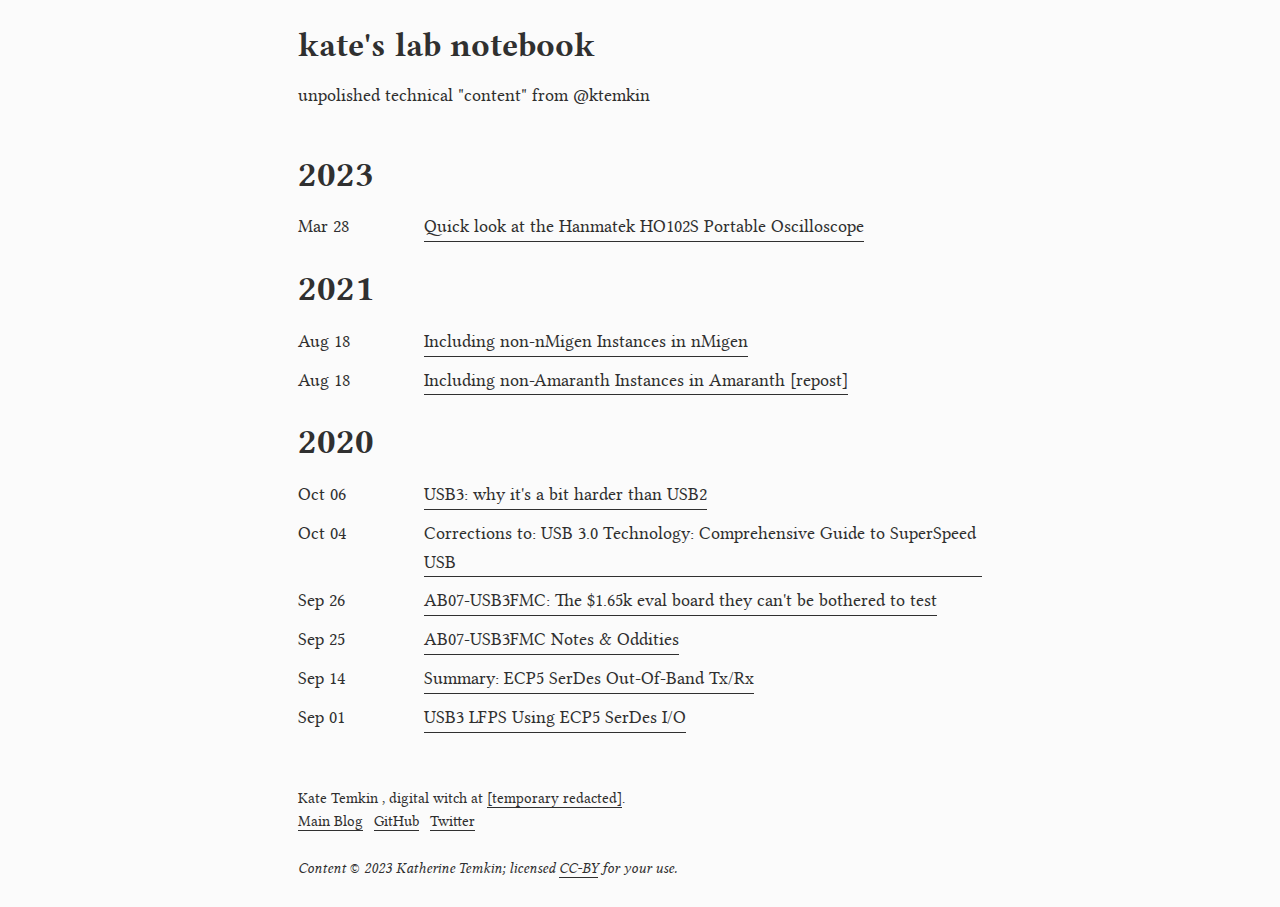
<file: index.html>
<!DOCTYPE html>
<html lang="en-us">

<head>
  <meta charset="utf-8">
  <meta name="generator" content="Hugo 0.62.0" />

  <meta http-equiv="X-UA-Compatible" content="IE=edge">
  <meta name="viewport" content="width=device-width, initial-scale=1">
  <meta name="author" content="Kate Temkin">
  <meta property="og:url" content="/">

  <title>kate&#39;s lab notebook</title>
  <meta property="og:title" content="kate&#39;s lab notebook">
  <meta property="og:type" content="website">
  <meta name="description" content="unpolished technical &#34;content&#34; from @ktemkin">

  <link rel="stylesheet" href="https://fonts.googleapis.com/css?family=Source+Code+Pro|Arvo:400,700">
  <link rel="stylesheet" href="/css/highlight.css">
  <link rel="stylesheet" href="/css/journal.css">
  <link href="/index.xml" rel="alternate" type="application/rss+xml" title="kate&#39;s lab notebook">

</head>

<body>
  <div class="container">

    <header class="site-header">
      <h1>kate&#39;s lab notebook</h1>
      <p>unpolished technical &#34;content&#34; from @ktemkin</p>
    </header>


  <article class="posts">

    <section>
      <h2>2023</h2>

      <ol>
        <li>
          <time datetime="2023-03-28 11:38:39 -0600">Mar 28</time>
          <a href="/post/hanmatek-ho102s/">Quick look at the Hanmatek HO102S Portable Oscilloscope</a>
        </li>
      </ol>
    </section>
    <section>
      <h2>2021</h2>

      <ol>
        <li>
          <time datetime="2021-08-18 04:30:18 -0600">Aug 18</time>
          <a href="/post/nmigen-instance/">Including non-nMigen Instances in nMigen</a>
        </li><li>
          <time datetime="2021-08-18 04:30:18 -0600">Aug 18</time>
          <a href="/post/amaranth-instance/">Including non-Amaranth Instances in Amaranth [repost]</a>
        </li>
      </ol>
    </section>
    <section>
      <h2>2020</h2>

      <ol>
        <li>
          <time datetime="2020-10-06 16:05:23 -0600">Oct 06</time>
          <a href="/post/why-is-usb3-harder/">USB3: why it&#39;s a bit harder than USB2</a>
        </li><li>
          <time datetime="2020-10-04 17:10:55 -0600">Oct 04</time>
          <a href="/post/mindshare-usb3/">Corrections to: USB 3.0 Technology: Comprehensive Guide to SuperSpeed USB</a>
        </li><li>
          <time datetime="2020-09-26 07:06:39 -0600">Sep 26</time>
          <a href="/post/ab07-usb3fmc-wtf/">AB07-USB3FMC: The $1.65k eval board they can&#39;t be bothered to test</a>
        </li><li>
          <time datetime="2020-09-25 21:34:32 -0600">Sep 25</time>
          <a href="/post/ab07-usb3fmc/">AB07-USB3FMC Notes &amp; Oddities</a>
        </li><li>
          <time datetime="2020-09-14 10:04:21 -0600">Sep 14</time>
          <a href="/post/serdes-oob/">Summary: ECP5 SerDes Out-Of-Band Tx/Rx</a>
        </li><li>
          <time datetime="2020-09-01 11:38:10 -0600">Sep 01</time>
          <a href="/post/serdes-lfps/">USB3 LFPS Using ECP5 SerDes I/O</a>
        </li>
      </ol>
    </section>
    

  </article>


      <footer class="site-footer">
        <span itemscope itemtype="http://schema.org/Person">
          <link itemprop="url" href="/">
          <span itemprop="name">Kate Temkin</span>

          <span>,</span>
          <span itemprop="jobTitle">digital witch</span> at
          <span itemprop="memberOf" itemscope itemtype="http://schema.org/Organization"><a itemprop="url" href="http://ktemk.in"><span itemprop="name">[temporary redacted]</span></a>.</span><br>

          <a itemprop="sameAs" href="https://ktemk.in" title="Main Blog">Main Blog</a>


          <a itemprop="sameAs" href="https://github.com/ktemkin" title="GitHub">GitHub</a>

          <a itemprop="sameAs" href="https://twitter.com/ktemkin" title="Twitter">Twitter</a>

          
        </span>

        

        <br>
        <br>
        <span itemprop="copyright"><i>Content &copy; 2023 Katherine Temkin; licensed <a href="https://creativecommons.org/licenses/by/2.0/">CC-BY</a> for your use.</i></span>

      </footer>
    </div>

  <script src="/js/highlight.pack.js"></script>
  <script>hljs.initHighlightingOnLoad();</script>

  </body>
</html>
</file>
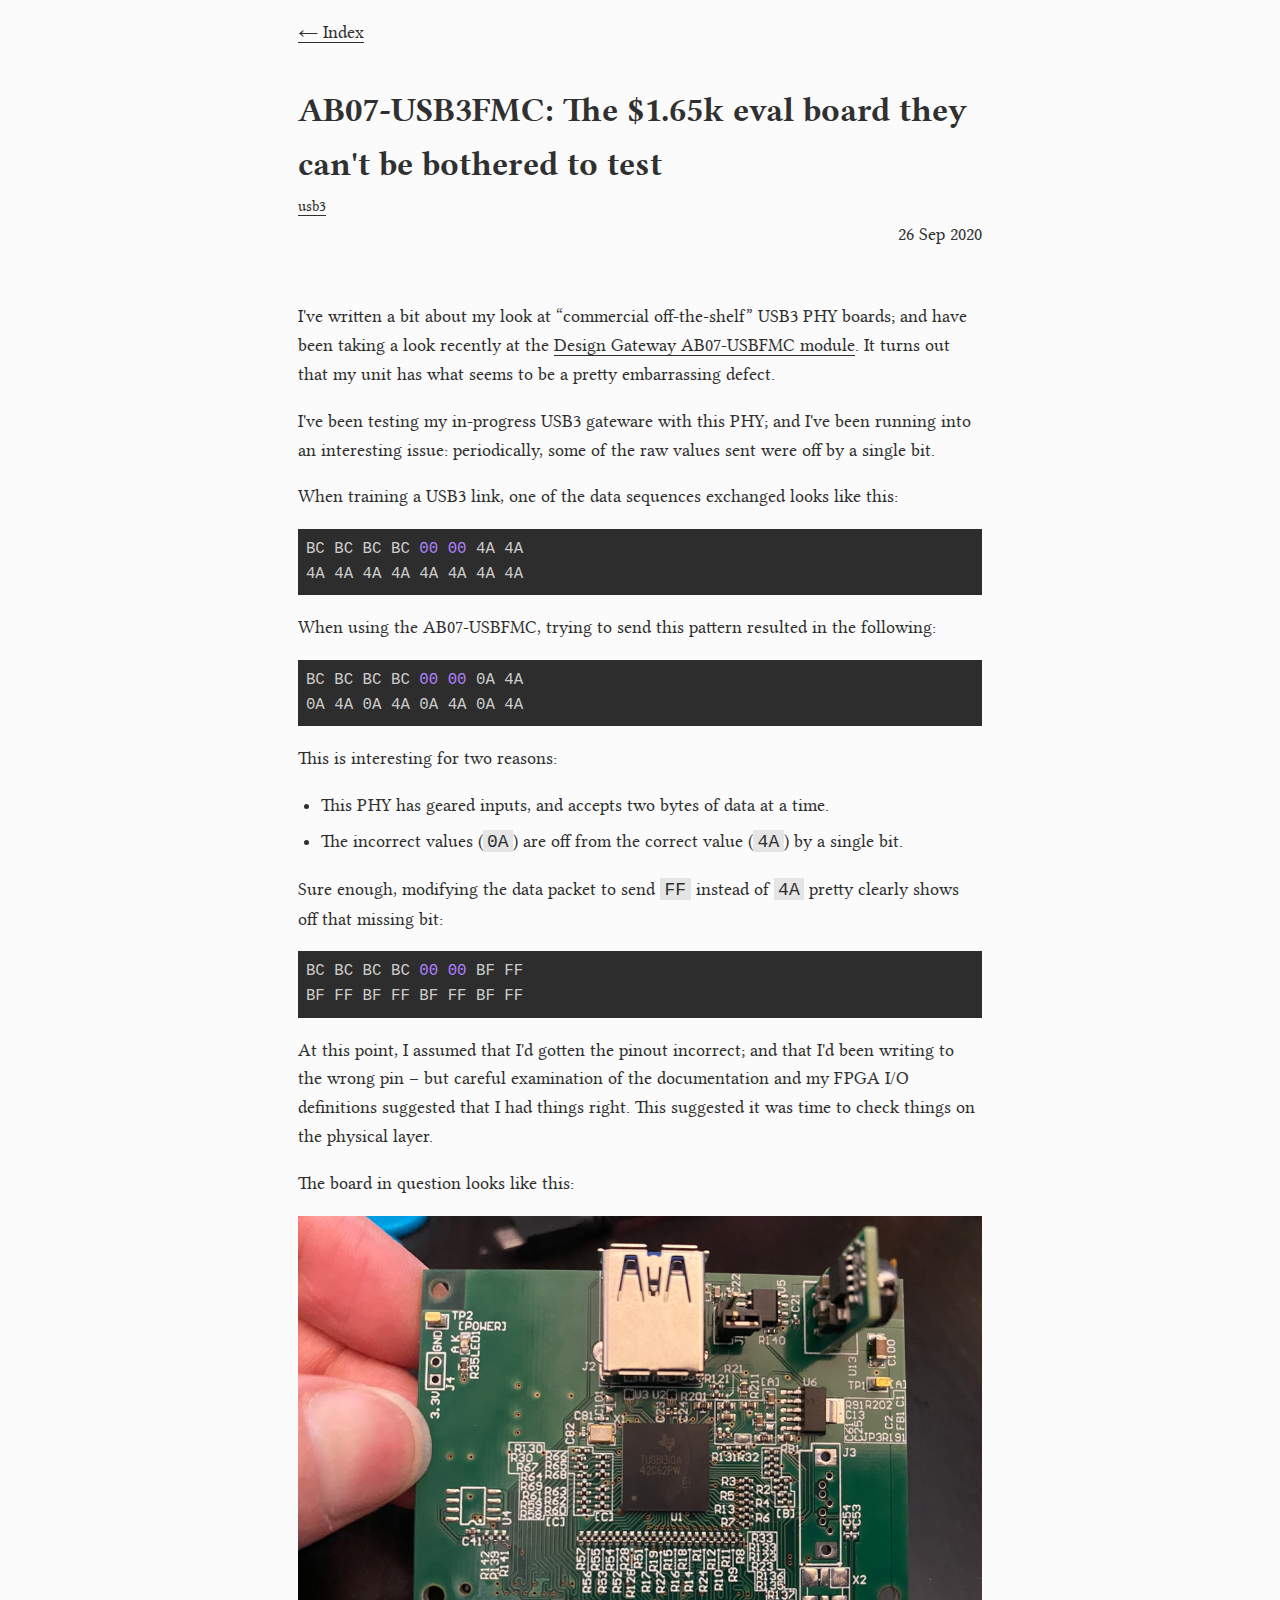
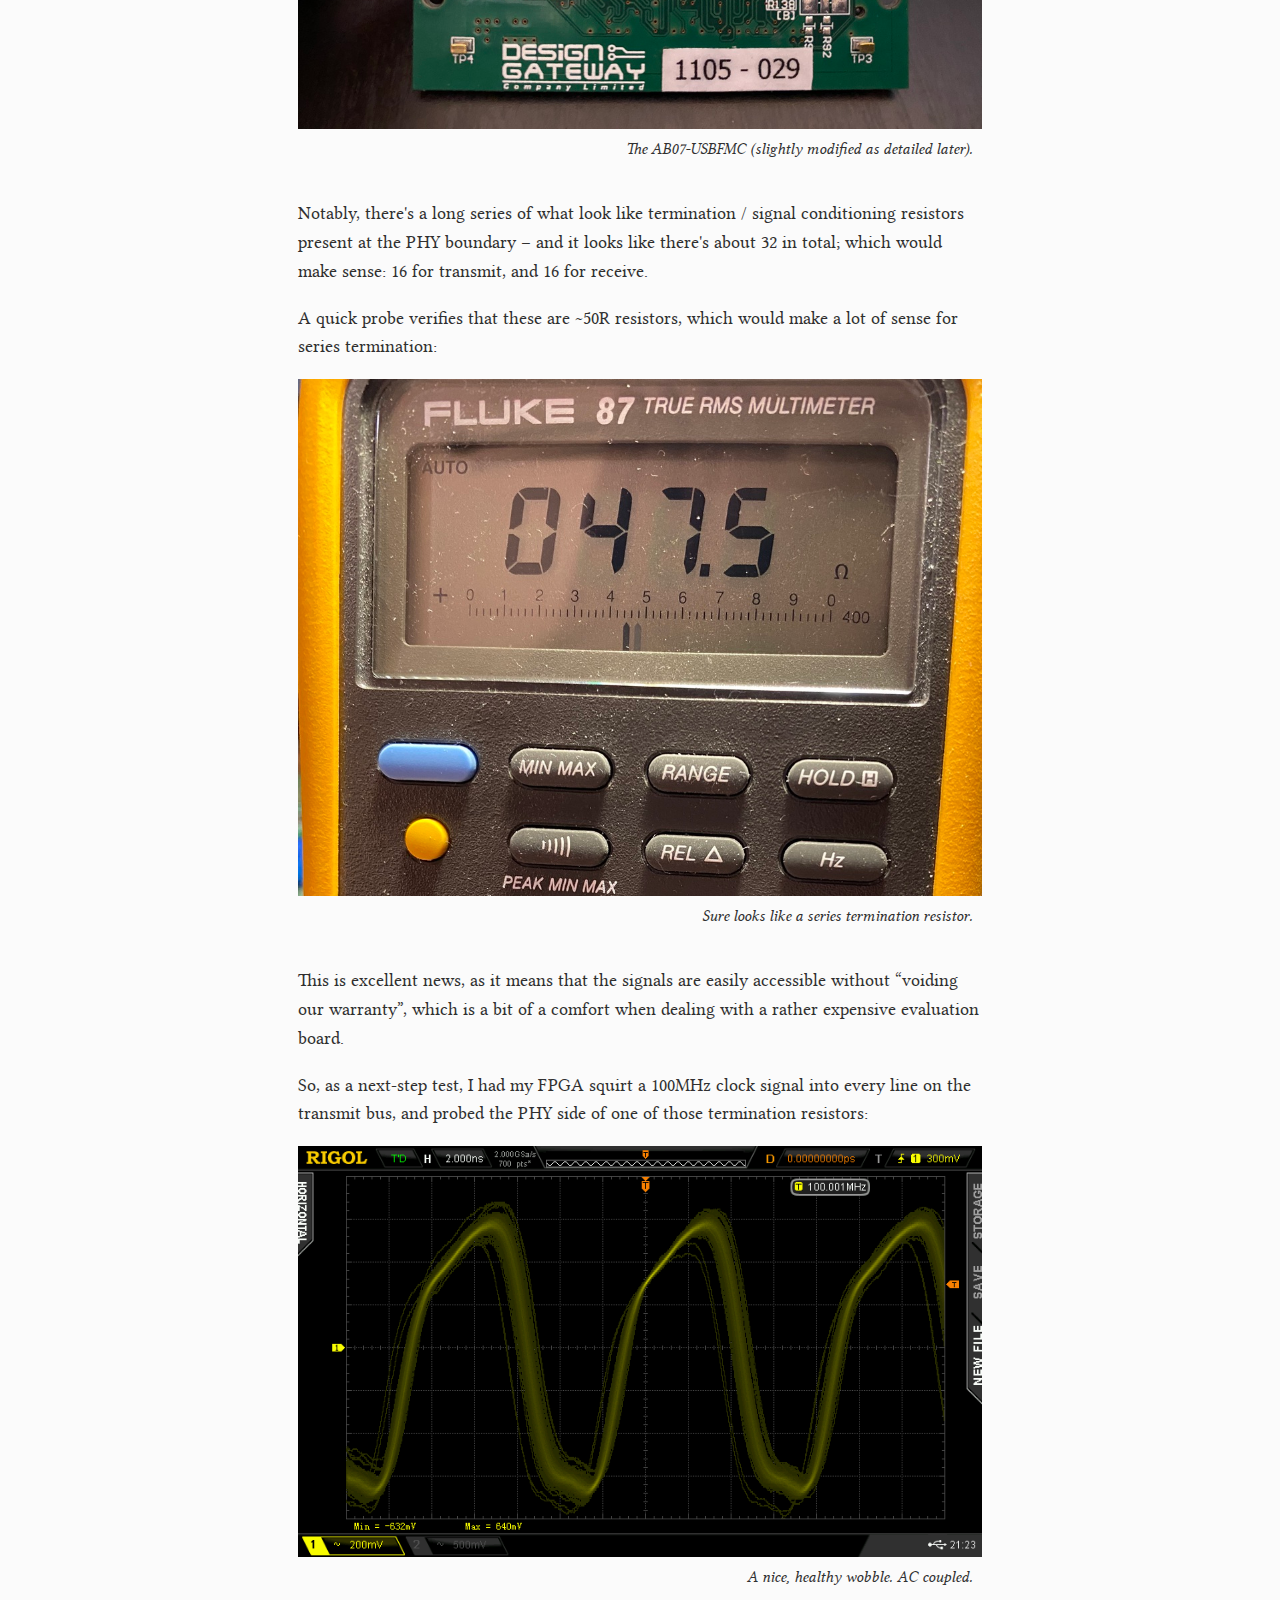
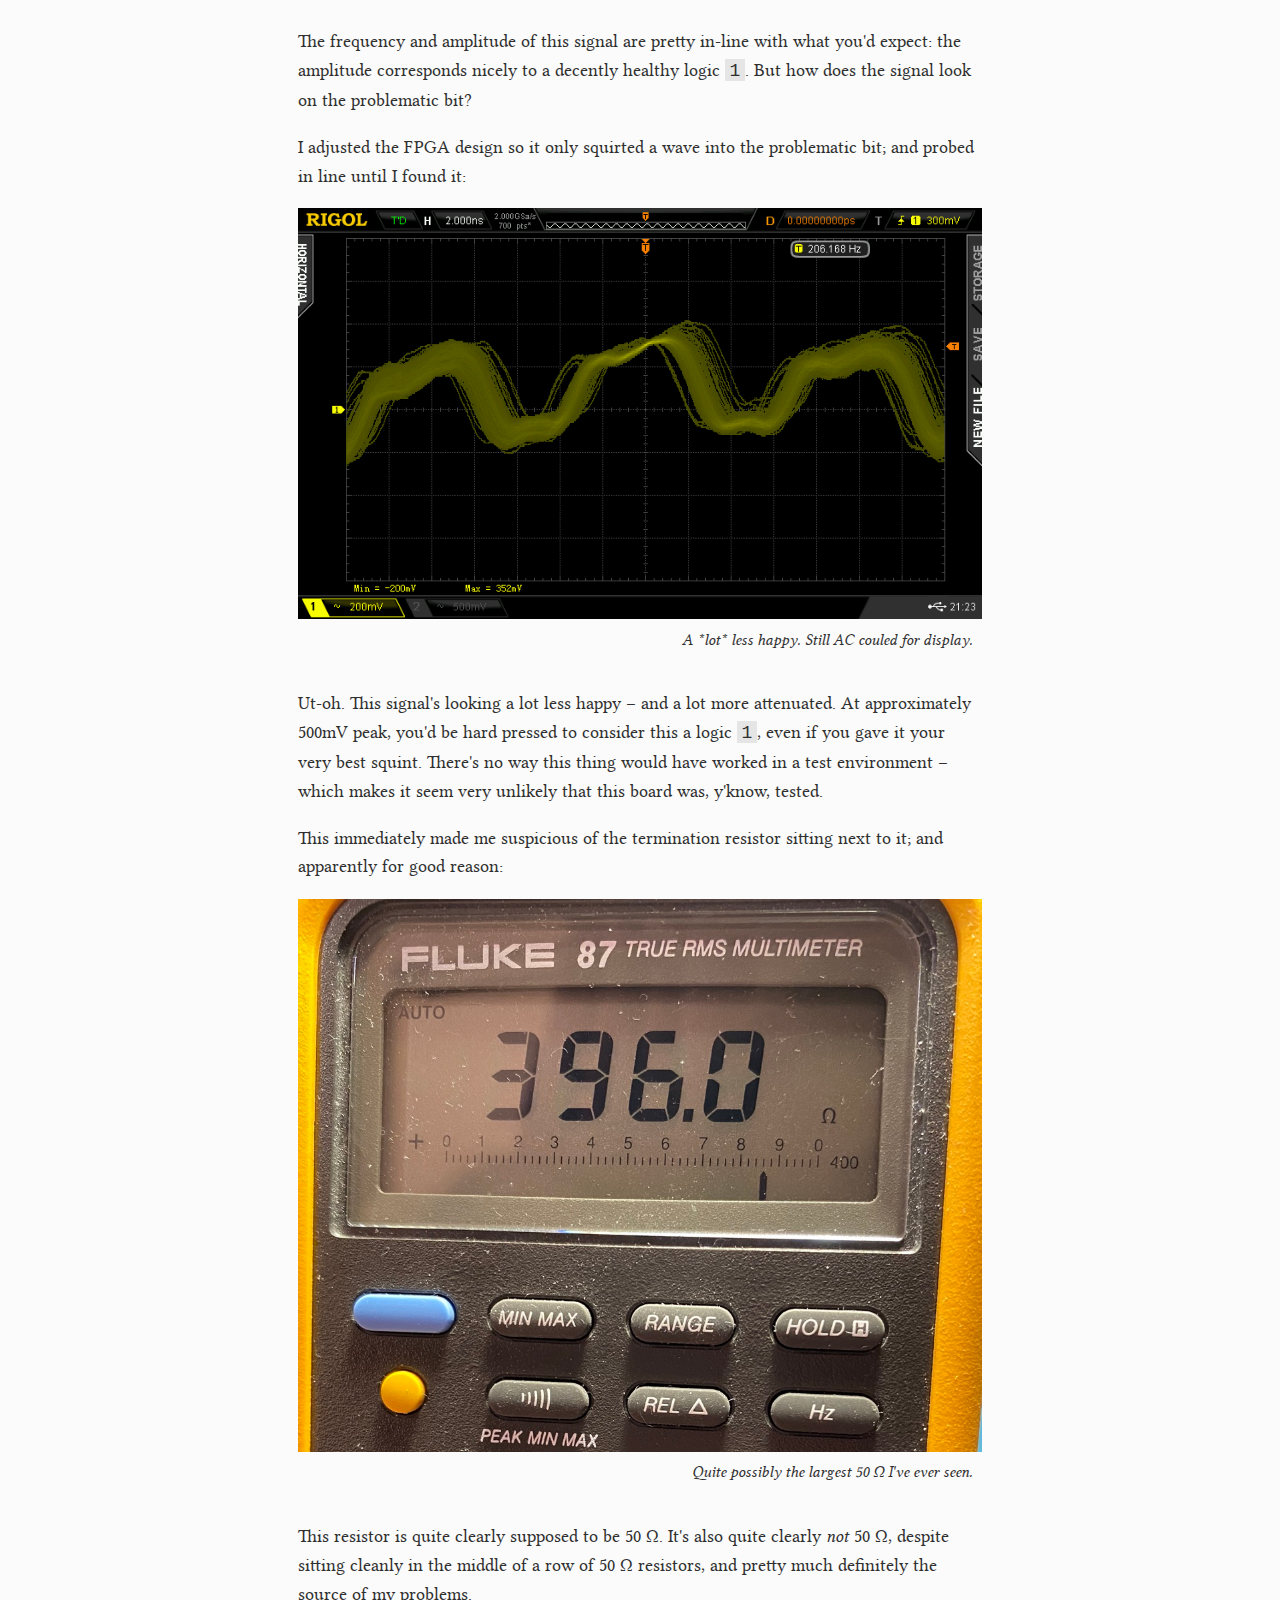
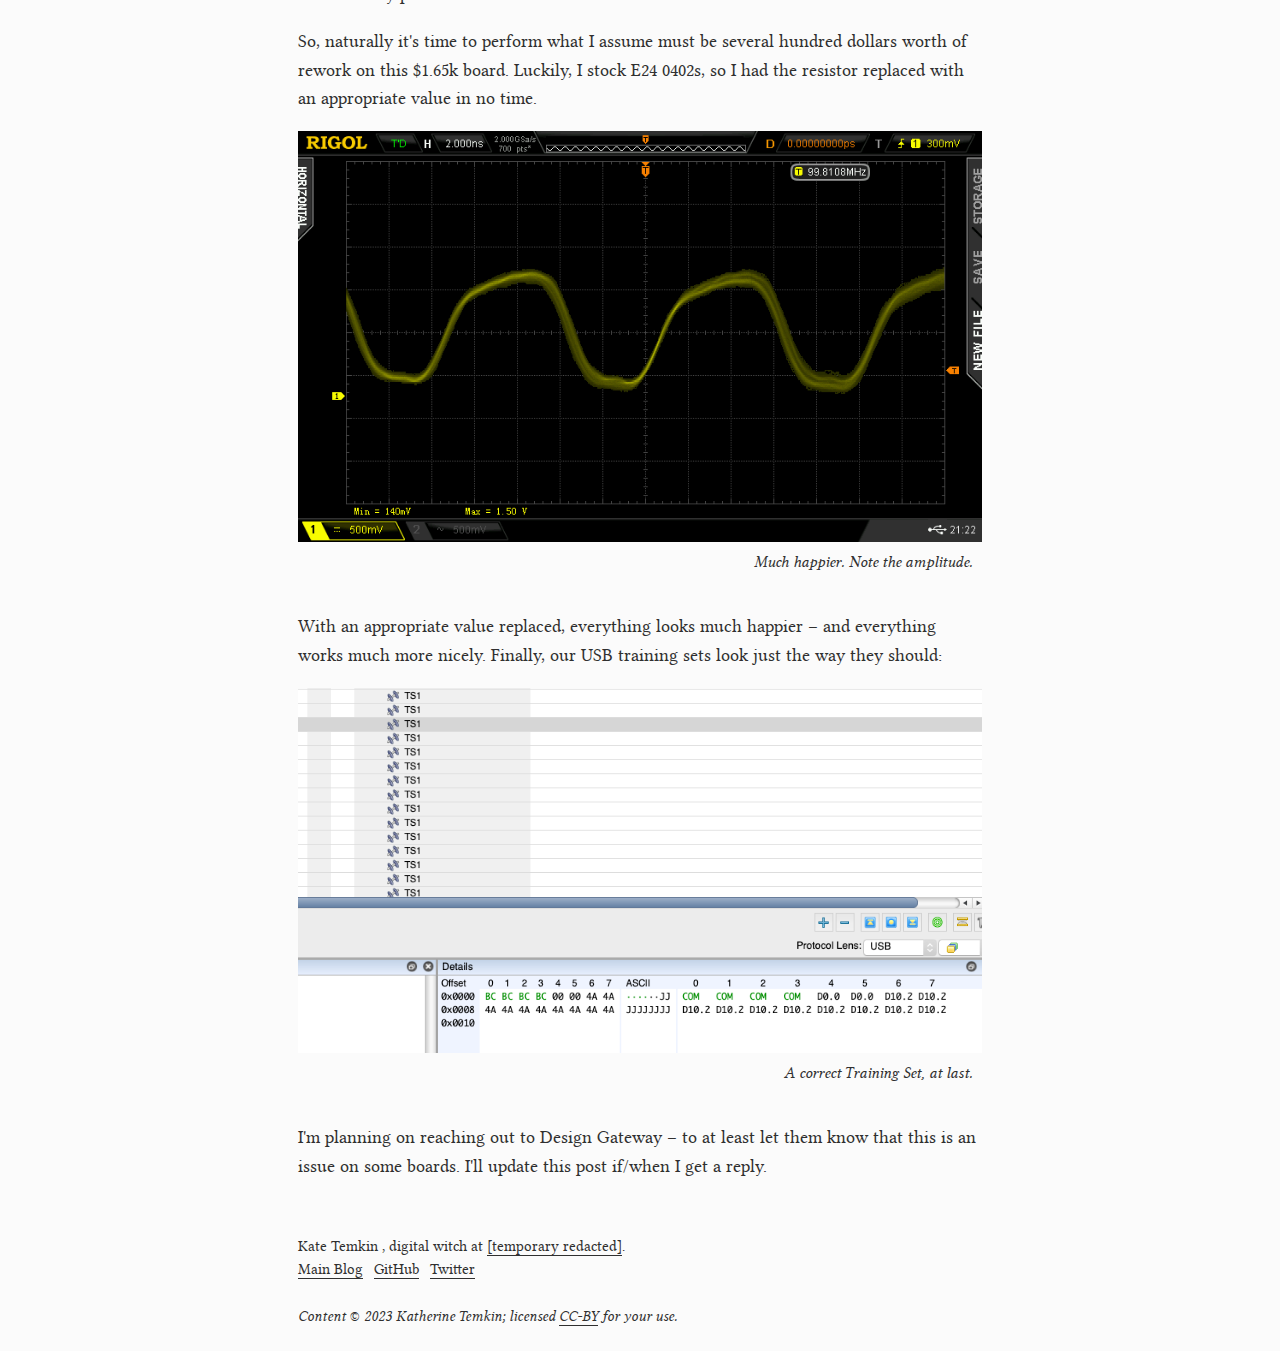
<file: post/ab07-usb3fmc-wtf/index.html>
<!DOCTYPE html>
<html lang="en-us">

<head>
  <meta charset="utf-8">
  <meta name="generator" content="Hugo 0.62.0" />

  <meta http-equiv="X-UA-Compatible" content="IE=edge">
  <meta name="viewport" content="width=device-width, initial-scale=1">
  <meta name="author" content="Kate Temkin">
  <meta property="og:url" content="/post/ab07-usb3fmc-wtf/">

  <title>AB07-USB3FMC: The $1.65k eval board they can&#39;t be bothered to test - kate&#39;s lab notebook</title>
  <meta property="og:title" content="AB07-USB3FMC: The $1.65k eval board they can&#39;t be bothered to test - kate&#39;s lab notebook">
  <meta property="og:type" content="article">
  <meta name="description" content="">

  <link rel="stylesheet" href="https://fonts.googleapis.com/css?family=Source+Code+Pro|Arvo:400,700">
  <link rel="stylesheet" href="/css/highlight.css">
  <link rel="stylesheet" href="/css/journal.css">
  <link href="/index.xml" rel="alternate" type="application/rss+xml" title="kate&#39;s lab notebook">

</head>

<body>
  <div class="container">

    <nav class="site-nav">
      <a href="/">Index</a>
    </nav>


  <article class="post">
    <header class="post-header">
      <h1 class="post-title">AB07-USB3FMC: The $1.65k eval board they can&#39;t be bothered to test</h1>
       
<span class="tags">
   <a itemprop="sameAs" href="/tags/usb3/">usb3</a>  </span>


      <time class="post-date" datetime="2020-09-26 07:06:39 -0600">26 Sep 2020</time>
    </header>

    <p>I've written a bit about my look at &ldquo;commercial off-the-shelf&rdquo; USB3 PHY boards; and have been
taking a look recently at the <a href="https://www.mouser.com/ProductDetail/Design-Gateway/AB07-USB3FMC?qs=5aG0NVq1C4wWGaHs8Oqcww%3D%3D">Design Gateway AB07-USBFMC module</a>. It turns out that my unit has what seems to be a pretty
embarrassing defect.</p>
<p>I've been testing my in-progress USB3 gateware with this PHY; and I've been running into an
interesting issue: periodically, some of the raw values sent were off by a single bit.</p>
<p>When training a USB3 link, one of the data sequences exchanged looks like this:</p>
<div class="highlight"><pre style="color:#f8f8f2;background-color:#272822;-moz-tab-size:4;-o-tab-size:4;tab-size:4"><code class="language-sh" data-lang="sh">BC BC BC BC <span style="color:#ae81ff">00</span> <span style="color:#ae81ff">00</span> 4A 4A 
4A 4A 4A 4A 4A 4A 4A 4A 
</code></pre></div><p>When using the AB07-USBFMC, trying to send this pattern resulted in the following:</p>
<div class="highlight"><pre style="color:#f8f8f2;background-color:#272822;-moz-tab-size:4;-o-tab-size:4;tab-size:4"><code class="language-sh" data-lang="sh">BC BC BC BC <span style="color:#ae81ff">00</span> <span style="color:#ae81ff">00</span> 0A 4A
0A 4A 0A 4A 0A 4A 0A 4A
</code></pre></div><p>This is interesting for two reasons:</p>
<ul>
<li>This PHY has geared inputs, and accepts two bytes of data at a time.</li>
<li>The incorrect values (<code>0A</code>) are off from the correct value (<code>4A</code>) by a single bit.</li>
</ul>
<p>Sure enough, modifying the data packet to send <code>FF</code> instead of <code>4A</code> pretty clearly shows off that missing bit:</p>
<div class="highlight"><pre style="color:#f8f8f2;background-color:#272822;-moz-tab-size:4;-o-tab-size:4;tab-size:4"><code class="language-sh" data-lang="sh">BC BC BC BC <span style="color:#ae81ff">00</span> <span style="color:#ae81ff">00</span> BF FF
BF FF BF FF BF FF BF FF
</code></pre></div><p>At this point, I assumed that I'd gotten the pinout incorrect; and that I'd been writing to the wrong pin &ndash;
but careful examination of the documentation and my FPGA I/O definitions suggested that I had things right.
This suggested it was time to check things on the physical layer.</p>
<p>The board in question looks like this:</p>
<figure>
    <img src="/post-media/ab07-usb3fmc-wtf/board.jpg"
         alt="The PHY board, which features a notable long span of resistors, neatly tucked in parallel."/> <figcaption>
            <h4>The AB07-USBFMC (slightly modified as detailed later).</h4>
        </figcaption>
</figure>

<p>Notably, there's a long series of what look like termination / signal conditioning resistors present at
the PHY boundary &ndash; and it looks like there's about 32 in total; which would make sense: 16 for transmit,
and 16 for receive.</p>
<p>A quick probe verifies that these are ~50R resistors, which would make a lot of sense for series termination:</p>
<figure>
    <img src="/post-media/ab07-usb3fmc-wtf/50r.jpg"
         alt="Multimeter showing a measurement of 47.5 ohms."/> <figcaption>
            <h4>Sure looks like a series termination resistor.</h4>
        </figcaption>
</figure>

<p>This is excellent news, as it means that the signals are easily accessible without &ldquo;voiding our warranty&rdquo;,
which is a bit of a comfort when dealing with a rather expensive evaluation board.</p>
<p>So, as a next-step test, I had my FPGA squirt a 100MHz clock signal into every line on the transmit bus,
and probed the PHY side of one of those termination resistors:</p>
<figure>
    <img src="/post-media/ab07-usb3fmc-wtf/phy_tx_healthy.png"
         alt="A somewhat-rounded square wave, consistent with probing a 100MHz clock."/> <figcaption>
            <h4>A nice, healthy wobble. AC coupled.</h4>
        </figcaption>
</figure>

<p>The frequency and amplitude of this signal are pretty in-line with what you'd expect: the amplitude corresponds
nicely to a decently healthy logic <code>1</code>. But how does the signal look on the problematic bit?</p>
<p>I adjusted the FPGA design so it only squirted a wave into the problematic bit; and probed in line until I found it:</p>
<figure>
    <img src="/post-media/ab07-usb3fmc-wtf/phy_tx_unhealthy.png"
         alt="A somewhat-rounded square wave, consistent with probing a 100MHz clock."/> <figcaption>
            <h4>A *lot* less happy. Still AC couled for display.</h4>
        </figcaption>
</figure>

<p>Ut-oh. This signal's looking a lot less happy &ndash; and a lot more attenuated. At approximately 500mV peak,
you'd be hard pressed to consider this a logic <code>1</code>, even if you gave it your very best squint. There's no way
this thing would have worked in a test environment &ndash; which makes it seem very unlikely that this board was, y'know,
tested.</p>
<p>This immediately made me suspicious of the termination resistor sitting next to it; and apparently for good reason:</p>
<figure>
    <img src="/post-media/ab07-usb3fmc-wtf/larger_50r.jpg"
         alt="Multimeter showing a measurement of 396.0 ohms."/> <figcaption>
            <h4>Quite possibly the largest 50 Ω I&#39;ve ever seen.</h4>
        </figcaption>
</figure>

<p>This resistor is quite clearly supposed to be 50 Ω. It's also quite clearly <em>not</em> 50 Ω, despite sitting cleanly
in the middle of a row of 50 Ω resistors, and pretty much definitely the source of my problems.</p>
<p>So, naturally it's time to perform what I assume must be several hundred dollars worth of rework on this $1.65k board.
Luckily, I stock E24 0402s, so I had the resistor replaced with an appropriate value in no time.</p>
<figure>
    <img src="/post-media/ab07-usb3fmc-wtf/happier.png"
         alt="Oscilloscope display of a corrected waveform."/> <figcaption>
            <h4>Much happier. Note the amplitude.</h4>
        </figcaption>
</figure>

<p>With an appropriate value replaced, everything looks much happier &ndash; and everything works much more nicely.
Finally, our USB training sets look just the way they should:</p>
<figure>
    <img src="/post-media/ab07-usb3fmc-wtf/yay.png"
         alt="Analyzer display showing the correct value of our training set."/> <figcaption>
            <h4>A correct Training Set, at last.</h4>
        </figcaption>
</figure>

<p>I'm planning on reaching out to Design Gateway &ndash; to at least let them know that this is an issue on some boards.
I'll update this post if/when I get a reply.</p>


  </article>


      <footer class="site-footer">
        <span itemscope itemtype="http://schema.org/Person">
          <link itemprop="url" href="/">
          <span itemprop="name">Kate Temkin</span>

          <span>,</span>
          <span itemprop="jobTitle">digital witch</span> at
          <span itemprop="memberOf" itemscope itemtype="http://schema.org/Organization"><a itemprop="url" href="http://ktemk.in"><span itemprop="name">[temporary redacted]</span></a>.</span><br>

          <a itemprop="sameAs" href="https://ktemk.in" title="Main Blog">Main Blog</a>


          <a itemprop="sameAs" href="https://github.com/ktemkin" title="GitHub">GitHub</a>

          <a itemprop="sameAs" href="https://twitter.com/ktemkin" title="Twitter">Twitter</a>

          
        </span>

        

        <br>
        <br>
        <span itemprop="copyright"><i>Content &copy; 2023 Katherine Temkin; licensed <a href="https://creativecommons.org/licenses/by/2.0/">CC-BY</a> for your use.</i></span>

      </footer>
    </div>

  <script src="/js/highlight.pack.js"></script>
  <script>hljs.initHighlightingOnLoad();</script>

  </body>
</html>
</file>
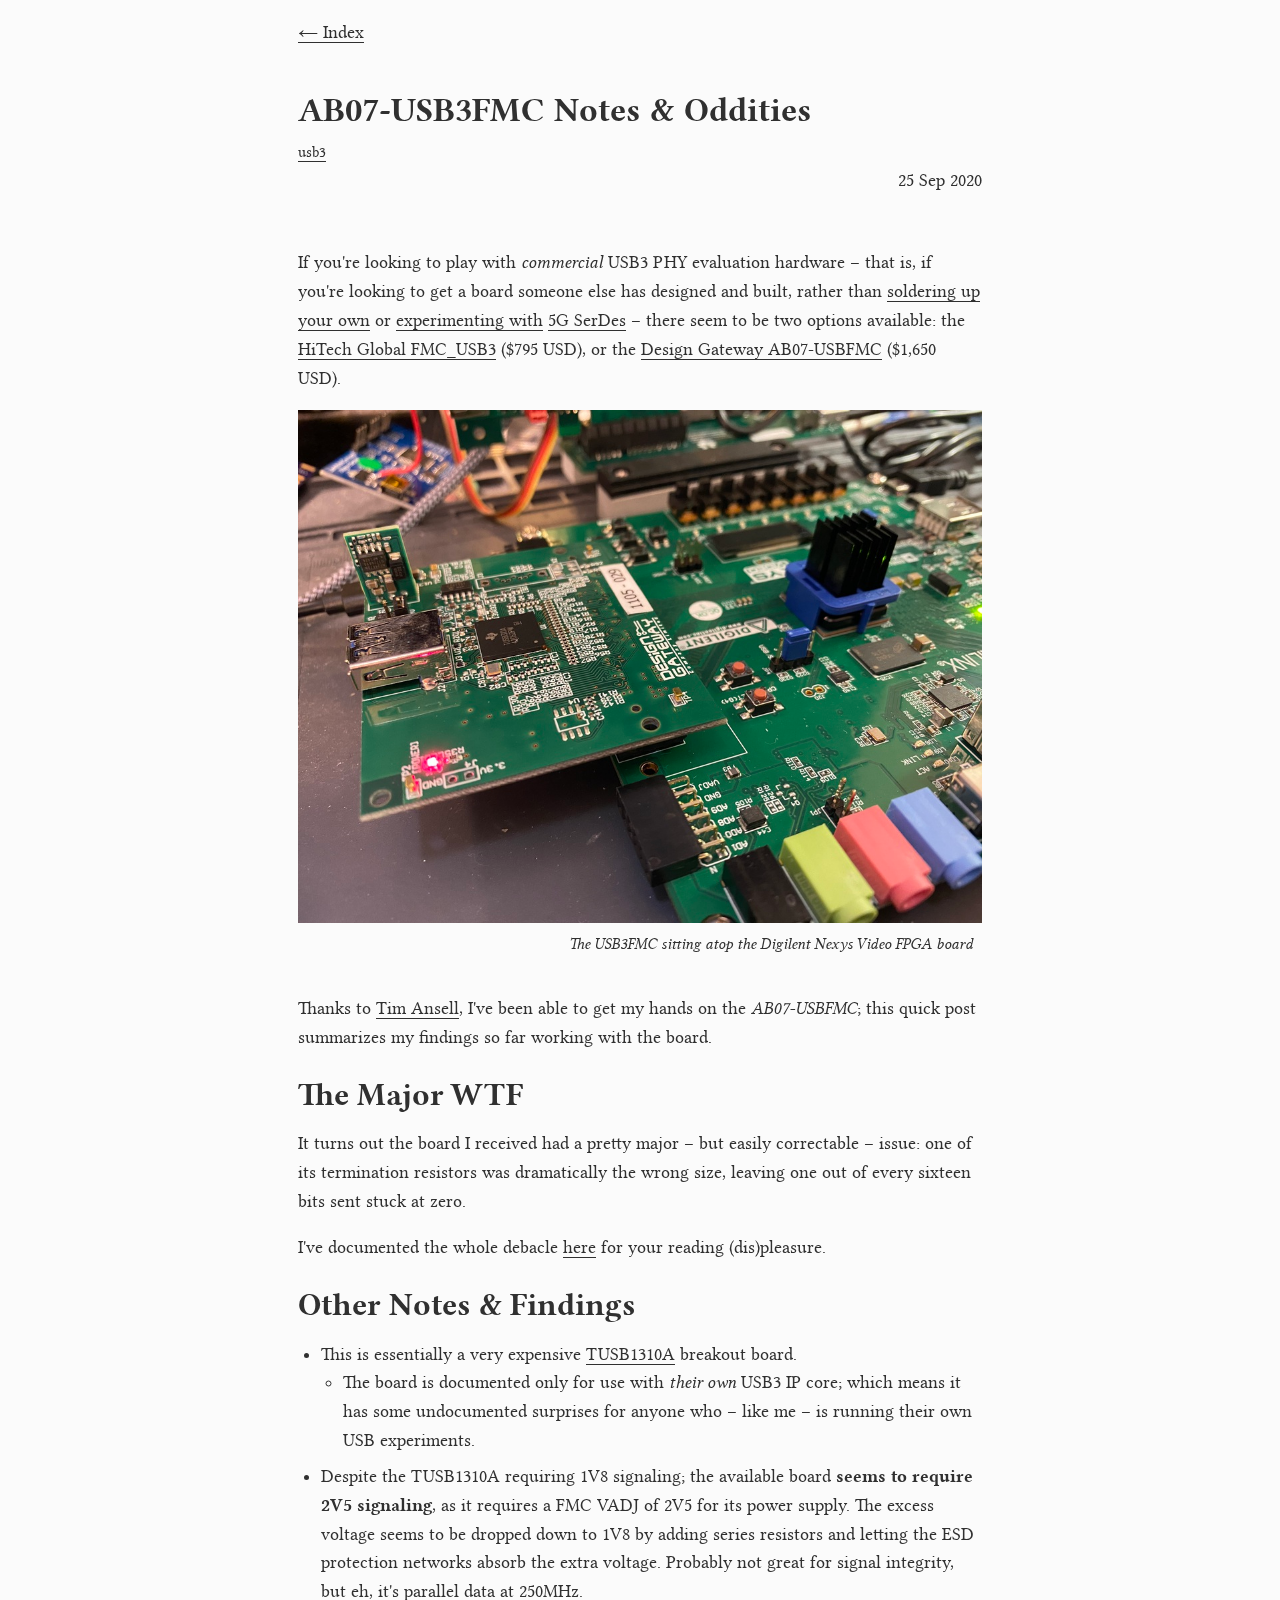
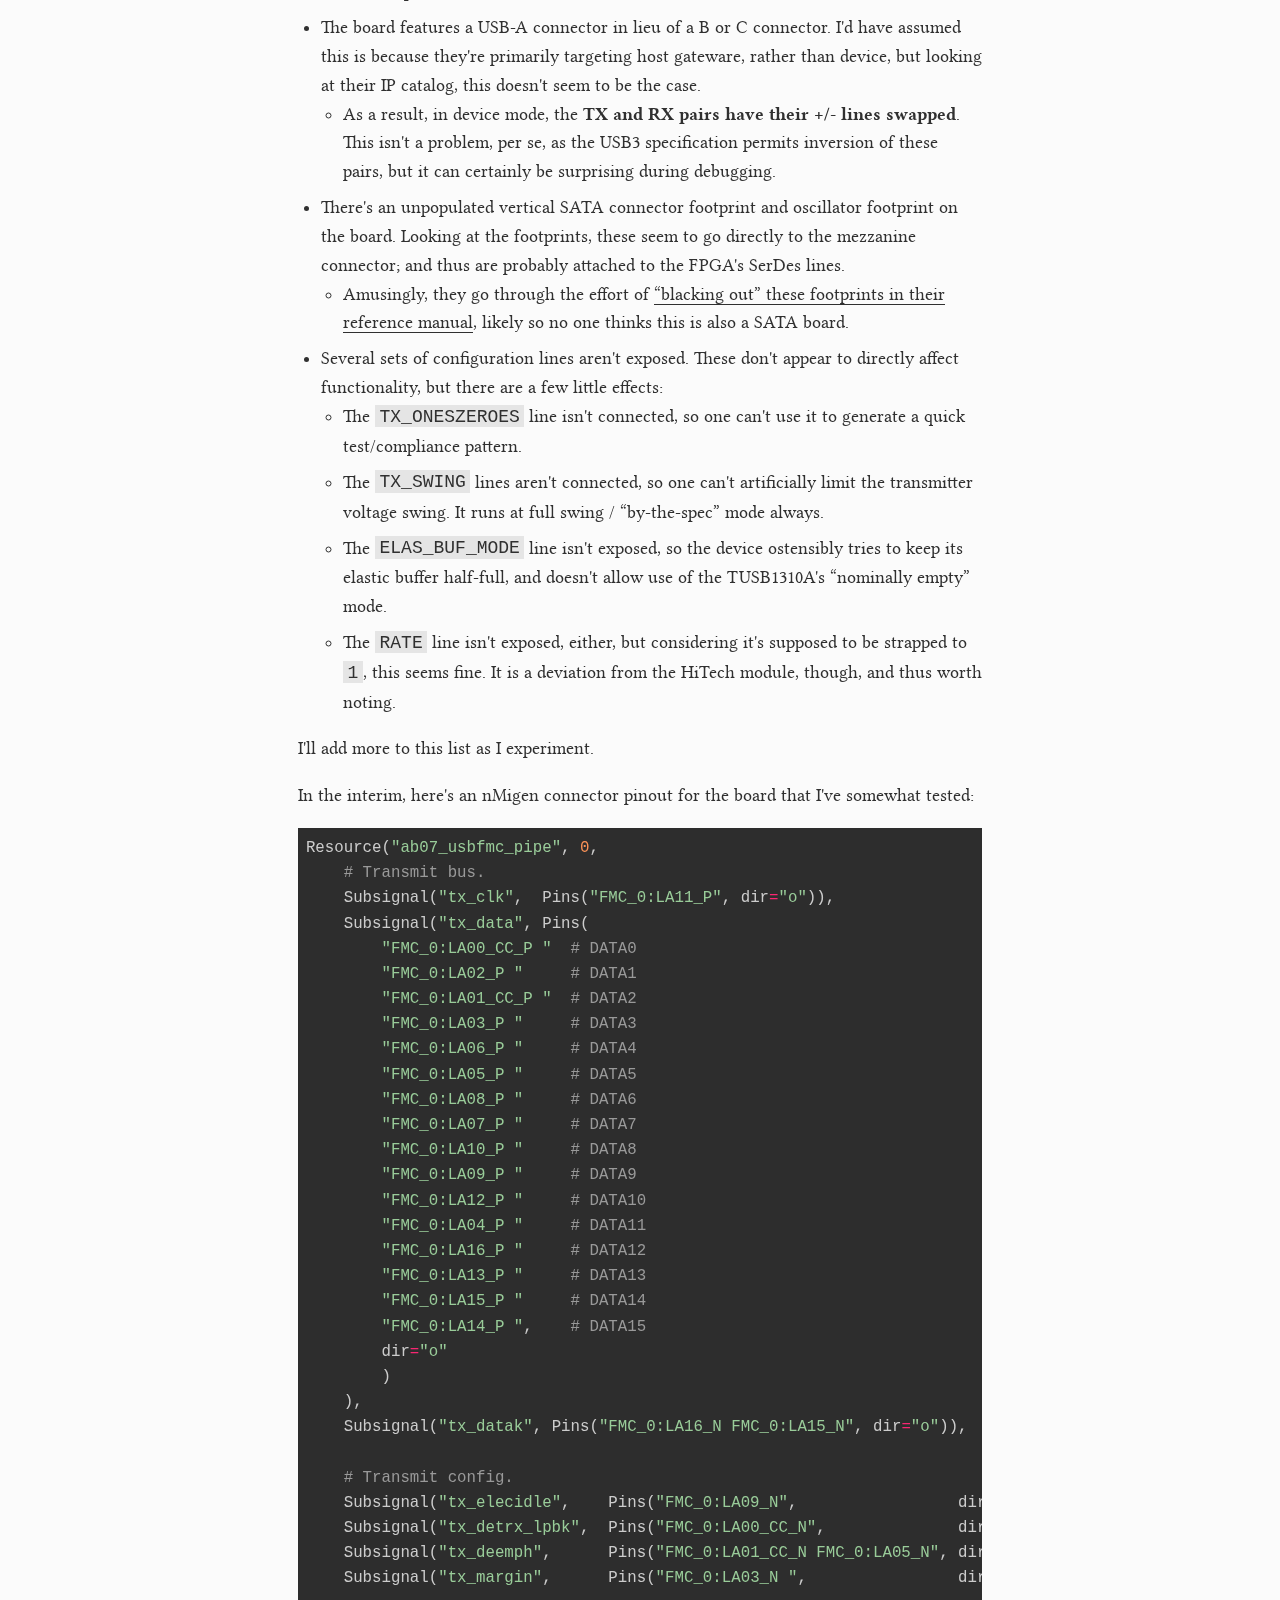
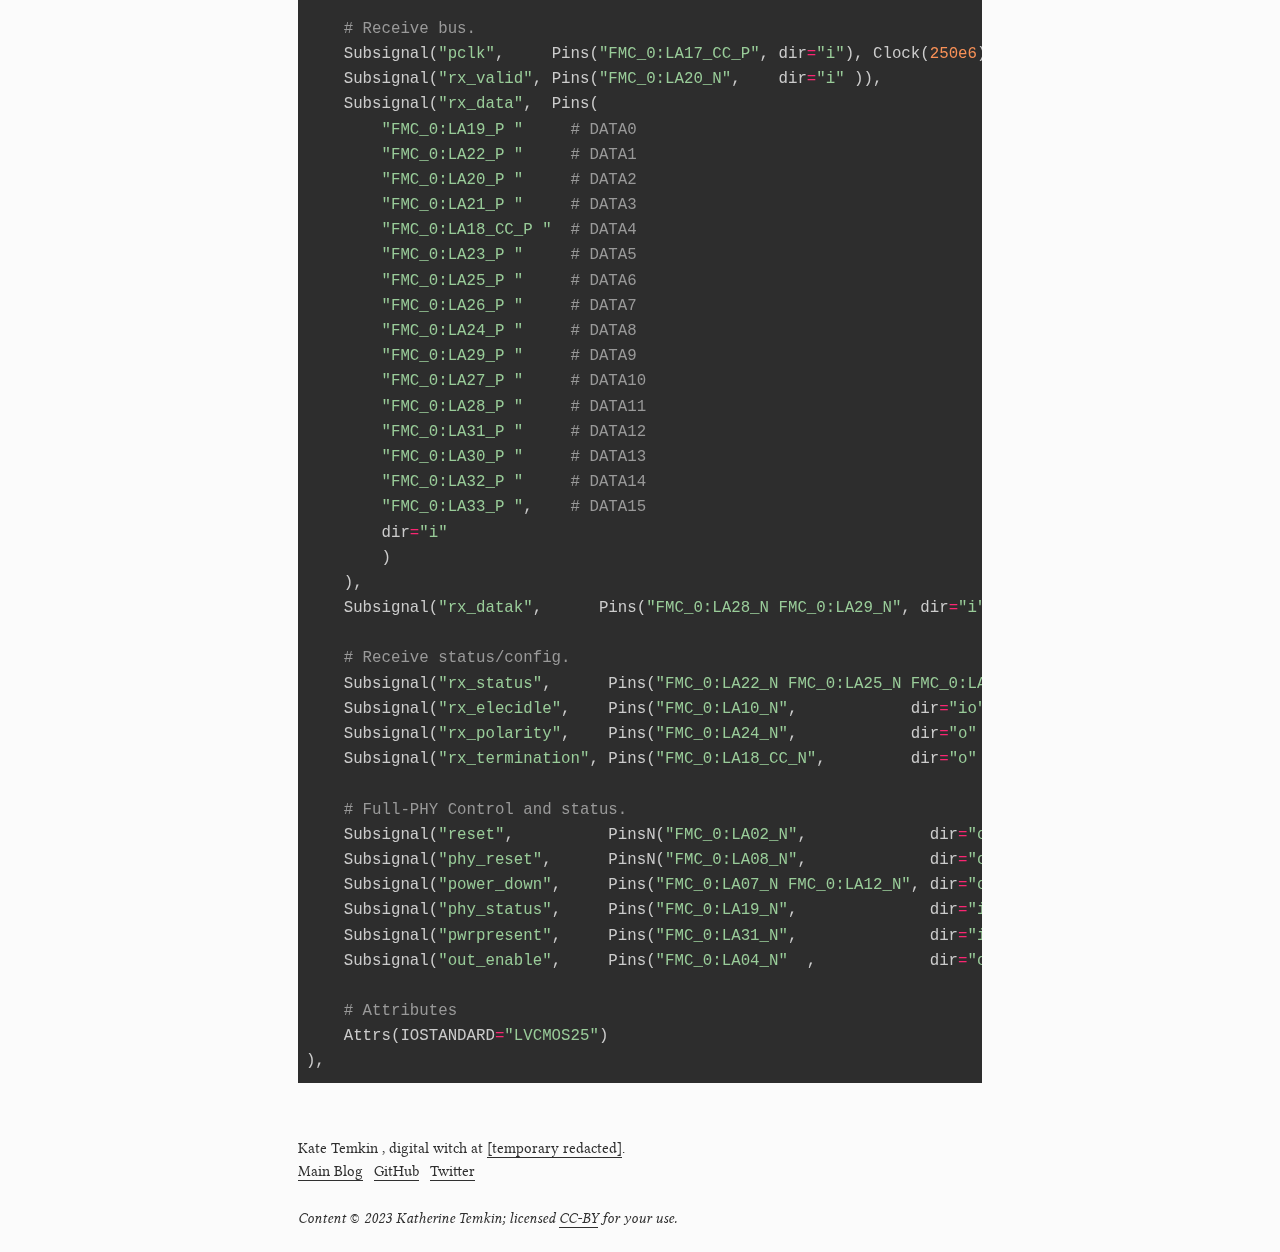
<file: post/ab07-usb3fmc/index.html>
<!DOCTYPE html>
<html lang="en-us">

<head>
  <meta charset="utf-8">
  <meta name="generator" content="Hugo 0.62.0" />

  <meta http-equiv="X-UA-Compatible" content="IE=edge">
  <meta name="viewport" content="width=device-width, initial-scale=1">
  <meta name="author" content="Kate Temkin">
  <meta property="og:url" content="/post/ab07-usb3fmc/">

  <title>AB07-USB3FMC Notes &amp; Oddities - kate&#39;s lab notebook</title>
  <meta property="og:title" content="AB07-USB3FMC Notes &amp; Oddities - kate&#39;s lab notebook">
  <meta property="og:type" content="article">
  <meta name="description" content="">

  <link rel="stylesheet" href="https://fonts.googleapis.com/css?family=Source+Code+Pro|Arvo:400,700">
  <link rel="stylesheet" href="/css/highlight.css">
  <link rel="stylesheet" href="/css/journal.css">
  <link href="/index.xml" rel="alternate" type="application/rss+xml" title="kate&#39;s lab notebook">

</head>

<body>
  <div class="container">

    <nav class="site-nav">
      <a href="/">Index</a>
    </nav>


  <article class="post">
    <header class="post-header">
      <h1 class="post-title">AB07-USB3FMC Notes &amp; Oddities</h1>
       
<span class="tags">
   <a itemprop="sameAs" href="/tags/usb3/">usb3</a>  </span>


      <time class="post-date" datetime="2020-09-25 21:34:32 -0600">25 Sep 2020</time>
    </header>

    <p>If you're looking to play with <em>commercial</em> USB3 PHY evaluation hardware &ndash; that is, if you're looking to get a
board someone else has designed and built, rather than <a href="https://github.com/mossmann/daisho">soldering up your own</a> or <a href="https://github.com/enjoy-digital/usb3_pipe">experimenting with</a>
<a href="https://github.com/greatscottgadgets/luna/tree/master/luna/gateware/interface/serdes_phy">5G SerDes</a> &ndash; there seem
to be two options available: the <a href="http://www.hitechglobal.com/FMCModules/FMC_USB3.htm">HiTech Global FMC_USB3</a> ($795 USD),
or the <a href="https://www.mouser.com/ProductDetail/Design-Gateway/AB07-USB3FMC?qs=sGAEpiMZZMu3sxpa5v1qrv1geWH1899TAy5w93UhpbE%3D">Design Gateway AB07-USBFMC</a> ($1,650 USD).</p>
<figure>
    <img src="/post-media/ab07-usb3fmc/usb3_fmc.jpg"
         alt="the USB3FMC carrier board is mounted atop another FPGA board"/> <figcaption>
            <h4>The USB3FMC sitting atop the Digilent Nexys Video FPGA board</h4>
        </figcaption>
</figure>

<p>Thanks to <a href="https://twitter.com/mithro/">Tim Ansell</a>, I've been able to get my hands on the <em>AB07-USBFMC</em>; this quick
post summarizes my findings so far working with the board.</p>
<h3 id="the-major-wtf">The Major WTF</h3>
<p>It turns out the board I received had a pretty major &ndash; but easily correctable &ndash; issue: one of its termination
resistors was dramatically the wrong size, leaving one out of every sixteen bits sent stuck at zero.</p>
<p>I've documented the whole debacle <a href="/post/ab07-usb3fmc-wtf/">here</a> for your reading (dis)pleasure.</p>
<h3 id="other-notes--findings">Other Notes &amp; Findings</h3>
<ul>
<li>This is essentially a very expensive <a href="https://www.ti.com/product/TUSB1310A">TUSB1310A</a> breakout board.
<ul>
<li>The board is documented only for use with <em>their own</em> USB3 IP core; which means it has some undocumented surprises
for anyone who &ndash; like me &ndash; is running their own USB experiments.</li>
</ul>
</li>
<li>Despite the TUSB1310A requiring 1V8 signaling; the available board <strong>seems to require 2V5 signaling</strong>, as it requires
a FMC VADJ of 2V5 for its power supply. The excess voltage seems to be dropped down to 1V8 by adding series resistors
and letting the ESD protection networks absorb the extra voltage. Probably not great for signal integrity, but eh,
it's parallel data at 250MHz.</li>
<li>The board features a USB-A connector in lieu of a B or C connector. I'd have assumed this is because they're
primarily targeting host gateware, rather than device, but looking at their IP catalog, this doesn't seem to be the
case.
<ul>
<li>As a result, in device mode, the <strong>TX and RX pairs have their +/- lines swapped</strong>. This isn't a problem, per se,
as the USB3 specification permits inversion of these pairs, but it can certainly be surprising during debugging.</li>
</ul>
</li>
<li>There's an unpopulated vertical SATA connector footprint and oscillator footprint on the board. Looking at the
footprints, these seem to go directly to the mezzanine connector; and thus are probably attached to the FPGA's SerDes
lines.
<ul>
<li>Amusingly, they go through the effort of <a href="https://www.mouser.com/datasheet/2/854/AB07-USB3FMC-MAN-E-1108178.pdf">&ldquo;blacking out&rdquo; these footprints in their reference manual</a>, likely so no one thinks this is also a SATA board.</li>
</ul>
</li>
<li>Several sets of configuration lines aren't exposed. These don't appear to directly affect functionality, but there
are a few little effects:
<ul>
<li>The <code>TX_ONESZEROES</code> line isn't connected, so one can't use it to generate a quick test/compliance pattern.</li>
<li>The <code>TX_SWING</code> lines aren't connected, so one can't artificially limit the transmitter voltage swing. It runs
at full swing / &ldquo;by-the-spec&rdquo; mode always.</li>
<li>The <code>ELAS_BUF_MODE</code> line isn't exposed, so the device ostensibly tries to keep its elastic buffer half-full,
and doesn't allow use of the TUSB1310A's &ldquo;nominally empty&rdquo; mode.</li>
<li>The <code>RATE</code> line isn't exposed, either, but considering it's supposed to be strapped to <code>1</code>, this seems fine.
It is a deviation from the HiTech module, though, and thus worth noting.</li>
</ul>
</li>
</ul>
<p>I'll add more to this list as I experiment.</p>
<p>In the interim, here's an nMigen connector pinout for the board that I've somewhat tested:</p>
<div class="highlight"><pre style="color:#f8f8f2;background-color:#272822;-moz-tab-size:4;-o-tab-size:4;tab-size:4"><code class="language-py" data-lang="py">Resource(<span style="color:#e6db74"></span><span style="color:#e6db74">&#34;</span><span style="color:#e6db74">ab07_usbfmc_pipe</span><span style="color:#e6db74">&#34;</span>, <span style="color:#ae81ff">0</span>,
    <span style="color:#75715e"># Transmit bus.</span>
    Subsignal(<span style="color:#e6db74"></span><span style="color:#e6db74">&#34;</span><span style="color:#e6db74">tx_clk</span><span style="color:#e6db74">&#34;</span>,  Pins(<span style="color:#e6db74"></span><span style="color:#e6db74">&#34;</span><span style="color:#e6db74">FMC_0:LA11_P</span><span style="color:#e6db74">&#34;</span>, dir<span style="color:#f92672">=</span><span style="color:#e6db74"></span><span style="color:#e6db74">&#34;</span><span style="color:#e6db74">o</span><span style="color:#e6db74">&#34;</span>)),
    Subsignal(<span style="color:#e6db74"></span><span style="color:#e6db74">&#34;</span><span style="color:#e6db74">tx_data</span><span style="color:#e6db74">&#34;</span>, Pins(
        <span style="color:#e6db74"></span><span style="color:#e6db74">&#34;</span><span style="color:#e6db74">FMC_0:LA00_CC_P </span><span style="color:#e6db74">&#34;</span>  <span style="color:#75715e"># DATA0</span>
        <span style="color:#e6db74"></span><span style="color:#e6db74">&#34;</span><span style="color:#e6db74">FMC_0:LA02_P </span><span style="color:#e6db74">&#34;</span>     <span style="color:#75715e"># DATA1</span>
        <span style="color:#e6db74"></span><span style="color:#e6db74">&#34;</span><span style="color:#e6db74">FMC_0:LA01_CC_P </span><span style="color:#e6db74">&#34;</span>  <span style="color:#75715e"># DATA2</span>
        <span style="color:#e6db74"></span><span style="color:#e6db74">&#34;</span><span style="color:#e6db74">FMC_0:LA03_P </span><span style="color:#e6db74">&#34;</span>     <span style="color:#75715e"># DATA3</span>
        <span style="color:#e6db74"></span><span style="color:#e6db74">&#34;</span><span style="color:#e6db74">FMC_0:LA06_P </span><span style="color:#e6db74">&#34;</span>     <span style="color:#75715e"># DATA4</span>
        <span style="color:#e6db74"></span><span style="color:#e6db74">&#34;</span><span style="color:#e6db74">FMC_0:LA05_P </span><span style="color:#e6db74">&#34;</span>     <span style="color:#75715e"># DATA5</span>
        <span style="color:#e6db74"></span><span style="color:#e6db74">&#34;</span><span style="color:#e6db74">FMC_0:LA08_P </span><span style="color:#e6db74">&#34;</span>     <span style="color:#75715e"># DATA6</span>
        <span style="color:#e6db74"></span><span style="color:#e6db74">&#34;</span><span style="color:#e6db74">FMC_0:LA07_P </span><span style="color:#e6db74">&#34;</span>     <span style="color:#75715e"># DATA7</span>
        <span style="color:#e6db74"></span><span style="color:#e6db74">&#34;</span><span style="color:#e6db74">FMC_0:LA10_P </span><span style="color:#e6db74">&#34;</span>     <span style="color:#75715e"># DATA8</span>
        <span style="color:#e6db74"></span><span style="color:#e6db74">&#34;</span><span style="color:#e6db74">FMC_0:LA09_P </span><span style="color:#e6db74">&#34;</span>     <span style="color:#75715e"># DATA9</span>
        <span style="color:#e6db74"></span><span style="color:#e6db74">&#34;</span><span style="color:#e6db74">FMC_0:LA12_P </span><span style="color:#e6db74">&#34;</span>     <span style="color:#75715e"># DATA10</span>
        <span style="color:#e6db74"></span><span style="color:#e6db74">&#34;</span><span style="color:#e6db74">FMC_0:LA04_P </span><span style="color:#e6db74">&#34;</span>     <span style="color:#75715e"># DATA11</span>
        <span style="color:#e6db74"></span><span style="color:#e6db74">&#34;</span><span style="color:#e6db74">FMC_0:LA16_P </span><span style="color:#e6db74">&#34;</span>     <span style="color:#75715e"># DATA12</span>
        <span style="color:#e6db74"></span><span style="color:#e6db74">&#34;</span><span style="color:#e6db74">FMC_0:LA13_P </span><span style="color:#e6db74">&#34;</span>     <span style="color:#75715e"># DATA13</span>
        <span style="color:#e6db74"></span><span style="color:#e6db74">&#34;</span><span style="color:#e6db74">FMC_0:LA15_P </span><span style="color:#e6db74">&#34;</span>     <span style="color:#75715e"># DATA14</span>
        <span style="color:#e6db74"></span><span style="color:#e6db74">&#34;</span><span style="color:#e6db74">FMC_0:LA14_P </span><span style="color:#e6db74">&#34;</span>,    <span style="color:#75715e"># DATA15</span>
        dir<span style="color:#f92672">=</span><span style="color:#e6db74"></span><span style="color:#e6db74">&#34;</span><span style="color:#e6db74">o</span><span style="color:#e6db74">&#34;</span>
        )
    ),
    Subsignal(<span style="color:#e6db74"></span><span style="color:#e6db74">&#34;</span><span style="color:#e6db74">tx_datak</span><span style="color:#e6db74">&#34;</span>, Pins(<span style="color:#e6db74"></span><span style="color:#e6db74">&#34;</span><span style="color:#e6db74">FMC_0:LA16_N FMC_0:LA15_N</span><span style="color:#e6db74">&#34;</span>, dir<span style="color:#f92672">=</span><span style="color:#e6db74"></span><span style="color:#e6db74">&#34;</span><span style="color:#e6db74">o</span><span style="color:#e6db74">&#34;</span>)),

    <span style="color:#75715e"># Transmit config.</span>
    Subsignal(<span style="color:#e6db74"></span><span style="color:#e6db74">&#34;</span><span style="color:#e6db74">tx_elecidle</span><span style="color:#e6db74">&#34;</span>,    Pins(<span style="color:#e6db74"></span><span style="color:#e6db74">&#34;</span><span style="color:#e6db74">FMC_0:LA09_N</span><span style="color:#e6db74">&#34;</span>,                 dir<span style="color:#f92672">=</span><span style="color:#e6db74"></span><span style="color:#e6db74">&#34;</span><span style="color:#e6db74">o</span><span style="color:#e6db74">&#34;</span> )),
    Subsignal(<span style="color:#e6db74"></span><span style="color:#e6db74">&#34;</span><span style="color:#e6db74">tx_detrx_lpbk</span><span style="color:#e6db74">&#34;</span>,  Pins(<span style="color:#e6db74"></span><span style="color:#e6db74">&#34;</span><span style="color:#e6db74">FMC_0:LA00_CC_N</span><span style="color:#e6db74">&#34;</span>,              dir<span style="color:#f92672">=</span><span style="color:#e6db74"></span><span style="color:#e6db74">&#34;</span><span style="color:#e6db74">o</span><span style="color:#e6db74">&#34;</span> )),
    Subsignal(<span style="color:#e6db74"></span><span style="color:#e6db74">&#34;</span><span style="color:#e6db74">tx_deemph</span><span style="color:#e6db74">&#34;</span>,      Pins(<span style="color:#e6db74"></span><span style="color:#e6db74">&#34;</span><span style="color:#e6db74">FMC_0:LA01_CC_N FMC_0:LA05_N</span><span style="color:#e6db74">&#34;</span>, dir<span style="color:#f92672">=</span><span style="color:#e6db74"></span><span style="color:#e6db74">&#34;</span><span style="color:#e6db74">o</span><span style="color:#e6db74">&#34;</span> )),
    Subsignal(<span style="color:#e6db74"></span><span style="color:#e6db74">&#34;</span><span style="color:#e6db74">tx_margin</span><span style="color:#e6db74">&#34;</span>,      Pins(<span style="color:#e6db74"></span><span style="color:#e6db74">&#34;</span><span style="color:#e6db74">FMC_0:LA03_N </span><span style="color:#e6db74">&#34;</span>,                dir<span style="color:#f92672">=</span><span style="color:#e6db74"></span><span style="color:#e6db74">&#34;</span><span style="color:#e6db74">o</span><span style="color:#e6db74">&#34;</span> )),

    <span style="color:#75715e"># Receive bus.</span>
    Subsignal(<span style="color:#e6db74"></span><span style="color:#e6db74">&#34;</span><span style="color:#e6db74">pclk</span><span style="color:#e6db74">&#34;</span>,     Pins(<span style="color:#e6db74"></span><span style="color:#e6db74">&#34;</span><span style="color:#e6db74">FMC_0:LA17_CC_P</span><span style="color:#e6db74">&#34;</span>, dir<span style="color:#f92672">=</span><span style="color:#e6db74"></span><span style="color:#e6db74">&#34;</span><span style="color:#e6db74">i</span><span style="color:#e6db74">&#34;</span>), Clock(<span style="color:#ae81ff">250e6</span>)),
    Subsignal(<span style="color:#e6db74"></span><span style="color:#e6db74">&#34;</span><span style="color:#e6db74">rx_valid</span><span style="color:#e6db74">&#34;</span>, Pins(<span style="color:#e6db74"></span><span style="color:#e6db74">&#34;</span><span style="color:#e6db74">FMC_0:LA20_N</span><span style="color:#e6db74">&#34;</span>,    dir<span style="color:#f92672">=</span><span style="color:#e6db74"></span><span style="color:#e6db74">&#34;</span><span style="color:#e6db74">i</span><span style="color:#e6db74">&#34;</span> )),
    Subsignal(<span style="color:#e6db74"></span><span style="color:#e6db74">&#34;</span><span style="color:#e6db74">rx_data</span><span style="color:#e6db74">&#34;</span>,  Pins(
        <span style="color:#e6db74"></span><span style="color:#e6db74">&#34;</span><span style="color:#e6db74">FMC_0:LA19_P </span><span style="color:#e6db74">&#34;</span>     <span style="color:#75715e"># DATA0</span>
        <span style="color:#e6db74"></span><span style="color:#e6db74">&#34;</span><span style="color:#e6db74">FMC_0:LA22_P </span><span style="color:#e6db74">&#34;</span>     <span style="color:#75715e"># DATA1</span>
        <span style="color:#e6db74"></span><span style="color:#e6db74">&#34;</span><span style="color:#e6db74">FMC_0:LA20_P </span><span style="color:#e6db74">&#34;</span>     <span style="color:#75715e"># DATA2</span>
        <span style="color:#e6db74"></span><span style="color:#e6db74">&#34;</span><span style="color:#e6db74">FMC_0:LA21_P </span><span style="color:#e6db74">&#34;</span>     <span style="color:#75715e"># DATA3</span>
        <span style="color:#e6db74"></span><span style="color:#e6db74">&#34;</span><span style="color:#e6db74">FMC_0:LA18_CC_P </span><span style="color:#e6db74">&#34;</span>  <span style="color:#75715e"># DATA4</span>
        <span style="color:#e6db74"></span><span style="color:#e6db74">&#34;</span><span style="color:#e6db74">FMC_0:LA23_P </span><span style="color:#e6db74">&#34;</span>     <span style="color:#75715e"># DATA5</span>
        <span style="color:#e6db74"></span><span style="color:#e6db74">&#34;</span><span style="color:#e6db74">FMC_0:LA25_P </span><span style="color:#e6db74">&#34;</span>     <span style="color:#75715e"># DATA6</span>
        <span style="color:#e6db74"></span><span style="color:#e6db74">&#34;</span><span style="color:#e6db74">FMC_0:LA26_P </span><span style="color:#e6db74">&#34;</span>     <span style="color:#75715e"># DATA7</span>
        <span style="color:#e6db74"></span><span style="color:#e6db74">&#34;</span><span style="color:#e6db74">FMC_0:LA24_P </span><span style="color:#e6db74">&#34;</span>     <span style="color:#75715e"># DATA8</span>
        <span style="color:#e6db74"></span><span style="color:#e6db74">&#34;</span><span style="color:#e6db74">FMC_0:LA29_P </span><span style="color:#e6db74">&#34;</span>     <span style="color:#75715e"># DATA9</span>
        <span style="color:#e6db74"></span><span style="color:#e6db74">&#34;</span><span style="color:#e6db74">FMC_0:LA27_P </span><span style="color:#e6db74">&#34;</span>     <span style="color:#75715e"># DATA10</span>
        <span style="color:#e6db74"></span><span style="color:#e6db74">&#34;</span><span style="color:#e6db74">FMC_0:LA28_P </span><span style="color:#e6db74">&#34;</span>     <span style="color:#75715e"># DATA11</span>
        <span style="color:#e6db74"></span><span style="color:#e6db74">&#34;</span><span style="color:#e6db74">FMC_0:LA31_P </span><span style="color:#e6db74">&#34;</span>     <span style="color:#75715e"># DATA12</span>
        <span style="color:#e6db74"></span><span style="color:#e6db74">&#34;</span><span style="color:#e6db74">FMC_0:LA30_P </span><span style="color:#e6db74">&#34;</span>     <span style="color:#75715e"># DATA13</span>
        <span style="color:#e6db74"></span><span style="color:#e6db74">&#34;</span><span style="color:#e6db74">FMC_0:LA32_P </span><span style="color:#e6db74">&#34;</span>     <span style="color:#75715e"># DATA14</span>
        <span style="color:#e6db74"></span><span style="color:#e6db74">&#34;</span><span style="color:#e6db74">FMC_0:LA33_P </span><span style="color:#e6db74">&#34;</span>,    <span style="color:#75715e"># DATA15</span>
        dir<span style="color:#f92672">=</span><span style="color:#e6db74"></span><span style="color:#e6db74">&#34;</span><span style="color:#e6db74">i</span><span style="color:#e6db74">&#34;</span>
        )
    ),
    Subsignal(<span style="color:#e6db74"></span><span style="color:#e6db74">&#34;</span><span style="color:#e6db74">rx_datak</span><span style="color:#e6db74">&#34;</span>,      Pins(<span style="color:#e6db74"></span><span style="color:#e6db74">&#34;</span><span style="color:#e6db74">FMC_0:LA28_N FMC_0:LA29_N</span><span style="color:#e6db74">&#34;</span>, dir<span style="color:#f92672">=</span><span style="color:#e6db74"></span><span style="color:#e6db74">&#34;</span><span style="color:#e6db74">i</span><span style="color:#e6db74">&#34;</span>)),

    <span style="color:#75715e"># Receive status/config.</span>
    Subsignal(<span style="color:#e6db74"></span><span style="color:#e6db74">&#34;</span><span style="color:#e6db74">rx_status</span><span style="color:#e6db74">&#34;</span>,      Pins(<span style="color:#e6db74"></span><span style="color:#e6db74">&#34;</span><span style="color:#e6db74">FMC_0:LA22_N FMC_0:LA25_N FMC_0:LA23_N</span><span style="color:#e6db74">&#34;</span>, dir<span style="color:#f92672">=</span><span style="color:#e6db74"></span><span style="color:#e6db74">&#34;</span><span style="color:#e6db74">i</span><span style="color:#e6db74">&#34;</span> )),
    Subsignal(<span style="color:#e6db74"></span><span style="color:#e6db74">&#34;</span><span style="color:#e6db74">rx_elecidle</span><span style="color:#e6db74">&#34;</span>,    Pins(<span style="color:#e6db74"></span><span style="color:#e6db74">&#34;</span><span style="color:#e6db74">FMC_0:LA10_N</span><span style="color:#e6db74">&#34;</span>,            dir<span style="color:#f92672">=</span><span style="color:#e6db74"></span><span style="color:#e6db74">&#34;</span><span style="color:#e6db74">io</span><span style="color:#e6db74">&#34;</span>)),
    Subsignal(<span style="color:#e6db74"></span><span style="color:#e6db74">&#34;</span><span style="color:#e6db74">rx_polarity</span><span style="color:#e6db74">&#34;</span>,    Pins(<span style="color:#e6db74"></span><span style="color:#e6db74">&#34;</span><span style="color:#e6db74">FMC_0:LA24_N</span><span style="color:#e6db74">&#34;</span>,            dir<span style="color:#f92672">=</span><span style="color:#e6db74"></span><span style="color:#e6db74">&#34;</span><span style="color:#e6db74">o</span><span style="color:#e6db74">&#34;</span> )),
    Subsignal(<span style="color:#e6db74"></span><span style="color:#e6db74">&#34;</span><span style="color:#e6db74">rx_termination</span><span style="color:#e6db74">&#34;</span>, Pins(<span style="color:#e6db74"></span><span style="color:#e6db74">&#34;</span><span style="color:#e6db74">FMC_0:LA18_CC_N</span><span style="color:#e6db74">&#34;</span>,         dir<span style="color:#f92672">=</span><span style="color:#e6db74"></span><span style="color:#e6db74">&#34;</span><span style="color:#e6db74">o</span><span style="color:#e6db74">&#34;</span> )),

    <span style="color:#75715e"># Full-PHY Control and status.</span>
    Subsignal(<span style="color:#e6db74"></span><span style="color:#e6db74">&#34;</span><span style="color:#e6db74">reset</span><span style="color:#e6db74">&#34;</span>,          PinsN(<span style="color:#e6db74"></span><span style="color:#e6db74">&#34;</span><span style="color:#e6db74">FMC_0:LA02_N</span><span style="color:#e6db74">&#34;</span>,             dir<span style="color:#f92672">=</span><span style="color:#e6db74"></span><span style="color:#e6db74">&#34;</span><span style="color:#e6db74">o</span><span style="color:#e6db74">&#34;</span> )),
    Subsignal(<span style="color:#e6db74"></span><span style="color:#e6db74">&#34;</span><span style="color:#e6db74">phy_reset</span><span style="color:#e6db74">&#34;</span>,      PinsN(<span style="color:#e6db74"></span><span style="color:#e6db74">&#34;</span><span style="color:#e6db74">FMC_0:LA08_N</span><span style="color:#e6db74">&#34;</span>,             dir<span style="color:#f92672">=</span><span style="color:#e6db74"></span><span style="color:#e6db74">&#34;</span><span style="color:#e6db74">o</span><span style="color:#e6db74">&#34;</span> )),
    Subsignal(<span style="color:#e6db74"></span><span style="color:#e6db74">&#34;</span><span style="color:#e6db74">power_down</span><span style="color:#e6db74">&#34;</span>,     Pins(<span style="color:#e6db74"></span><span style="color:#e6db74">&#34;</span><span style="color:#e6db74">FMC_0:LA07_N FMC_0:LA12_N</span><span style="color:#e6db74">&#34;</span>, dir<span style="color:#f92672">=</span><span style="color:#e6db74"></span><span style="color:#e6db74">&#34;</span><span style="color:#e6db74">o</span><span style="color:#e6db74">&#34;</span> )),
    Subsignal(<span style="color:#e6db74"></span><span style="color:#e6db74">&#34;</span><span style="color:#e6db74">phy_status</span><span style="color:#e6db74">&#34;</span>,     Pins(<span style="color:#e6db74"></span><span style="color:#e6db74">&#34;</span><span style="color:#e6db74">FMC_0:LA19_N</span><span style="color:#e6db74">&#34;</span>,              dir<span style="color:#f92672">=</span><span style="color:#e6db74"></span><span style="color:#e6db74">&#34;</span><span style="color:#e6db74">i</span><span style="color:#e6db74">&#34;</span>)),
    Subsignal(<span style="color:#e6db74"></span><span style="color:#e6db74">&#34;</span><span style="color:#e6db74">pwrpresent</span><span style="color:#e6db74">&#34;</span>,     Pins(<span style="color:#e6db74"></span><span style="color:#e6db74">&#34;</span><span style="color:#e6db74">FMC_0:LA31_N</span><span style="color:#e6db74">&#34;</span>,              dir<span style="color:#f92672">=</span><span style="color:#e6db74"></span><span style="color:#e6db74">&#34;</span><span style="color:#e6db74">i</span><span style="color:#e6db74">&#34;</span> )),
    Subsignal(<span style="color:#e6db74"></span><span style="color:#e6db74">&#34;</span><span style="color:#e6db74">out_enable</span><span style="color:#e6db74">&#34;</span>,     Pins(<span style="color:#e6db74"></span><span style="color:#e6db74">&#34;</span><span style="color:#e6db74">FMC_0:LA04_N</span><span style="color:#e6db74">&#34;</span>  ,            dir<span style="color:#f92672">=</span><span style="color:#e6db74"></span><span style="color:#e6db74">&#34;</span><span style="color:#e6db74">o</span><span style="color:#e6db74">&#34;</span> )),

    <span style="color:#75715e"># Attributes</span>
    Attrs(IOSTANDARD<span style="color:#f92672">=</span><span style="color:#e6db74"></span><span style="color:#e6db74">&#34;</span><span style="color:#e6db74">LVCMOS25</span><span style="color:#e6db74">&#34;</span>)
),
</code></pre></div>

  </article>


      <footer class="site-footer">
        <span itemscope itemtype="http://schema.org/Person">
          <link itemprop="url" href="/">
          <span itemprop="name">Kate Temkin</span>

          <span>,</span>
          <span itemprop="jobTitle">digital witch</span> at
          <span itemprop="memberOf" itemscope itemtype="http://schema.org/Organization"><a itemprop="url" href="http://ktemk.in"><span itemprop="name">[temporary redacted]</span></a>.</span><br>

          <a itemprop="sameAs" href="https://ktemk.in" title="Main Blog">Main Blog</a>


          <a itemprop="sameAs" href="https://github.com/ktemkin" title="GitHub">GitHub</a>

          <a itemprop="sameAs" href="https://twitter.com/ktemkin" title="Twitter">Twitter</a>

          
        </span>

        

        <br>
        <br>
        <span itemprop="copyright"><i>Content &copy; 2023 Katherine Temkin; licensed <a href="https://creativecommons.org/licenses/by/2.0/">CC-BY</a> for your use.</i></span>

      </footer>
    </div>

  <script src="/js/highlight.pack.js"></script>
  <script>hljs.initHighlightingOnLoad();</script>

  </body>
</html>
</file>
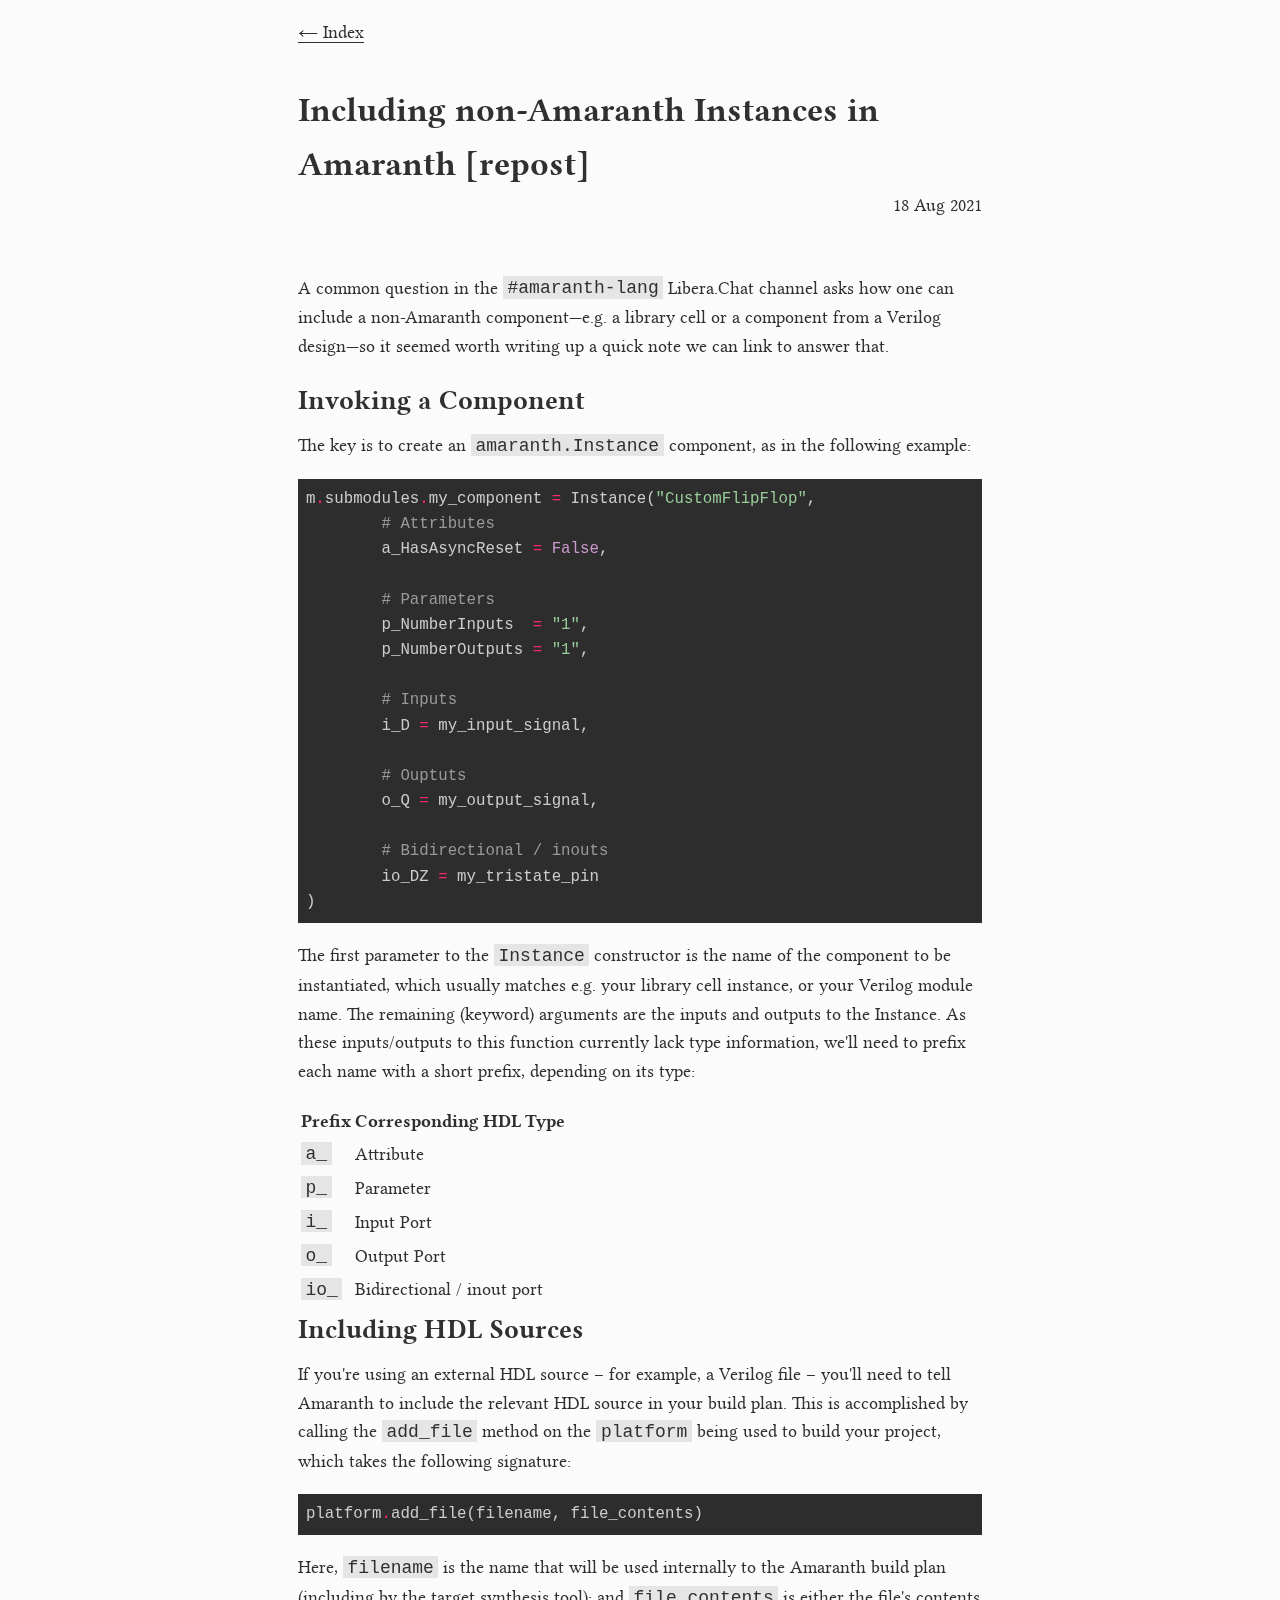
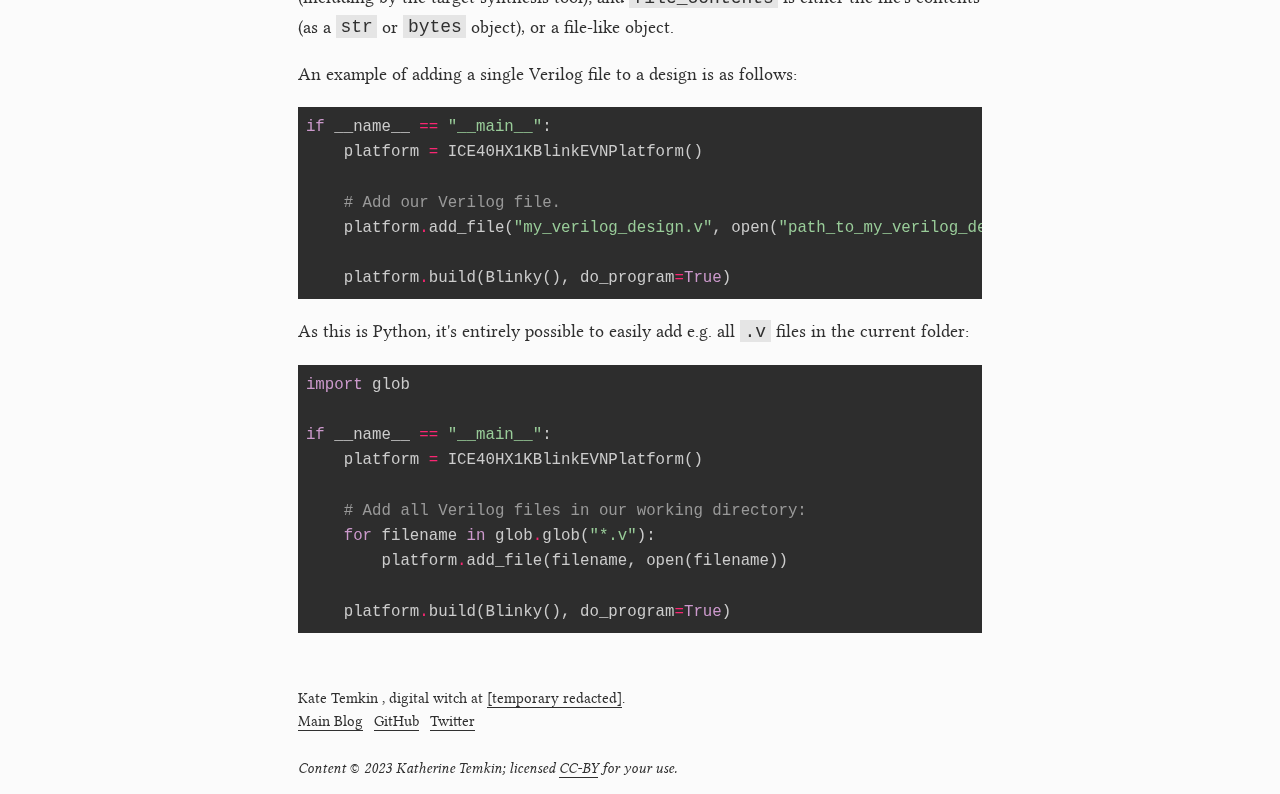
<file: post/amaranth-instance/index.html>
<!DOCTYPE html>
<html lang="en-us">

<head>
  <meta charset="utf-8">
  <meta name="generator" content="Hugo 0.62.0" />

  <meta http-equiv="X-UA-Compatible" content="IE=edge">
  <meta name="viewport" content="width=device-width, initial-scale=1">
  <meta name="author" content="Kate Temkin">
  <meta property="og:url" content="/post/amaranth-instance/">

  <title>Including non-Amaranth Instances in Amaranth [repost] - kate&#39;s lab notebook</title>
  <meta property="og:title" content="Including non-Amaranth Instances in Amaranth [repost] - kate&#39;s lab notebook">
  <meta property="og:type" content="article">
  <meta name="description" content="">

  <link rel="stylesheet" href="https://fonts.googleapis.com/css?family=Source+Code+Pro|Arvo:400,700">
  <link rel="stylesheet" href="/css/highlight.css">
  <link rel="stylesheet" href="/css/journal.css">
  <link href="/index.xml" rel="alternate" type="application/rss+xml" title="kate&#39;s lab notebook">

</head>

<body>
  <div class="container">

    <nav class="site-nav">
      <a href="/">Index</a>
    </nav>


  <article class="post">
    <header class="post-header">
      <h1 class="post-title">Including non-Amaranth Instances in Amaranth [repost]</h1>
       

      <time class="post-date" datetime="2021-08-18 04:30:18 -0600">18 Aug 2021</time>
    </header>

    <p>A common question in the <code>#amaranth-lang</code> Libera.Chat channel asks how one can include a non-Amaranth component&mdash;e.g. a library cell or a component from a Verilog design&mdash;so it seemed worth writing up a quick note we can link to answer  that.</p>
<h4 id="invoking-a-component">Invoking a Component</h4>
<p>The key is to create an <code>amaranth.Instance</code> component, as in the following example:</p>
<div class="highlight"><pre style="color:#f8f8f2;background-color:#272822;-moz-tab-size:4;-o-tab-size:4;tab-size:4"><code class="language-python" data-lang="python">m<span style="color:#f92672">.</span>submodules<span style="color:#f92672">.</span>my_component <span style="color:#f92672">=</span> Instance(<span style="color:#e6db74"></span><span style="color:#e6db74">&#34;</span><span style="color:#e6db74">CustomFlipFlop</span><span style="color:#e6db74">&#34;</span>,
		<span style="color:#75715e"># Attributes</span>
		a_HasAsyncReset <span style="color:#f92672">=</span> False,
		
		<span style="color:#75715e"># Parameters</span>
		p_NumberInputs  <span style="color:#f92672">=</span> <span style="color:#e6db74"></span><span style="color:#e6db74">&#34;</span><span style="color:#e6db74">1</span><span style="color:#e6db74">&#34;</span>,
		p_NumberOutputs <span style="color:#f92672">=</span> <span style="color:#e6db74"></span><span style="color:#e6db74">&#34;</span><span style="color:#e6db74">1</span><span style="color:#e6db74">&#34;</span>,

		<span style="color:#75715e"># Inputs</span>
		i_D <span style="color:#f92672">=</span> my_input_signal,
		
		<span style="color:#75715e"># Ouptuts</span>
		o_Q <span style="color:#f92672">=</span> my_output_signal,
		
		<span style="color:#75715e"># Bidirectional / inouts</span>
		io_DZ <span style="color:#f92672">=</span> my_tristate_pin
)
</code></pre></div><p>The first parameter to the <code>Instance</code> constructor is the name of the component to be instantiated, which usually matches e.g. your library cell instance, or your Verilog module name. The remaining (keyword) arguments are the inputs and outputs to the Instance. As these inputs/outputs to this function currently lack type information, we'll need to prefix each name with a short prefix, depending on its type:</p>
<table>
<thead>
<tr>
<th align="left">Prefix</th>
<th align="left">Corresponding HDL Type</th>
</tr>
</thead>
<tbody>
<tr>
<td align="left"><code>a_</code></td>
<td align="left">Attribute</td>
</tr>
<tr>
<td align="left"><code>p_</code></td>
<td align="left">Parameter</td>
</tr>
<tr>
<td align="left"><code>i_</code></td>
<td align="left">Input Port</td>
</tr>
<tr>
<td align="left"><code>o_</code></td>
<td align="left">Output Port</td>
</tr>
<tr>
<td align="left"><code>io_</code></td>
<td align="left">Bidirectional / inout port</td>
</tr>
</tbody>
</table>
<h4 id="including-hdl-sources">Including HDL Sources</h4>
<p>If you're using an external HDL source &ndash; for example, a Verilog file &ndash; you'll need to tell Amaranth to include the relevant HDL source in your build plan. This is accomplished by calling the <code>add_file</code> method on the <code>platform</code> being used to  build your project, which takes the following signature:</p>
<div class="highlight"><pre style="color:#f8f8f2;background-color:#272822;-moz-tab-size:4;-o-tab-size:4;tab-size:4"><code class="language-py" data-lang="py">platform<span style="color:#f92672">.</span>add_file(filename, file_contents)
</code></pre></div><p>Here, <code>filename</code> is the name that will be used internally to the Amaranth build plan (including by the target synthesis tool); and <code>file_contents</code> is either the file's contents (as a <code>str</code> or <code>bytes</code> object), or a file-like object.</p>
<p>An example of adding a single Verilog file to a design is as follows:</p>
<div class="highlight"><pre style="color:#f8f8f2;background-color:#272822;-moz-tab-size:4;-o-tab-size:4;tab-size:4"><code class="language-py" data-lang="py"><span style="color:#66d9ef">if</span> __name__ <span style="color:#f92672">==</span> <span style="color:#e6db74"></span><span style="color:#e6db74">&#34;</span><span style="color:#e6db74">__main__</span><span style="color:#e6db74">&#34;</span>:
    platform <span style="color:#f92672">=</span> ICE40HX1KBlinkEVNPlatform()
    
    <span style="color:#75715e"># Add our Verilog file.</span>
    platform<span style="color:#f92672">.</span>add_file(<span style="color:#e6db74"></span><span style="color:#e6db74">&#34;</span><span style="color:#e6db74">my_verilog_design.v</span><span style="color:#e6db74">&#34;</span>, open(<span style="color:#e6db74"></span><span style="color:#e6db74">&#34;</span><span style="color:#e6db74">path_to_my_verilog_design.v</span><span style="color:#e6db74">&#34;</span>))
    
    platform<span style="color:#f92672">.</span>build(Blinky(), do_program<span style="color:#f92672">=</span>True)
</code></pre></div><p>As this is Python, it's entirely possible to easily add e.g. all <code>.v</code> files in the current folder:</p>
<div class="highlight"><pre style="color:#f8f8f2;background-color:#272822;-moz-tab-size:4;-o-tab-size:4;tab-size:4"><code class="language-py" data-lang="py"><span style="color:#f92672">import</span> glob

<span style="color:#66d9ef">if</span> __name__ <span style="color:#f92672">==</span> <span style="color:#e6db74"></span><span style="color:#e6db74">&#34;</span><span style="color:#e6db74">__main__</span><span style="color:#e6db74">&#34;</span>:
    platform <span style="color:#f92672">=</span> ICE40HX1KBlinkEVNPlatform()
    
    <span style="color:#75715e"># Add all Verilog files in our working directory:</span>
    <span style="color:#66d9ef">for</span> filename <span style="color:#f92672">in</span> glob<span style="color:#f92672">.</span>glob(<span style="color:#e6db74"></span><span style="color:#e6db74">&#34;</span><span style="color:#e6db74">*.v</span><span style="color:#e6db74">&#34;</span>): 
        platform<span style="color:#f92672">.</span>add_file(filename, open(filename))
    
    platform<span style="color:#f92672">.</span>build(Blinky(), do_program<span style="color:#f92672">=</span>True)
</code></pre></div>

  </article>


      <footer class="site-footer">
        <span itemscope itemtype="http://schema.org/Person">
          <link itemprop="url" href="/">
          <span itemprop="name">Kate Temkin</span>

          <span>,</span>
          <span itemprop="jobTitle">digital witch</span> at
          <span itemprop="memberOf" itemscope itemtype="http://schema.org/Organization"><a itemprop="url" href="http://ktemk.in"><span itemprop="name">[temporary redacted]</span></a>.</span><br>

          <a itemprop="sameAs" href="https://ktemk.in" title="Main Blog">Main Blog</a>


          <a itemprop="sameAs" href="https://github.com/ktemkin" title="GitHub">GitHub</a>

          <a itemprop="sameAs" href="https://twitter.com/ktemkin" title="Twitter">Twitter</a>

          
        </span>

        

        <br>
        <br>
        <span itemprop="copyright"><i>Content &copy; 2023 Katherine Temkin; licensed <a href="https://creativecommons.org/licenses/by/2.0/">CC-BY</a> for your use.</i></span>

      </footer>
    </div>

  <script src="/js/highlight.pack.js"></script>
  <script>hljs.initHighlightingOnLoad();</script>

  </body>
</html>
</file>
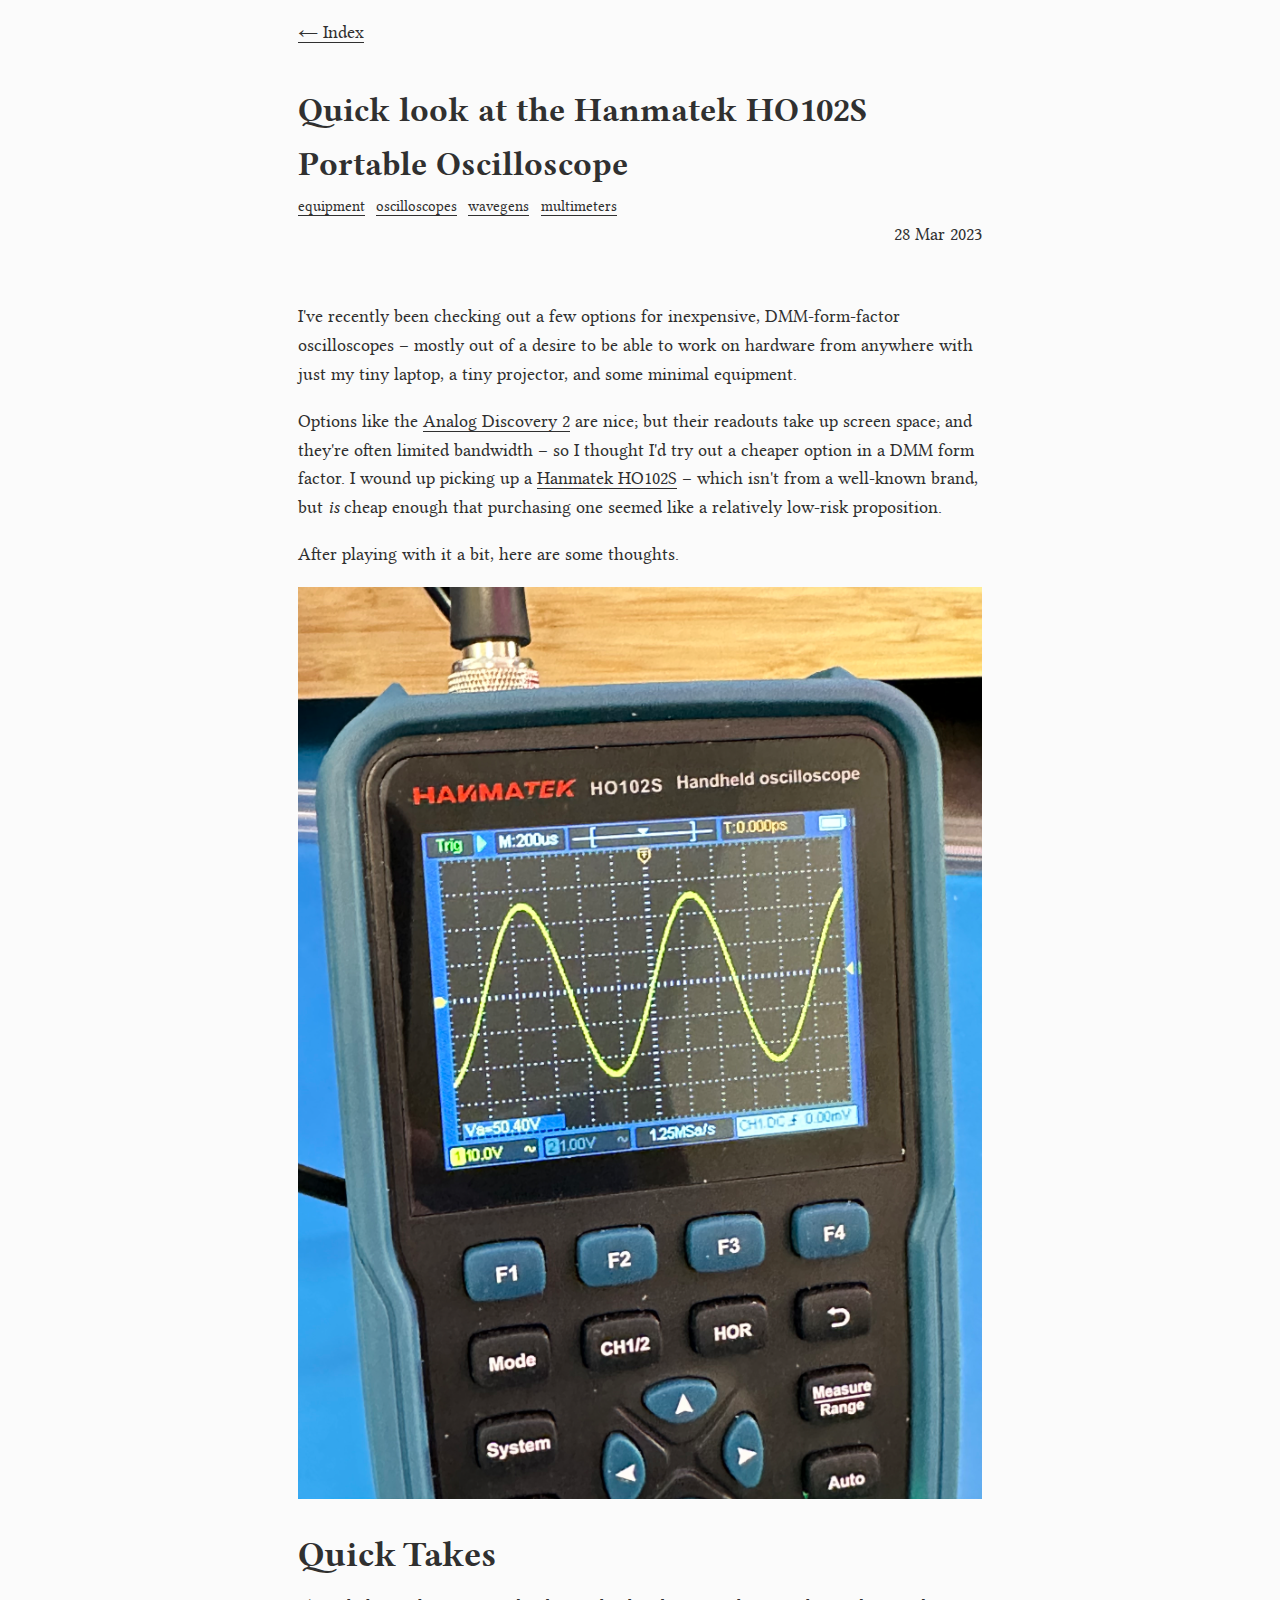
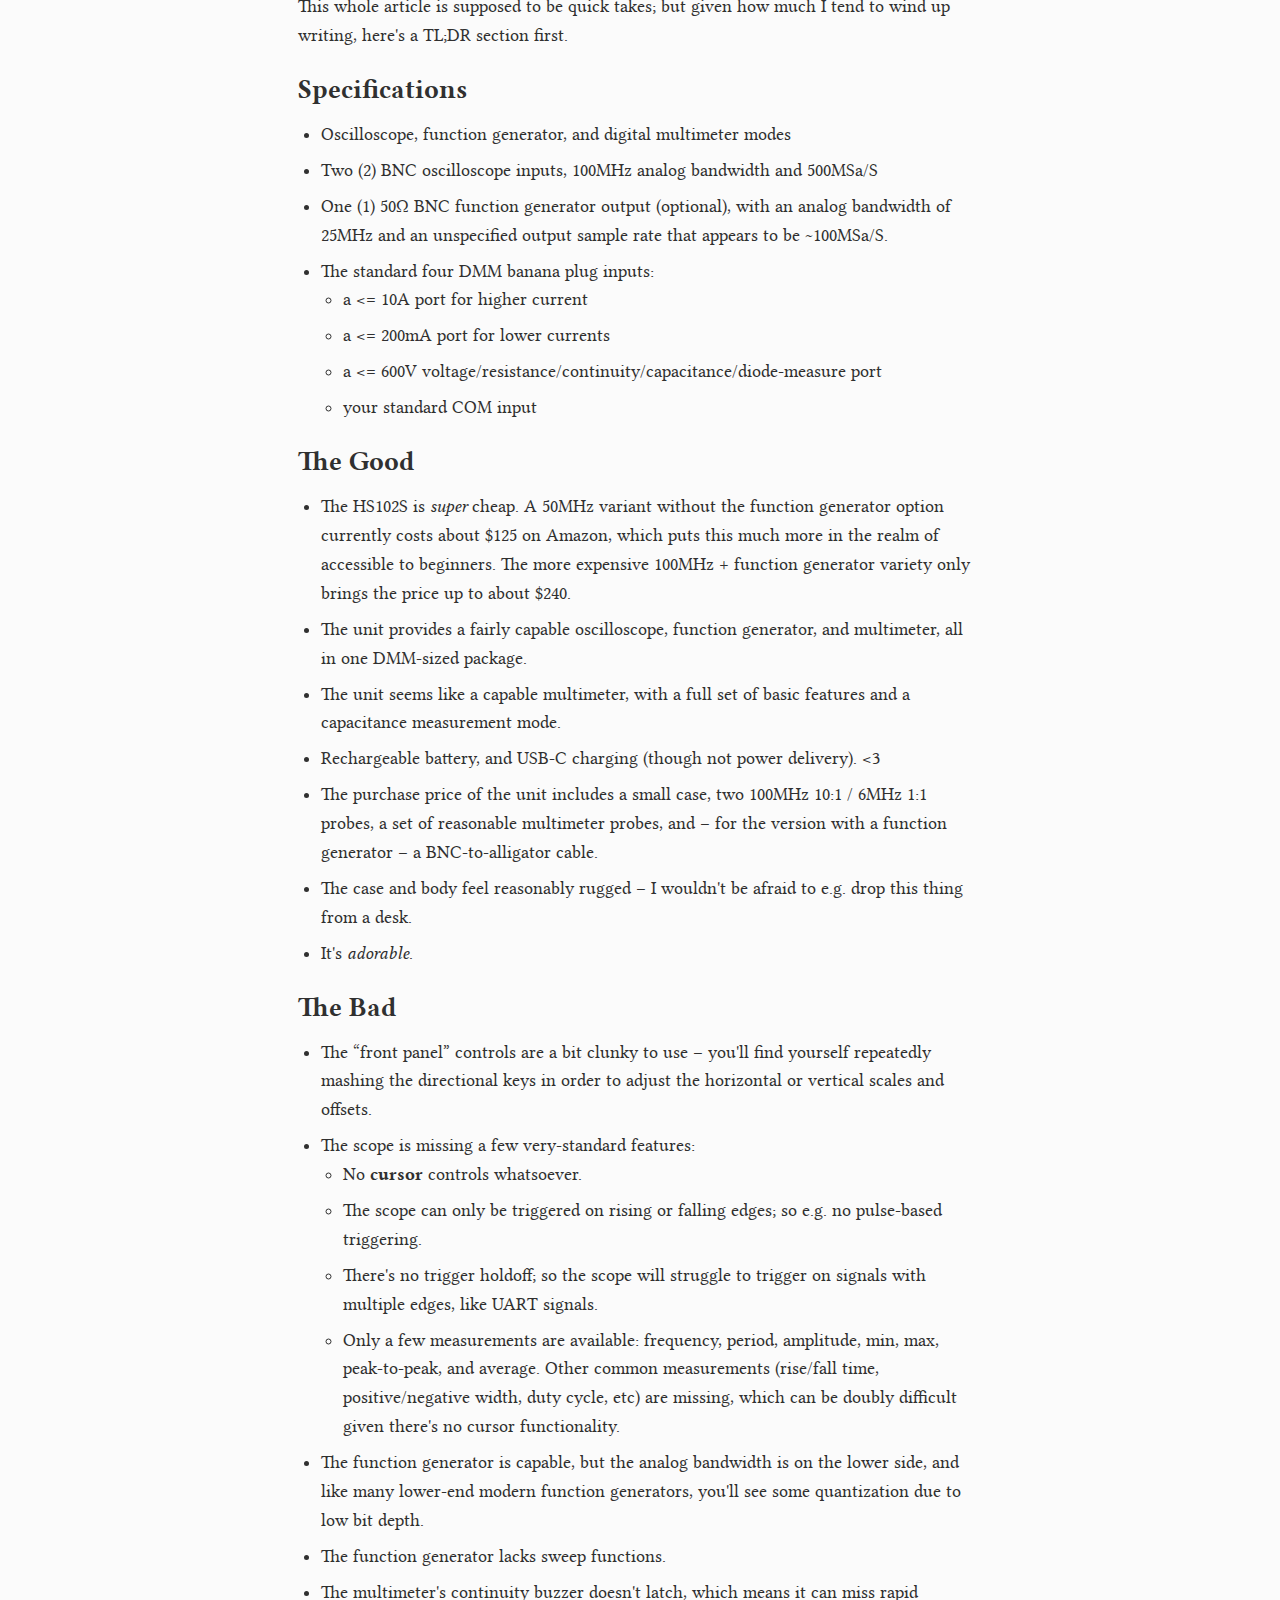
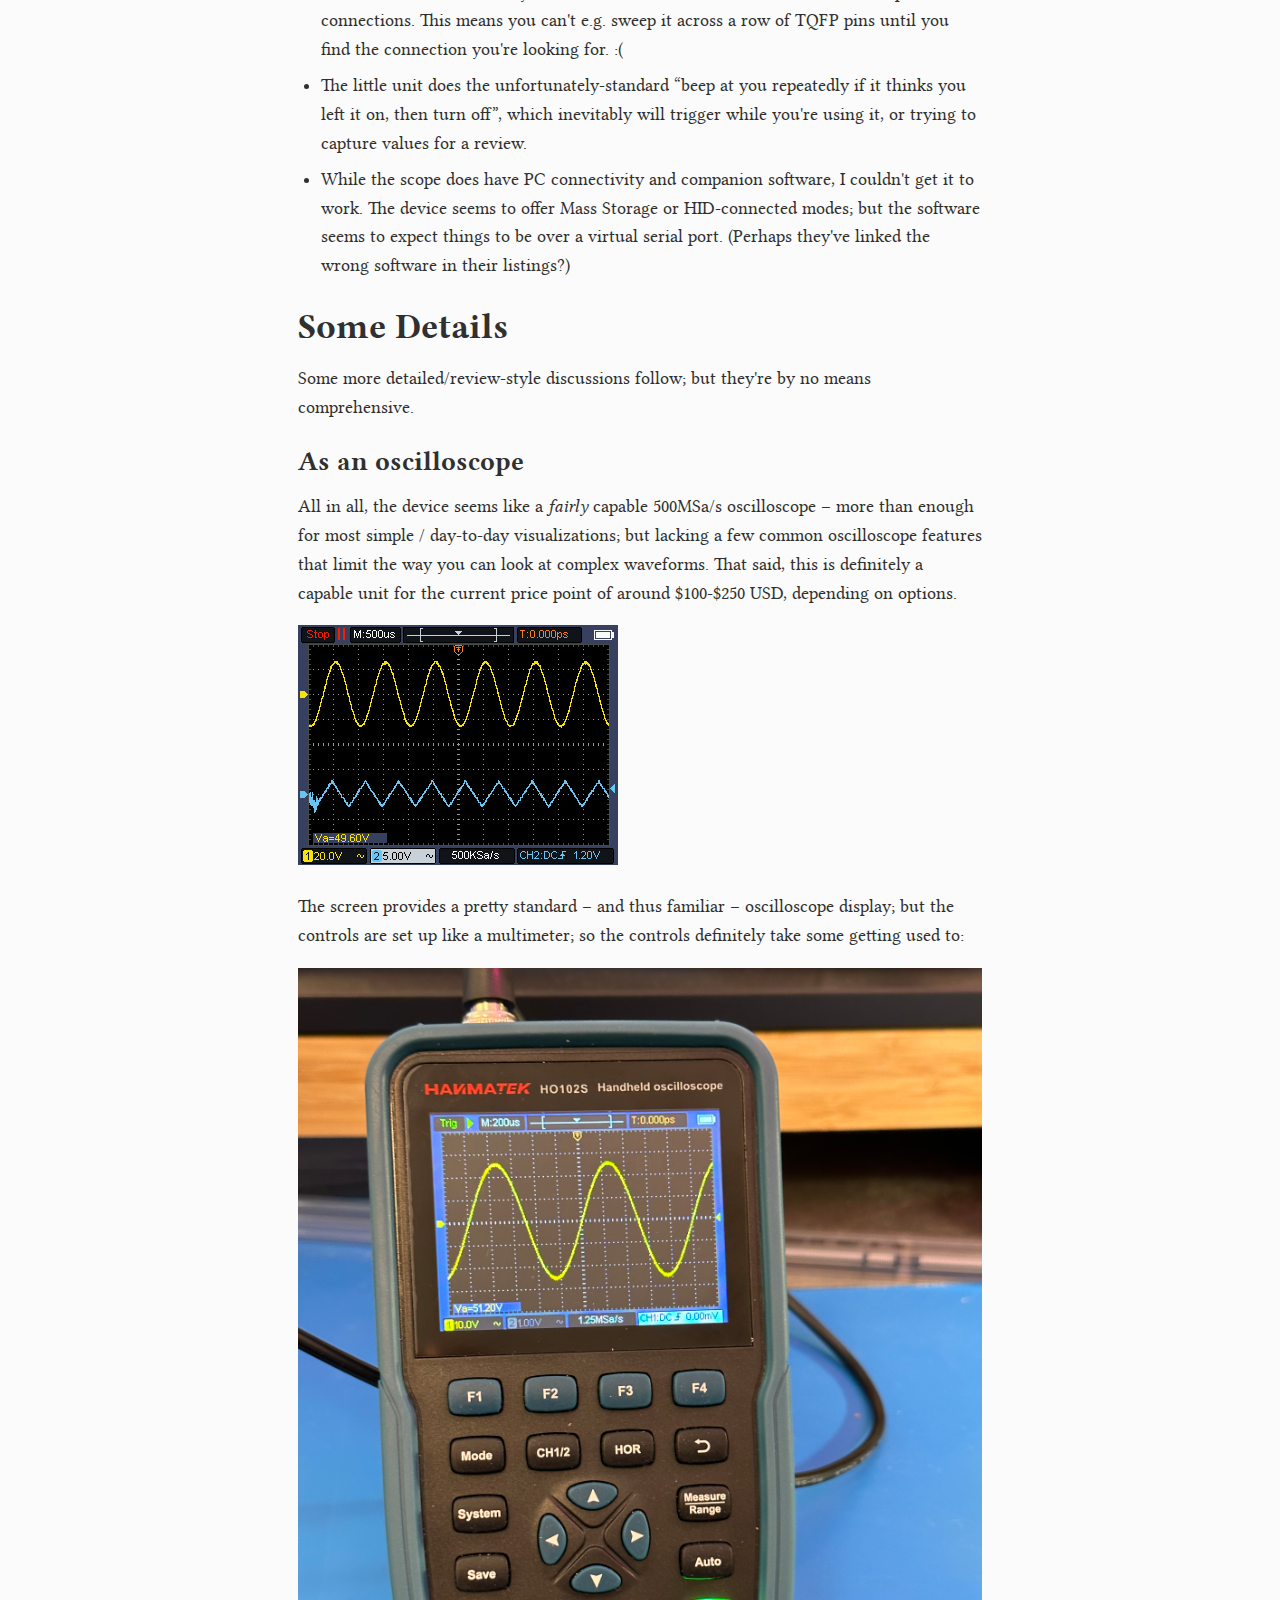
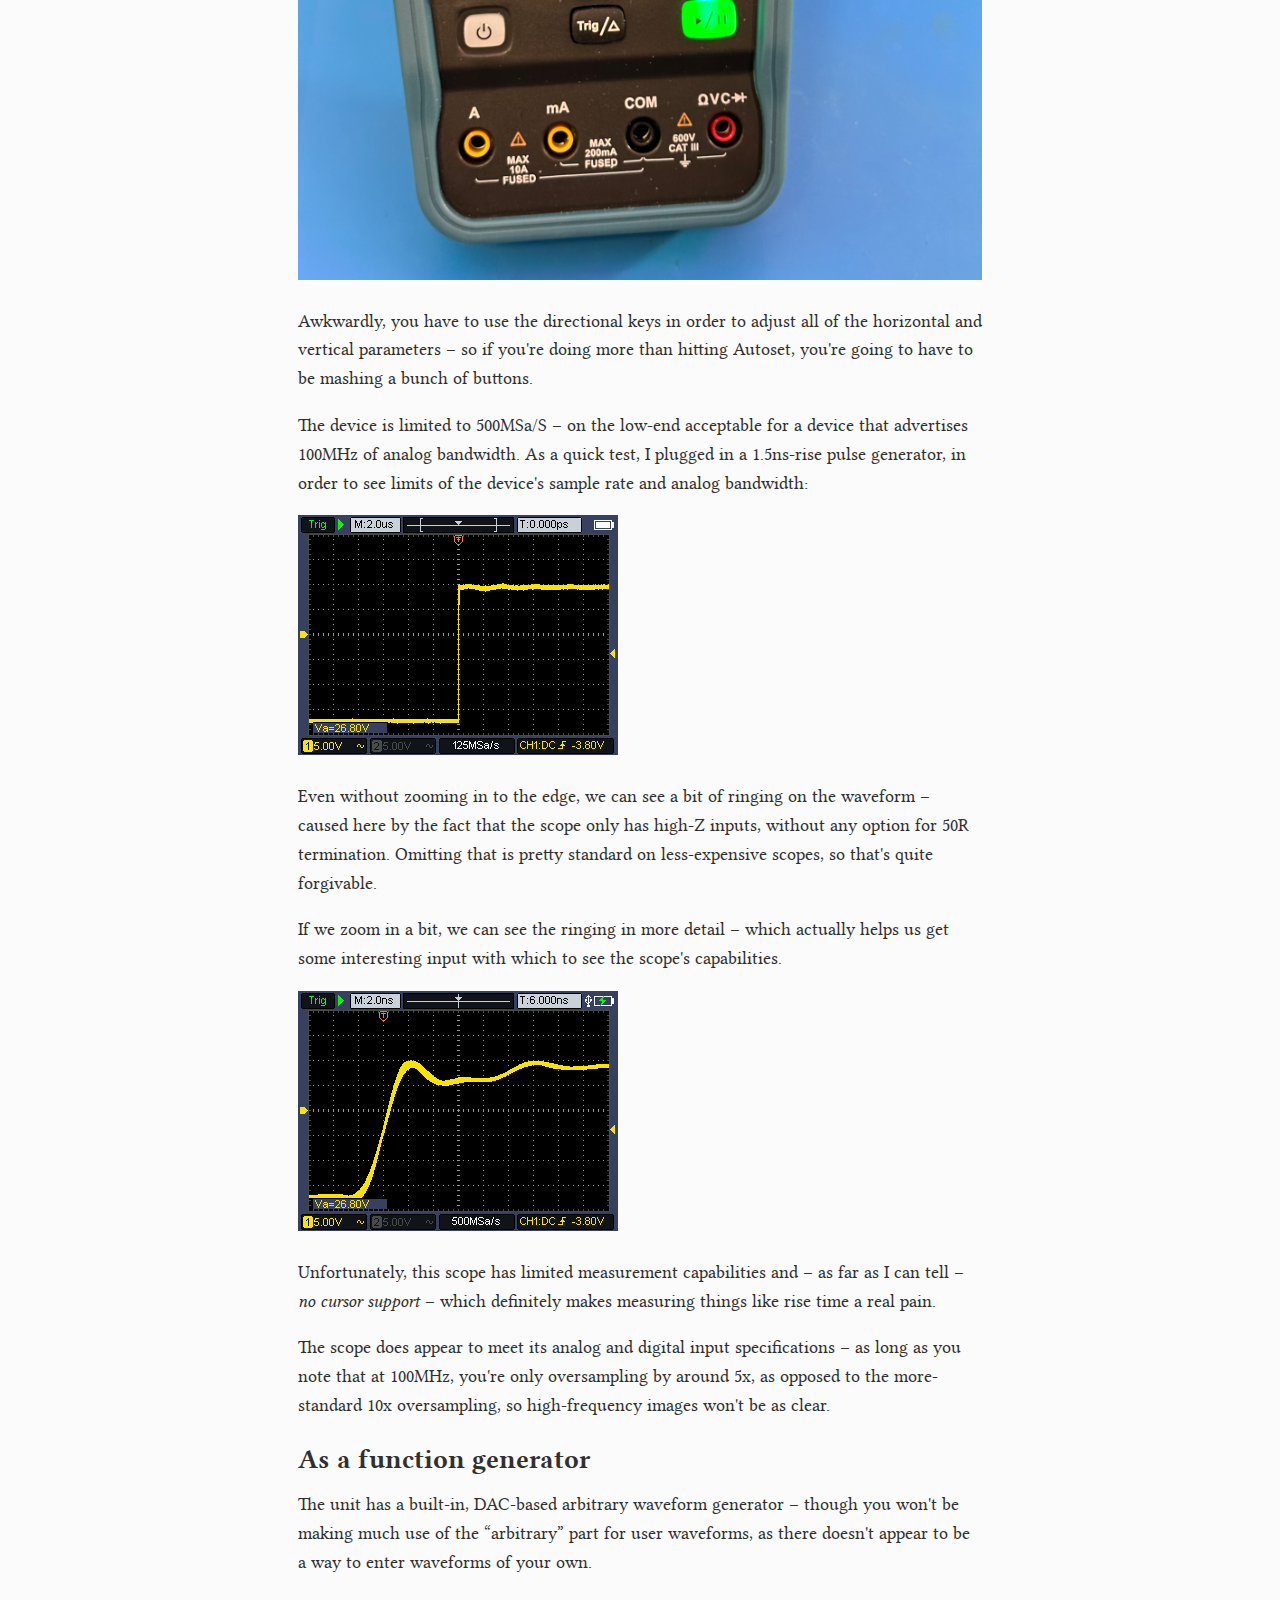
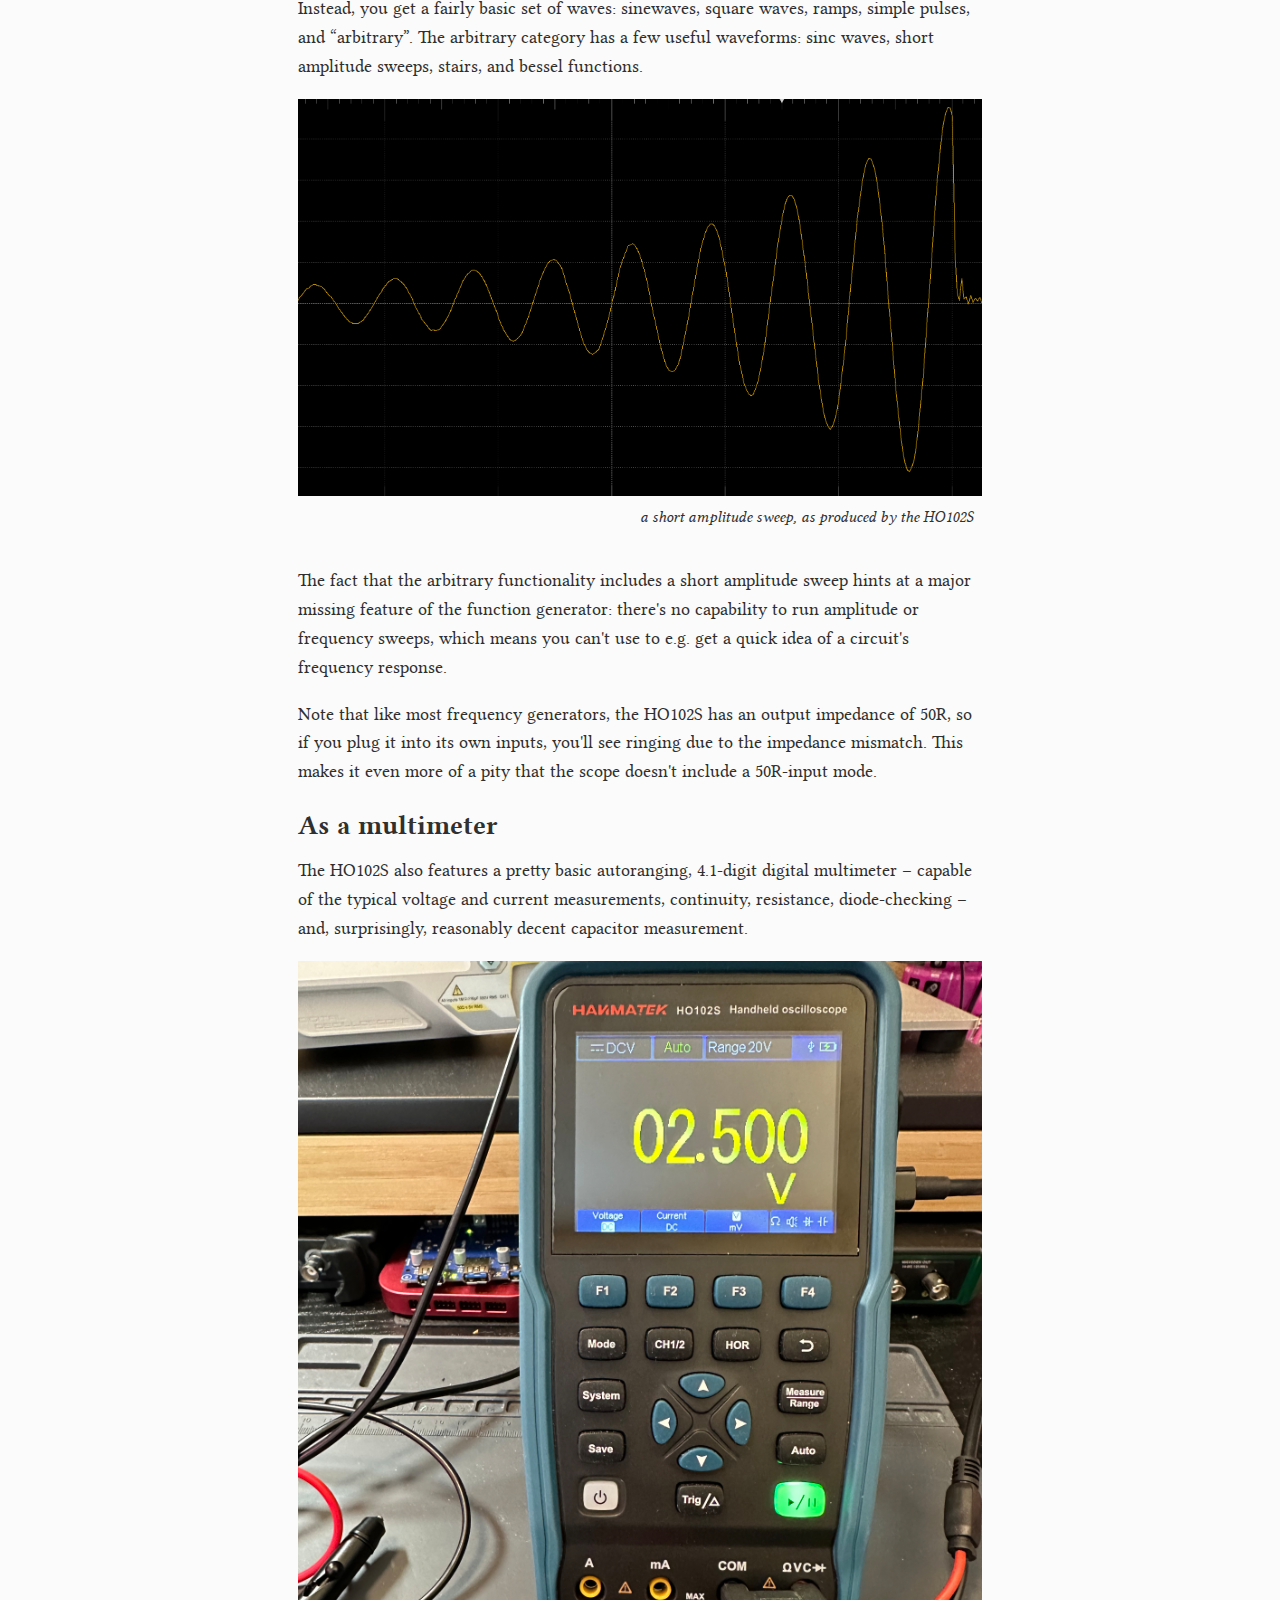
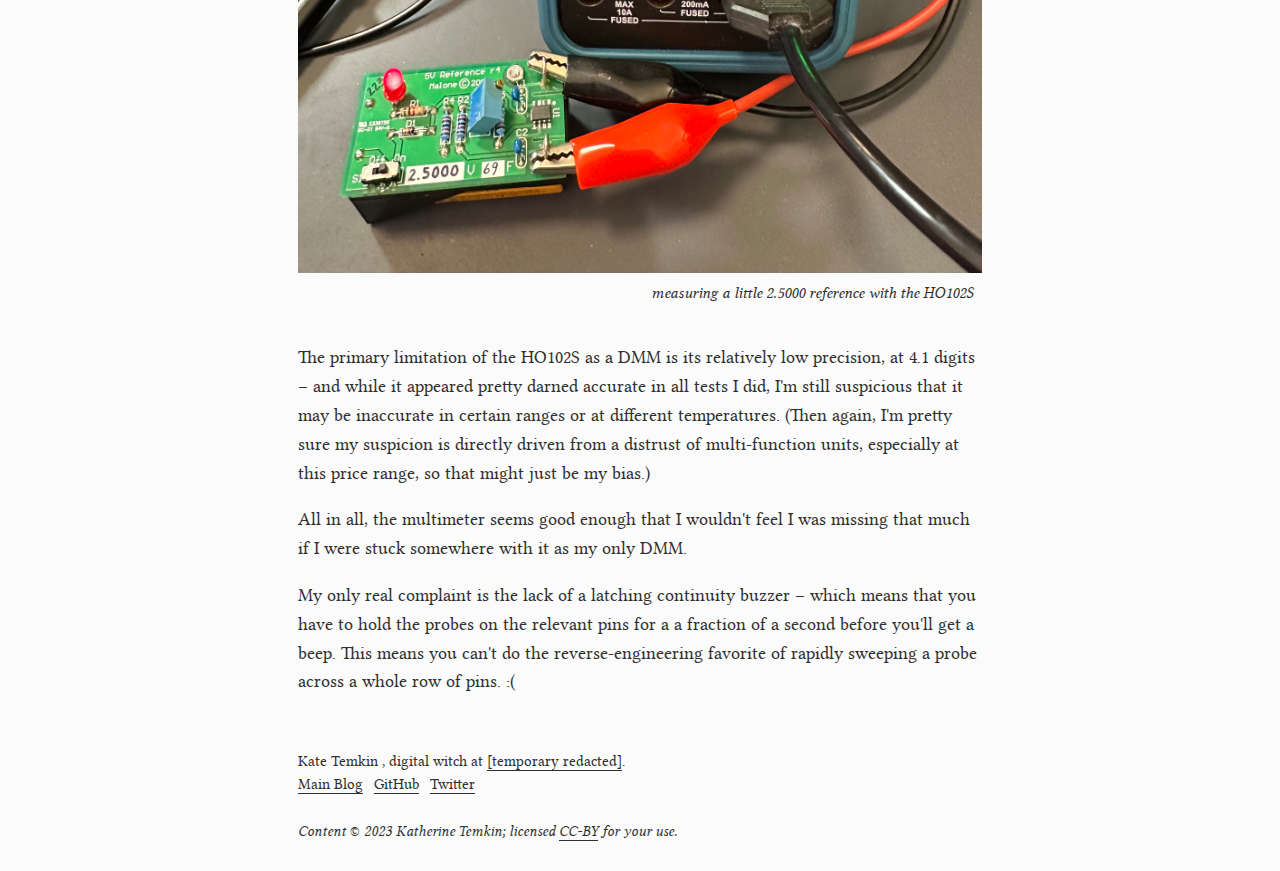
<file: post/hanmatek-ho102s/index.html>
<!DOCTYPE html>
<html lang="en-us">

<head>
  <meta charset="utf-8">
  <meta name="generator" content="Hugo 0.62.0" />

  <meta http-equiv="X-UA-Compatible" content="IE=edge">
  <meta name="viewport" content="width=device-width, initial-scale=1">
  <meta name="author" content="Kate Temkin">
  <meta property="og:url" content="/post/hanmatek-ho102s/">

  <title>Quick look at the Hanmatek HO102S Portable Oscilloscope - kate&#39;s lab notebook</title>
  <meta property="og:title" content="Quick look at the Hanmatek HO102S Portable Oscilloscope - kate&#39;s lab notebook">
  <meta property="og:type" content="article">
  <meta name="description" content="">

  <link rel="stylesheet" href="https://fonts.googleapis.com/css?family=Source+Code+Pro|Arvo:400,700">
  <link rel="stylesheet" href="/css/highlight.css">
  <link rel="stylesheet" href="/css/journal.css">
  <link href="/index.xml" rel="alternate" type="application/rss+xml" title="kate&#39;s lab notebook">

</head>

<body>
  <div class="container">

    <nav class="site-nav">
      <a href="/">Index</a>
    </nav>


  <article class="post">
    <header class="post-header">
      <h1 class="post-title">Quick look at the Hanmatek HO102S Portable Oscilloscope</h1>
       
<span class="tags">
   <a itemprop="sameAs" href="/tags/equipment/">equipment</a> <a itemprop="sameAs" href="/tags/oscilloscopes/">oscilloscopes</a> <a itemprop="sameAs" href="/tags/wavegens/">wavegens</a> <a itemprop="sameAs" href="/tags/multimeters/">multimeters</a></span>


      <time class="post-date" datetime="2023-03-28 11:38:39 -0600">28 Mar 2023</time>
    </header>

    <p>I've recently been checking out a few options for inexpensive, DMM-form-factor oscilloscopes &ndash; mostly out of a desire to be able to work on hardware from anywhere with just my tiny laptop, a tiny projector, and some minimal equipment.</p>
<p>Options like the <a href="https://digilent.com/shop/analog-discovery-2-100ms-s-usb-oscilloscope-logic-analyzer-and-variable-power-supply/">Analog Discovery 2</a> are nice; but their readouts take up screen space; and they're often limited bandwidth &ndash; so I thought I'd try out a cheaper option in a DMM form factor. I wound up picking up a <a href="https://www.amazon.com/gp/product/B0BCDMQY4J">Hanmatek HO102S</a> &ndash; which isn't from a well-known brand, but <em>is</em> cheap enough that purchasing one seemed like a relatively low-risk proposition.</p>
<p>After playing with it a bit, here are some thoughts.</p>
<figure>
    <img src="/post-media/hanmatek-ho102s/closeup.jpeg"
         alt="close-up of the multimeter&#39;s top half, showing a fairly standard oscilloscope screen"/> 
</figure>

<h2 id="quick-takes">Quick Takes</h2>
<p>This whole article is supposed to be quick takes; but given how much I tend to wind up writing, here's a TL;DR section first.</p>
<h4 id="specifications">Specifications</h4>
<ul>
<li>Oscilloscope, function generator, and digital multimeter modes</li>
<li>Two (2) BNC oscilloscope inputs, 100MHz analog bandwidth and 500MSa/S</li>
<li>One (1) 50Ω BNC function generator output (optional), with an analog bandwidth of 25MHz and an unspecified output sample rate that appears to be ~100MSa/S.</li>
<li>The standard four DMM banana plug inputs:
<ul>
<li>a &lt;= 10A port for higher current</li>
<li>a &lt;= 200mA port for lower currents</li>
<li>a &lt;= 600V voltage/resistance/continuity/capacitance/diode-measure port</li>
<li>your standard COM input</li>
</ul>
</li>
</ul>
<h4 id="the-good">The Good</h4>
<ul>
<li>The HS102S is <em>super</em> cheap. A 50MHz variant without the function generator option currently costs about $125 on Amazon, which puts this much more in the realm of accessible to beginners. The more expensive 100MHz + function generator variety only brings the price up to about $240.</li>
<li>The unit provides a fairly capable oscilloscope, function generator, and multimeter, all in one DMM-sized package.</li>
<li>The unit seems like a capable multimeter, with a full set of basic features and a capacitance measurement mode.</li>
<li>Rechargeable battery, and USB-C charging (though not power delivery). &lt;3</li>
<li>The purchase price of the unit includes a small case, two 100MHz 10:1 / 6MHz 1:1 probes, a set of reasonable multimeter probes, and &ndash; for the version with a function generator &ndash; a BNC-to-alligator cable.</li>
<li>The case and body feel reasonably rugged &ndash; I wouldn't be afraid to e.g. drop this thing from a desk.</li>
<li>It's <em>adorable</em>.</li>
</ul>
<h4 id="the-bad">The Bad</h4>
<ul>
<li>The &ldquo;front panel&rdquo; controls are a bit clunky to use &ndash; you'll find yourself repeatedly mashing the directional keys in order to adjust the horizontal or vertical scales and offsets.</li>
<li>The scope is missing a few very-standard features:
<ul>
<li>No <strong>cursor</strong> controls whatsoever.</li>
<li>The scope can only be triggered on rising or falling edges; so e.g. no pulse-based triggering.</li>
<li>There's no trigger holdoff; so the scope will struggle to trigger on signals with multiple edges, like UART signals.</li>
<li>Only a few measurements are available: frequency, period, amplitude, min, max, peak-to-peak, and average. Other common measurements (rise/fall time, positive/negative width, duty cycle, etc) are missing, which can be doubly difficult given there's no cursor functionality.</li>
</ul>
</li>
<li>The function generator is capable, but the analog bandwidth is on the lower side, and like many lower-end modern function generators, you'll see some quantization due to low bit depth.</li>
<li>The function generator lacks sweep functions.</li>
<li>The multimeter's continuity buzzer doesn't latch, which means it can miss rapid connections. This means you can't e.g. sweep it across a row of TQFP pins until you find the connection you're looking for. :(</li>
<li>The little unit does the unfortunately-standard &ldquo;beep at you repeatedly if it thinks you left it on, then turn off&rdquo;, which inevitably will trigger while you're using it, or trying to capture values for a review.</li>
<li>While the scope does have PC connectivity and companion software, I couldn't get it to work. The device seems to offer Mass Storage or HID-connected modes; but the software seems to expect things to be over a virtual serial port. (Perhaps they've linked the wrong software in their listings?)</li>
</ul>
<h2 id="some-details">Some Details</h2>
<p>Some more detailed/review-style discussions follow; but they're by no means comprehensive.</p>
<h4 id="as-an-oscilloscope">As an oscilloscope</h4>
<p>All in all, the device seems like a <em>fairly</em> capable 500MSa/s oscilloscope &ndash; more than enough for most simple / day-to-day visualizations; but lacking a few common oscilloscope features that limit the way you can look at complex waveforms. That said, this is definitely a capable unit for the current price point of around $100-$250 USD, depending on options.</p>
<figure>
    <img src="/post-media/hanmatek-ho102s/simple_waves.png"
         alt="an image of a reasonable enough triangle and square wave"/> 
</figure>

<p>The screen provides a pretty standard &ndash; and thus familiar &ndash; oscilloscope display; but the controls are set up like a multimeter; so the controls definitely take some getting used to:</p>
<figure>
    <img src="/post-media/hanmatek-ho102s/whole_scope.jpeg"
         alt="an image of a device in the form factor of a digital multimeter, but with a directional pad and a set of buttons, instead of either a DMM or a scope interface"/> 
</figure>

<p>Awkwardly, you have to use the directional keys in order to adjust all of the horizontal and vertical parameters &ndash; so if you're doing more than hitting Autoset, you're going to have to be mashing a bunch of buttons.</p>
<p>The device is limited to 500MSa/S &ndash; on the low-end acceptable for a device that advertises 100MHz of analog bandwidth. As a quick test, I plugged in a 1.5ns-rise pulse generator, in order to see limits of the device's sample rate and analog bandwidth:</p>
<figure>
    <img src="/post-media/hanmatek-ho102s/pulse.png"
         alt="an image of a square wave displayed on the device&#39;s screen, with some ringing around the edges"/> 
</figure>

<p>Even without zooming in to the edge, we can see a bit of ringing on the waveform &ndash; caused here by the fact that the scope only has high-Z inputs, without any option for 50R termination. Omitting that is pretty standard on less-expensive scopes, so that's quite forgivable.</p>
<p>If we zoom in a bit, we can see the ringing in more detail &ndash; which actually helps us get some interesting input with which to see the scope's capabilities.</p>
<figure>
    <img src="/post-media/hanmatek-ho102s/pulse_ringing.png"
         alt="the same square wave, but zoomed way in on its rising edge; which looks to rise in around 3ms"/> 
</figure>

<p>Unfortunately, this scope has limited measurement capabilities and &ndash; as far as I can tell &ndash; <em>no cursor support</em> &ndash; which definitely makes measuring things like rise time a real pain.</p>
<p>The scope does appear to meet its analog and digital input specifications &ndash; as long as you note that at 100MHz, you're only oversampling by around 5x, as opposed to the more-standard 10x oversampling, so high-frequency images won't be as clear.</p>
<h4 id="as-a-function-generator">As a function generator</h4>
<p>The unit has a built-in, DAC-based arbitrary waveform generator &ndash; though you won't be making much use of the &ldquo;arbitrary&rdquo; part for user waveforms, as there doesn't appear to be a way to enter waveforms of your own.</p>
<p>Instead, you get a fairly basic set of waves: sinewaves, square waves, ramps, simple pulses, and &ldquo;arbitrary&rdquo;. The arbitrary category has a few useful waveforms: sinc waves, short amplitude sweeps, stairs, and bessel functions.</p>
<figure>
    <img src="/post-media/hanmatek-ho102s/ampalt.png"
         alt="a view of a sine wave that gradually increases in amplitude, then resets back to 0V and starts over"/> <figcaption>
            <h4>a short amplitude sweep, as produced by the HO102S</h4>
        </figcaption>
</figure>

<p>The fact that the arbitrary functionality includes a short amplitude sweep hints at a major missing feature of the function generator: there's no capability to run amplitude or frequency sweeps, which means you can't use to e.g. get a quick idea of a circuit's frequency response.</p>
<p>Note that like most frequency generators, the HO102S has an output impedance of 50R, so if you plug it into its own inputs, you'll see ringing due to the impedance mismatch. This makes it even more of a pity that the scope doesn't include a 50R-input mode.</p>
<h4 id="as-a-multimeter">As a multimeter</h4>
<p>The HO102S also features a pretty basic autoranging, 4.1-digit digital multimeter &ndash; capable of the typical voltage and current measurements, continuity, resistance, diode-checking &ndash; and, surprisingly, reasonably decent capacitor measurement.</p>
<figure>
    <img src="/post-media/hanmatek-ho102s/multimeter.jpeg"
         alt="the device in multimeter mode, advertising a voltage reading of 2.500 volts"/> <figcaption>
            <h4>measuring a little 2.5000 reference with the HO102S</h4>
        </figcaption>
</figure>

<p>The primary limitation of the HO102S as a DMM is its relatively low precision, at 4.1 digits &ndash; and while it appeared pretty darned accurate in all tests I did, I'm still suspicious that it may be inaccurate in certain ranges or at different temperatures. (Then again, I'm pretty sure my suspicion is directly driven from a distrust of multi-function units, especially at this price range, so that might just be my bias.)</p>
<p>All in all, the multimeter seems good enough that I wouldn't feel I was missing that much if I were stuck somewhere with it as my only DMM.</p>
<p>My only real complaint is the lack of a latching continuity buzzer &ndash; which means that you have to hold the probes on the relevant pins for a a fraction of a second before you'll get a beep. This means you can't do the reverse-engineering favorite of rapidly sweeping a probe across a whole row of pins. :(</p>


  </article>


      <footer class="site-footer">
        <span itemscope itemtype="http://schema.org/Person">
          <link itemprop="url" href="/">
          <span itemprop="name">Kate Temkin</span>

          <span>,</span>
          <span itemprop="jobTitle">digital witch</span> at
          <span itemprop="memberOf" itemscope itemtype="http://schema.org/Organization"><a itemprop="url" href="http://ktemk.in"><span itemprop="name">[temporary redacted]</span></a>.</span><br>

          <a itemprop="sameAs" href="https://ktemk.in" title="Main Blog">Main Blog</a>


          <a itemprop="sameAs" href="https://github.com/ktemkin" title="GitHub">GitHub</a>

          <a itemprop="sameAs" href="https://twitter.com/ktemkin" title="Twitter">Twitter</a>

          
        </span>

        

        <br>
        <br>
        <span itemprop="copyright"><i>Content &copy; 2023 Katherine Temkin; licensed <a href="https://creativecommons.org/licenses/by/2.0/">CC-BY</a> for your use.</i></span>

      </footer>
    </div>

  <script src="/js/highlight.pack.js"></script>
  <script>hljs.initHighlightingOnLoad();</script>

  </body>
</html>
</file>
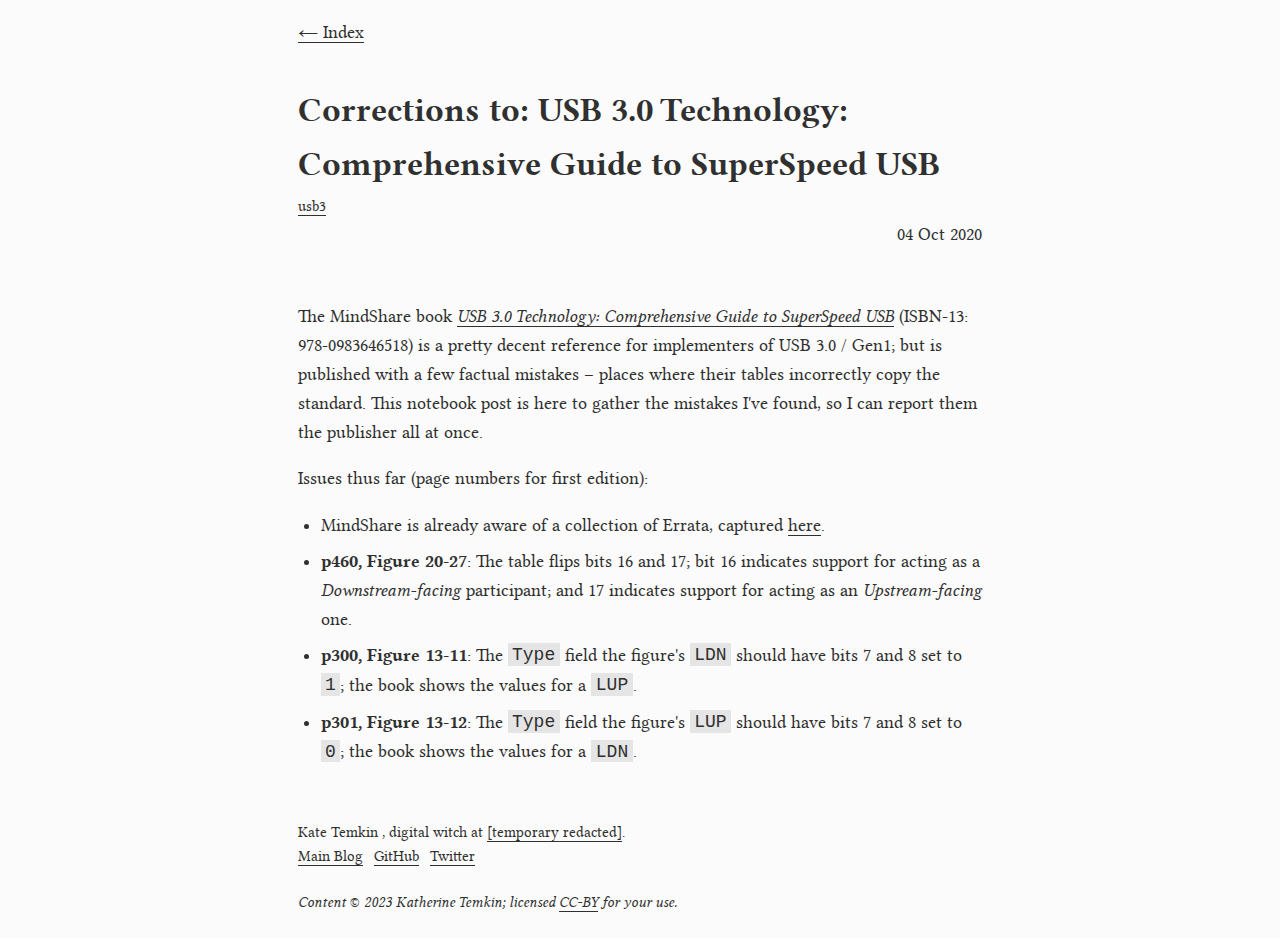
<file: post/mindshare-usb3/index.html>
<!DOCTYPE html>
<html lang="en-us">

<head>
  <meta charset="utf-8">
  <meta name="generator" content="Hugo 0.62.0" />

  <meta http-equiv="X-UA-Compatible" content="IE=edge">
  <meta name="viewport" content="width=device-width, initial-scale=1">
  <meta name="author" content="Kate Temkin">
  <meta property="og:url" content="/post/mindshare-usb3/">

  <title>Corrections to: USB 3.0 Technology: Comprehensive Guide to SuperSpeed USB - kate&#39;s lab notebook</title>
  <meta property="og:title" content="Corrections to: USB 3.0 Technology: Comprehensive Guide to SuperSpeed USB - kate&#39;s lab notebook">
  <meta property="og:type" content="article">
  <meta name="description" content="">

  <link rel="stylesheet" href="https://fonts.googleapis.com/css?family=Source+Code+Pro|Arvo:400,700">
  <link rel="stylesheet" href="/css/highlight.css">
  <link rel="stylesheet" href="/css/journal.css">
  <link href="/index.xml" rel="alternate" type="application/rss+xml" title="kate&#39;s lab notebook">

</head>

<body>
  <div class="container">

    <nav class="site-nav">
      <a href="/">Index</a>
    </nav>


  <article class="post">
    <header class="post-header">
      <h1 class="post-title">Corrections to: USB 3.0 Technology: Comprehensive Guide to SuperSpeed USB</h1>
       
<span class="tags">
   <a itemprop="sameAs" href="/tags/usb3/">usb3</a> </span>


      <time class="post-date" datetime="2020-10-04 17:10:55 -0600">04 Oct 2020</time>
    </header>

    <p>The MindShare book <a href="https://www.mindshare.com/Books/Titles/USB_3.0_Technology"><em>USB 3.0 Technology: Comprehensive Guide to SuperSpeed USB</em></a> (ISBN-13: 978-0983646518) is a pretty decent reference for implementers of USB 3.0 / Gen1;
but is published with a few factual mistakes &ndash; places where their tables incorrectly copy the standard. This notebook post is here to gather the mistakes I've found, so I can report them the publisher all at once.</p>
<p>Issues thus far (page numbers for first edition):</p>
<ul>
<li>MindShare is already aware of a collection of Errata, captured <a href="https://www.mindshare.com/images/MindShare_USB3.0_Errata_2-21-2014.pdf">here</a>.</li>
<li><strong>p460, Figure 20-27</strong>: The table flips bits 16 and 17; bit 16 indicates support for acting as a
<em>Downstream-facing</em> participant; and 17 indicates support for acting as an <em>Upstream-facing</em> one.</li>
<li><strong>p300, Figure 13-11</strong>: The <code>Type</code> field the figure's <code>LDN</code> should have bits 7 and 8 set to <code>1</code>; the book shows
the values for a <code>LUP</code>.</li>
<li><strong>p301, Figure 13-12</strong>: The <code>Type</code> field the figure's <code>LUP</code> should have bits 7 and 8 set to <code>0</code>; the book shows
the values for a <code>LDN</code>.</li>
</ul>


  </article>


      <footer class="site-footer">
        <span itemscope itemtype="http://schema.org/Person">
          <link itemprop="url" href="/">
          <span itemprop="name">Kate Temkin</span>

          <span>,</span>
          <span itemprop="jobTitle">digital witch</span> at
          <span itemprop="memberOf" itemscope itemtype="http://schema.org/Organization"><a itemprop="url" href="http://ktemk.in"><span itemprop="name">[temporary redacted]</span></a>.</span><br>

          <a itemprop="sameAs" href="https://ktemk.in" title="Main Blog">Main Blog</a>


          <a itemprop="sameAs" href="https://github.com/ktemkin" title="GitHub">GitHub</a>

          <a itemprop="sameAs" href="https://twitter.com/ktemkin" title="Twitter">Twitter</a>

          
        </span>

        

        <br>
        <br>
        <span itemprop="copyright"><i>Content &copy; 2023 Katherine Temkin; licensed <a href="https://creativecommons.org/licenses/by/2.0/">CC-BY</a> for your use.</i></span>

      </footer>
    </div>

  <script src="/js/highlight.pack.js"></script>
  <script>hljs.initHighlightingOnLoad();</script>

  </body>
</html>
</file>
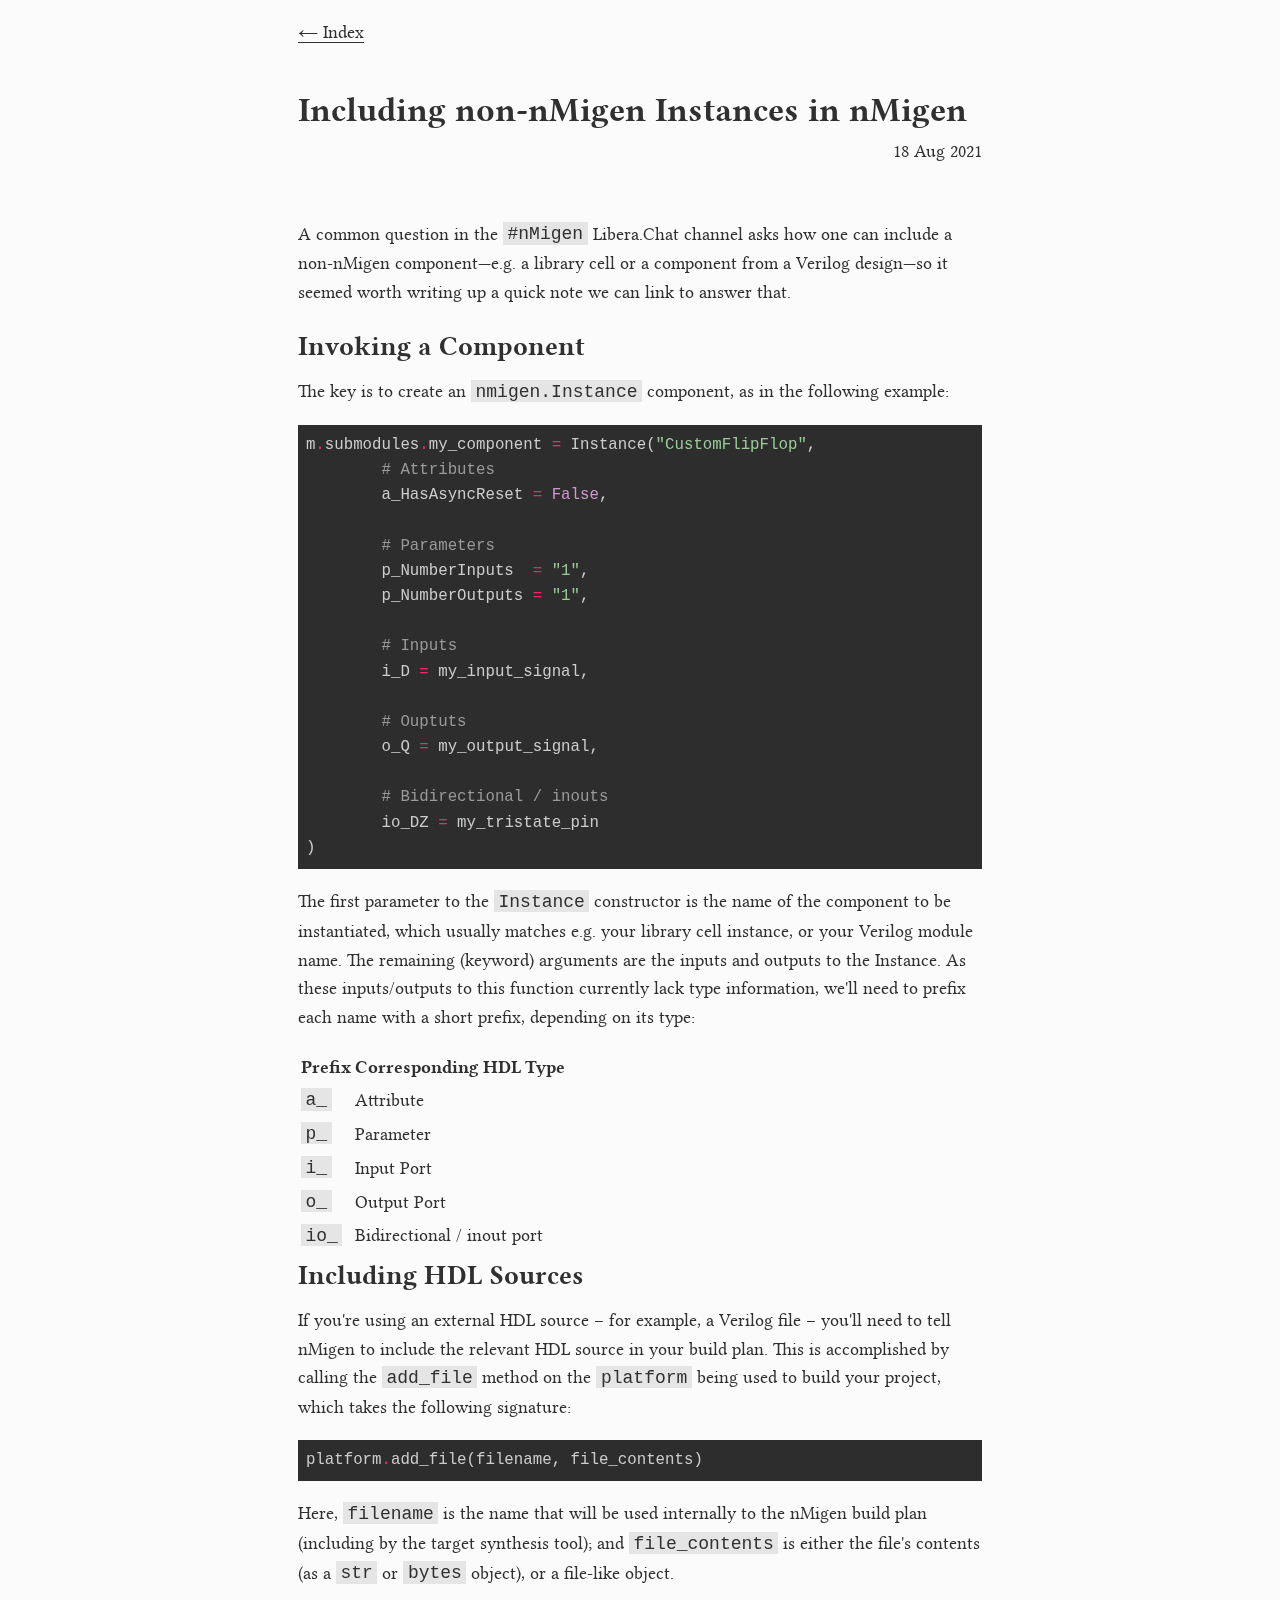
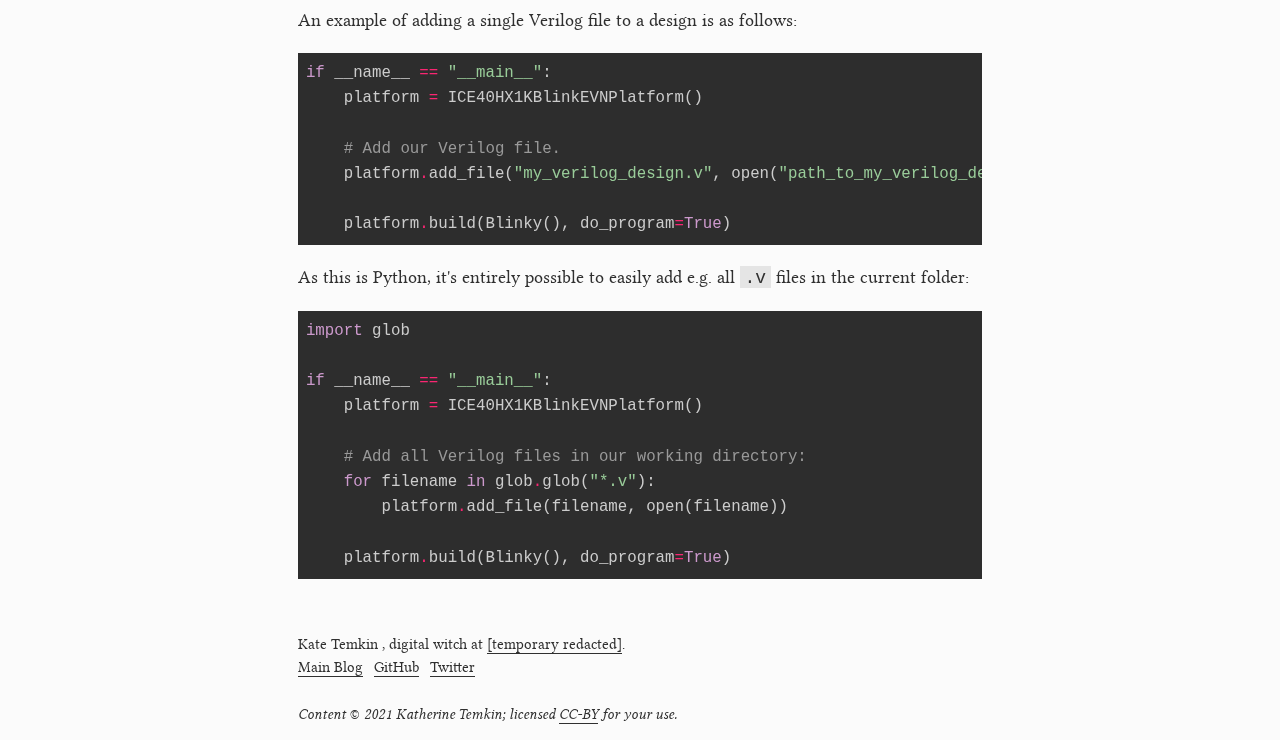
<file: post/nmigen-instance/index.html>
<!DOCTYPE html>
<html lang="en-us">

<head>
  <meta charset="utf-8">
  <meta name="generator" content="Hugo 0.62.0" />

  <meta http-equiv="X-UA-Compatible" content="IE=edge">
  <meta name="viewport" content="width=device-width, initial-scale=1">
  <meta name="author" content="Kate Temkin">
  <meta property="og:url" content="/post/nmigen-instance/">

  <title>Including non-nMigen Instances in nMigen - kate&#39;s lab notebook</title>
  <meta property="og:title" content="Including non-nMigen Instances in nMigen - kate&#39;s lab notebook">
  <meta property="og:type" content="article">
  <meta name="description" content="">

  <link rel="stylesheet" href="https://fonts.googleapis.com/css?family=Source+Code+Pro|Arvo:400,700">
  <link rel="stylesheet" href="/css/highlight.css">
  <link rel="stylesheet" href="/css/journal.css">
  <link href="/index.xml" rel="alternate" type="application/rss+xml" title="kate&#39;s lab notebook">

</head>

<body>
  <div class="container">

    <nav class="site-nav">
      <a href="/">Index</a>
    </nav>


  <article class="post">
    <header class="post-header">
      <h1 class="post-title">Including non-nMigen Instances in nMigen</h1>
       

      <time class="post-date" datetime="2021-08-18 04:30:18 -0600">18 Aug 2021</time>
    </header>

    <p>A common question in the <code>#nMigen</code> Libera.Chat channel asks how one can include a non-nMigen component&mdash;e.g. a library cell or a component from a Verilog design&mdash;so it seemed worth writing up a quick note we can link to answer  that.</p>
<h4 id="invoking-a-component">Invoking a Component</h4>
<p>The key is to create an <code>nmigen.Instance</code> component, as in the following example:</p>
<div class="highlight"><pre style="color:#f8f8f2;background-color:#272822;-moz-tab-size:4;-o-tab-size:4;tab-size:4"><code class="language-python" data-lang="python">m<span style="color:#f92672">.</span>submodules<span style="color:#f92672">.</span>my_component <span style="color:#f92672">=</span> Instance(<span style="color:#e6db74"></span><span style="color:#e6db74">&#34;</span><span style="color:#e6db74">CustomFlipFlop</span><span style="color:#e6db74">&#34;</span>,
		<span style="color:#75715e"># Attributes</span>
		a_HasAsyncReset <span style="color:#f92672">=</span> False,
		
		<span style="color:#75715e"># Parameters</span>
		p_NumberInputs  <span style="color:#f92672">=</span> <span style="color:#e6db74"></span><span style="color:#e6db74">&#34;</span><span style="color:#e6db74">1</span><span style="color:#e6db74">&#34;</span>,
		p_NumberOutputs <span style="color:#f92672">=</span> <span style="color:#e6db74"></span><span style="color:#e6db74">&#34;</span><span style="color:#e6db74">1</span><span style="color:#e6db74">&#34;</span>,

		<span style="color:#75715e"># Inputs</span>
		i_D <span style="color:#f92672">=</span> my_input_signal,
		
		<span style="color:#75715e"># Ouptuts</span>
		o_Q <span style="color:#f92672">=</span> my_output_signal,
		
		<span style="color:#75715e"># Bidirectional / inouts</span>
		io_DZ <span style="color:#f92672">=</span> my_tristate_pin
)
</code></pre></div><p>The first parameter to the <code>Instance</code> constructor is the name of the component to be instantiated, which usually matches e.g. your library cell instance, or your Verilog module name. The remaining (keyword) arguments are the inputs and outputs to the Instance. As these inputs/outputs to this function currently lack type information, we'll need to prefix each name with a short prefix, depending on its type:</p>
<table>
<thead>
<tr>
<th align="left">Prefix</th>
<th align="left">Corresponding HDL Type</th>
</tr>
</thead>
<tbody>
<tr>
<td align="left"><code>a_</code></td>
<td align="left">Attribute</td>
</tr>
<tr>
<td align="left"><code>p_</code></td>
<td align="left">Parameter</td>
</tr>
<tr>
<td align="left"><code>i_</code></td>
<td align="left">Input Port</td>
</tr>
<tr>
<td align="left"><code>o_</code></td>
<td align="left">Output Port</td>
</tr>
<tr>
<td align="left"><code>io_</code></td>
<td align="left">Bidirectional / inout port</td>
</tr>
</tbody>
</table>
<h4 id="including-hdl-sources">Including HDL Sources</h4>
<p>If you're using an external HDL source &ndash; for example, a Verilog file &ndash; you'll need to tell nMigen to include the relevant HDL source in your build plan. This is accomplished by calling the <code>add_file</code> method on the <code>platform</code> being used to  build your project, which takes the following signature:</p>
<div class="highlight"><pre style="color:#f8f8f2;background-color:#272822;-moz-tab-size:4;-o-tab-size:4;tab-size:4"><code class="language-py" data-lang="py">platform<span style="color:#f92672">.</span>add_file(filename, file_contents)
</code></pre></div><p>Here, <code>filename</code> is the name that will be used internally to the nMigen build plan (including by the target synthesis tool); and <code>file_contents</code> is either the file's contents (as a <code>str</code> or <code>bytes</code> object), or a file-like object.</p>
<p>An example of adding a single Verilog file to a design is as follows:</p>
<div class="highlight"><pre style="color:#f8f8f2;background-color:#272822;-moz-tab-size:4;-o-tab-size:4;tab-size:4"><code class="language-py" data-lang="py"><span style="color:#66d9ef">if</span> __name__ <span style="color:#f92672">==</span> <span style="color:#e6db74"></span><span style="color:#e6db74">&#34;</span><span style="color:#e6db74">__main__</span><span style="color:#e6db74">&#34;</span>:
    platform <span style="color:#f92672">=</span> ICE40HX1KBlinkEVNPlatform()
    
    <span style="color:#75715e"># Add our Verilog file.</span>
    platform<span style="color:#f92672">.</span>add_file(<span style="color:#e6db74"></span><span style="color:#e6db74">&#34;</span><span style="color:#e6db74">my_verilog_design.v</span><span style="color:#e6db74">&#34;</span>, open(<span style="color:#e6db74"></span><span style="color:#e6db74">&#34;</span><span style="color:#e6db74">path_to_my_verilog_design.v</span><span style="color:#e6db74">&#34;</span>))
    
    platform<span style="color:#f92672">.</span>build(Blinky(), do_program<span style="color:#f92672">=</span>True)
</code></pre></div><p>As this is Python, it's entirely possible to easily add e.g. all <code>.v</code> files in the current folder:</p>
<div class="highlight"><pre style="color:#f8f8f2;background-color:#272822;-moz-tab-size:4;-o-tab-size:4;tab-size:4"><code class="language-py" data-lang="py"><span style="color:#f92672">import</span> glob

<span style="color:#66d9ef">if</span> __name__ <span style="color:#f92672">==</span> <span style="color:#e6db74"></span><span style="color:#e6db74">&#34;</span><span style="color:#e6db74">__main__</span><span style="color:#e6db74">&#34;</span>:
    platform <span style="color:#f92672">=</span> ICE40HX1KBlinkEVNPlatform()
    
    <span style="color:#75715e"># Add all Verilog files in our working directory:</span>
    <span style="color:#66d9ef">for</span> filename <span style="color:#f92672">in</span> glob<span style="color:#f92672">.</span>glob(<span style="color:#e6db74"></span><span style="color:#e6db74">&#34;</span><span style="color:#e6db74">*.v</span><span style="color:#e6db74">&#34;</span>): 
        platform<span style="color:#f92672">.</span>add_file(filename, open(filename))
    
    platform<span style="color:#f92672">.</span>build(Blinky(), do_program<span style="color:#f92672">=</span>True)
</code></pre></div>

  </article>


      <footer class="site-footer">
        <span itemscope itemtype="http://schema.org/Person">
          <link itemprop="url" href="/">
          <span itemprop="name">Kate Temkin</span>

          <span>,</span>
          <span itemprop="jobTitle">digital witch</span> at
          <span itemprop="memberOf" itemscope itemtype="http://schema.org/Organization"><a itemprop="url" href="http://ktemk.in"><span itemprop="name">[temporary redacted]</span></a>.</span><br>

          <a itemprop="sameAs" href="https://ktemk.in" title="Main Blog">Main Blog</a>


          <a itemprop="sameAs" href="https://github.com/ktemkin" title="GitHub">GitHub</a>

          <a itemprop="sameAs" href="https://twitter.com/ktemkin" title="Twitter">Twitter</a>

          
        </span>

        

        <br>
        <br>
        <span itemprop="copyright"><i>Content &copy; 2021 Katherine Temkin; licensed <a href="https://creativecommons.org/licenses/by/2.0/">CC-BY</a> for your use.</i></span>

      </footer>
    </div>

  <script src="/js/highlight.pack.js"></script>
  <script>hljs.initHighlightingOnLoad();</script>

  </body>
</html>
</file>
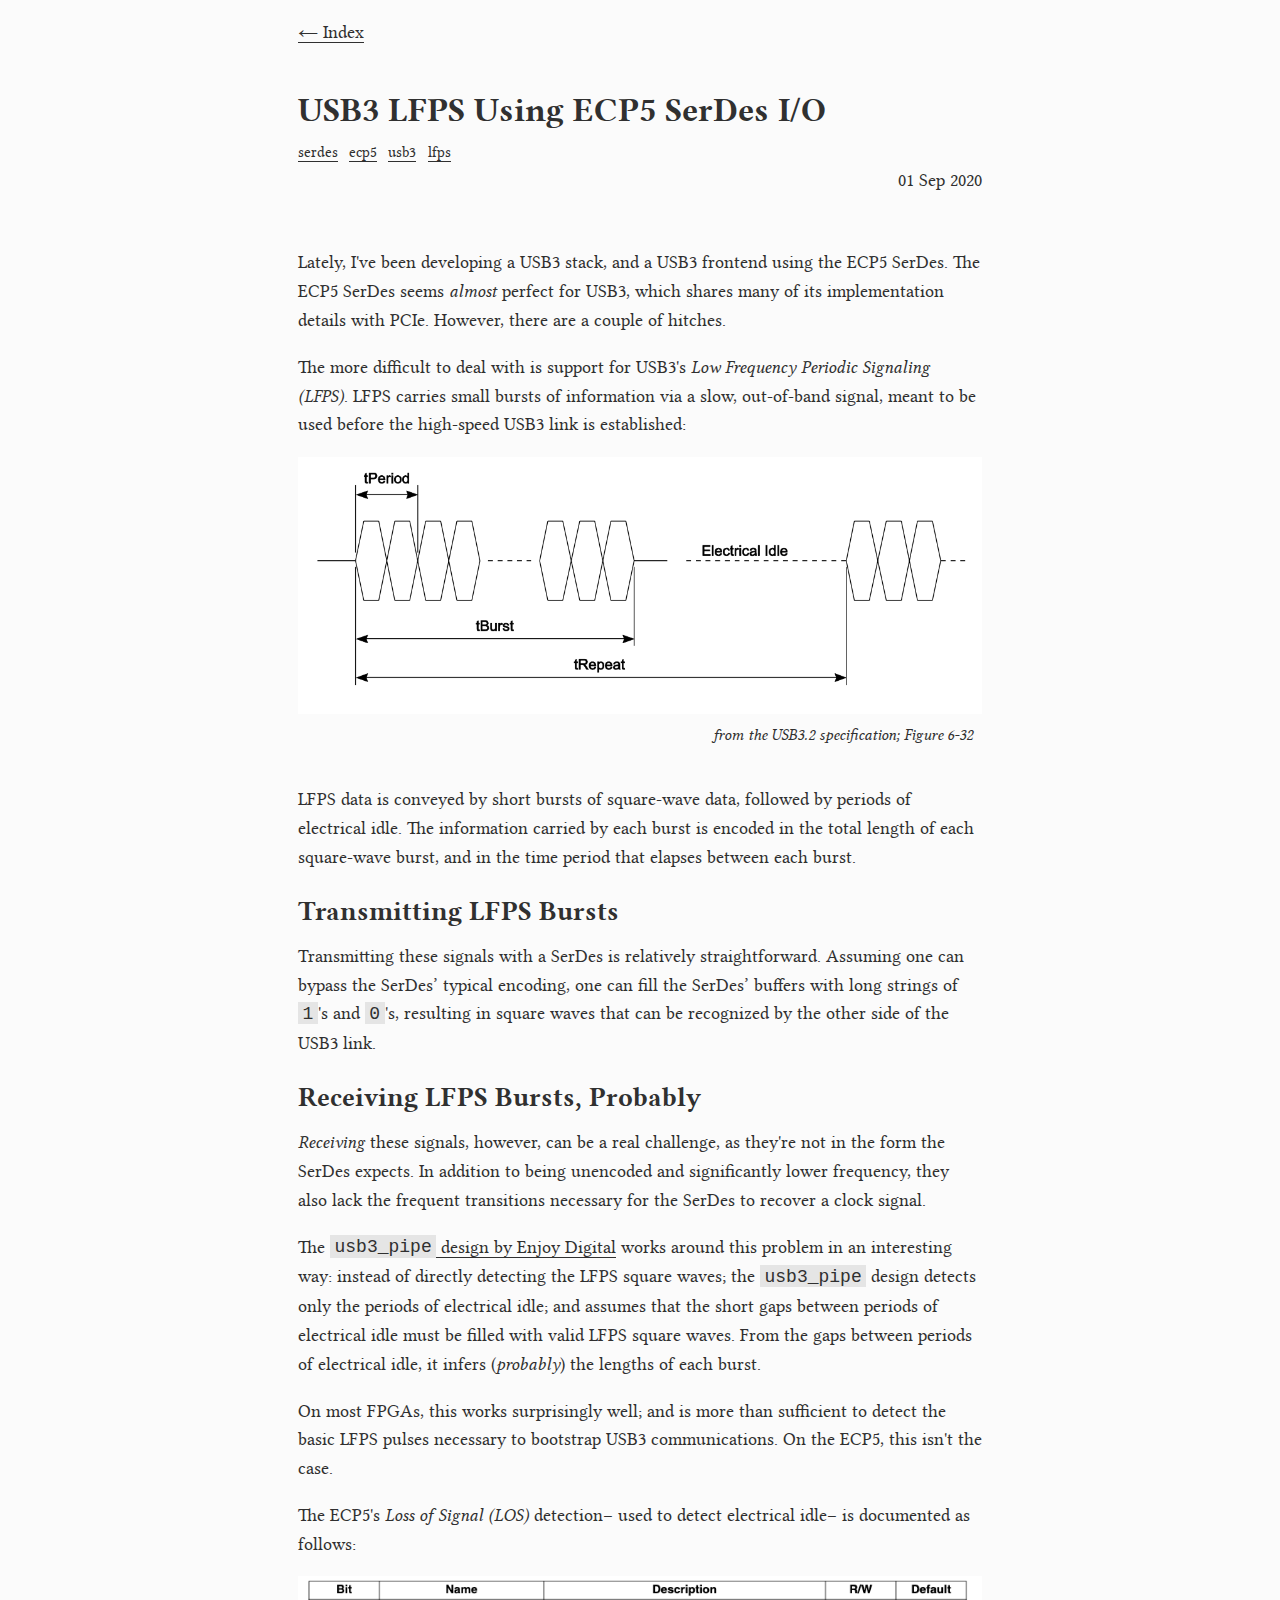
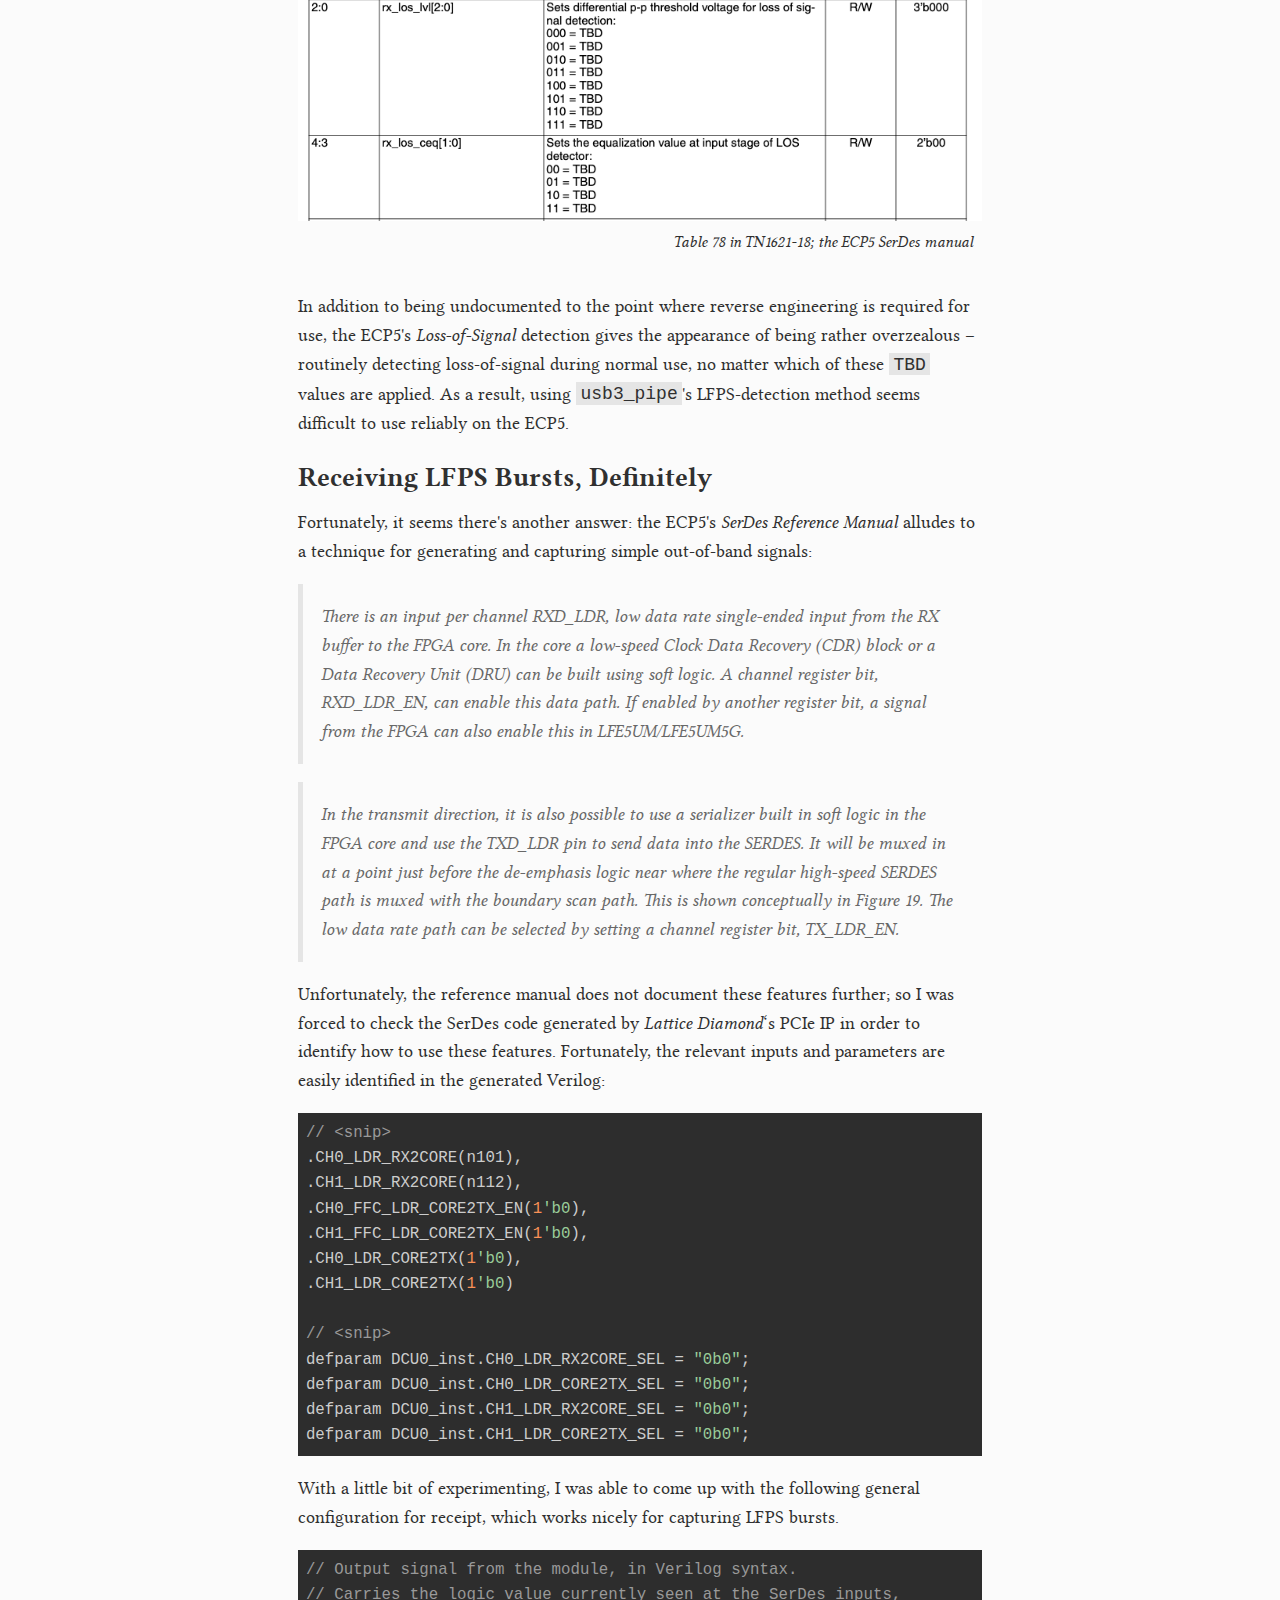
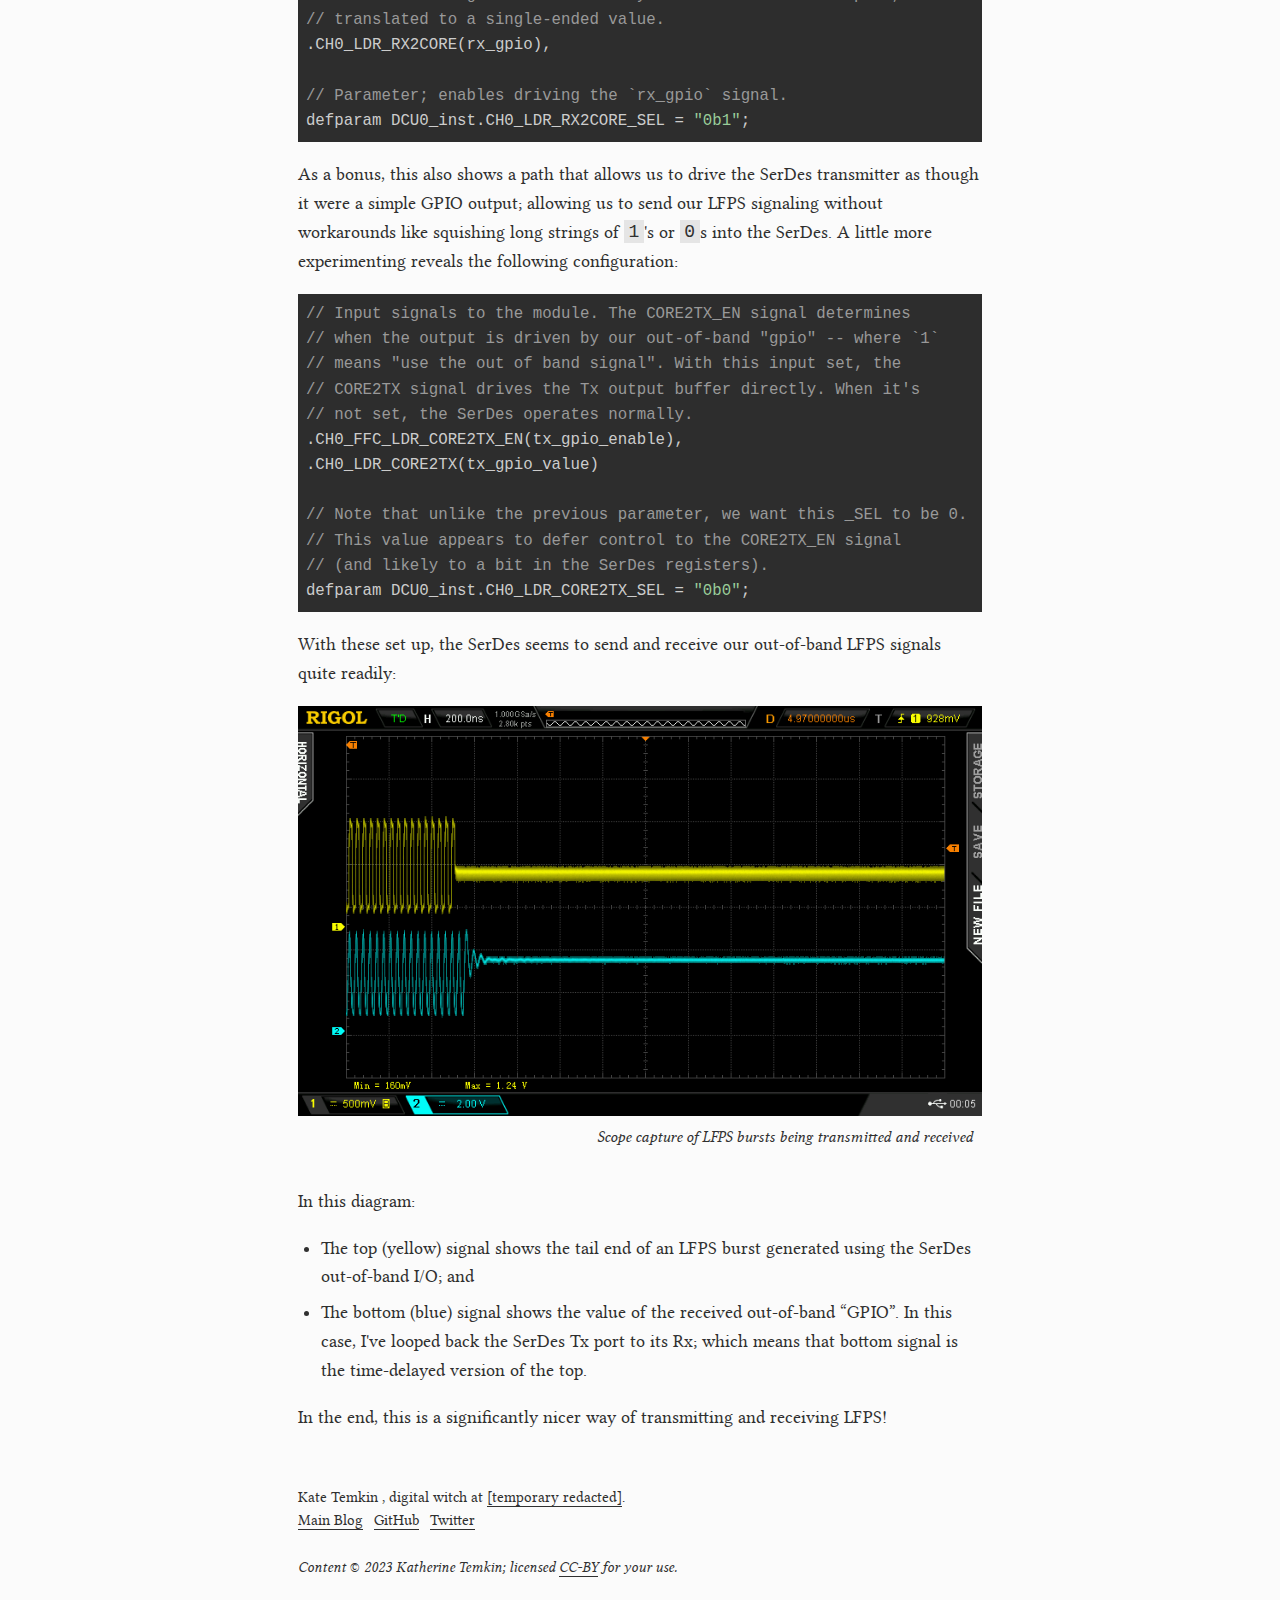
<file: post/serdes-lfps/index.html>
<!DOCTYPE html>
<html lang="en-us">

<head>
  <meta charset="utf-8">
  <meta name="generator" content="Hugo 0.62.0" />

  <meta http-equiv="X-UA-Compatible" content="IE=edge">
  <meta name="viewport" content="width=device-width, initial-scale=1">
  <meta name="author" content="Kate Temkin">
  <meta property="og:url" content="/post/serdes-lfps/">

  <title>USB3 LFPS Using ECP5 SerDes I/O - kate&#39;s lab notebook</title>
  <meta property="og:title" content="USB3 LFPS Using ECP5 SerDes I/O - kate&#39;s lab notebook">
  <meta property="og:type" content="article">
  <meta name="description" content="">

  <link rel="stylesheet" href="https://fonts.googleapis.com/css?family=Source+Code+Pro|Arvo:400,700">
  <link rel="stylesheet" href="/css/highlight.css">
  <link rel="stylesheet" href="/css/journal.css">
  <link href="/index.xml" rel="alternate" type="application/rss+xml" title="kate&#39;s lab notebook">

</head>

<body>
  <div class="container">

    <nav class="site-nav">
      <a href="/">Index</a>
    </nav>


  <article class="post">
    <header class="post-header">
      <h1 class="post-title">USB3 LFPS Using ECP5 SerDes I/O</h1>
       
<span class="tags">
   <a itemprop="sameAs" href="/tags/serdes/">serdes</a> <a itemprop="sameAs" href="/tags/ecp5/">ecp5</a> <a itemprop="sameAs" href="/tags/usb3/">usb3</a> <a itemprop="sameAs" href="/tags/lfps/">lfps</a></span>


      <time class="post-date" datetime="2020-09-01 11:38:10 -0600">01 Sep 2020</time>
    </header>

    <p>Lately, I've been developing a USB3 stack, and a USB3 frontend using the ECP5 SerDes. The ECP5 SerDes seems <em>almost</em>
perfect for USB3, which shares many of its implementation details with PCIe. However, there are a couple of hitches.</p>
<p>The more difficult to deal with is support for USB3's <em>Low Frequency Periodic Signaling (LFPS)</em>. LFPS carries small bursts
of information via a slow, out-of-band signal, meant to be used before the high-speed USB3 link is established:</p>
<figure>
    <img src="/post-media/serdes-lfps/lfps.png"
         alt="depiction of LFPS bursts over time; including small square wave bursts separated by periods of idle"/> <figcaption>
            <h4>from the USB3.2 specification; Figure 6-32</h4>
        </figcaption>
</figure>

<p>LFPS data is conveyed by short bursts of square-wave data, followed by periods of electrical idle. The information
carried by each burst is encoded in the total length of each square-wave burst, and in the time period that elapses
between each burst.</p>
<h4 id="transmitting-lfps-bursts">Transmitting LFPS Bursts</h4>
<p>Transmitting these signals with a SerDes is relatively straightforward. Assuming one can bypass the SerDes&rsquo; typical
encoding, one can fill the SerDes&rsquo; buffers with long strings of <code>1</code>'s and <code>0</code>'s, resulting in square waves that can
be recognized by the other side of the USB3 link.</p>
<h4 id="receiving-lfps-bursts-probably">Receiving LFPS Bursts, Probably</h4>
<p><em>Receiving</em> these signals, however, can be a real challenge, as they're not in the form the SerDes expects. In addition
to being unencoded and significantly lower frequency, they also lack the frequent transitions necessary for the SerDes
to recover a clock signal.</p>
<p>The <a href="https://twitter.com/enjoy_digital/usb3_pipe"><code>usb3_pipe</code> design by Enjoy Digital</a> works around this problem in an
interesting way: instead of directly detecting the LFPS square waves; the <code>usb3_pipe</code> design detects only the periods of
electrical idle; and assumes that the short gaps between periods of electrical idle must be filled with valid LFPS square
waves. From the gaps between periods of electrical idle, it infers (<em>probably</em>) the lengths of each burst.</p>
<p>On most FPGAs, this works surprisingly well; and is more than sufficient to detect the basic LFPS pulses necessary to
bootstrap USB3 communications. On the ECP5, this isn't the case.</p>
<p>The ECP5's <em>Loss of Signal (LOS)</em> detection&ndash; used to detect electrical idle&ndash; is documented as follows:</p>
<figure>
    <img src="/post-media/serdes-lfps/los.png"
         alt="table indicating that the parameters for the ECP5 SerDes&#39; Loss-of-Signal detection is completely undocumented"/> <figcaption>
            <h4>Table 78 in TN1621-18; the ECP5 SerDes manual</h4>
        </figcaption>
</figure>

<p>In addition to being undocumented to the point where reverse engineering is required for use, the ECP5's <em>Loss-of-Signal</em>
detection gives the appearance of being rather overzealous &ndash; routinely detecting loss-of-signal during normal use, no matter
which of these <code>TBD</code> values are applied. As a result, using <code>usb3_pipe</code>'s LFPS-detection method seems difficult to use reliably
on the ECP5.</p>
<h4 id="receiving-lfps-bursts-definitely">Receiving LFPS Bursts, Definitely</h4>
<p>Fortunately, it seems there's another answer: the ECP5's <em>SerDes Reference Manual</em> alludes to a technique for generating
and capturing simple out-of-band signals:</p>
<blockquote>
<p>There is an input per channel RXD_LDR, low data rate single-ended input from the RX buffer to the FPGA core. In the  core  a  low-speed  Clock  Data  Recovery  (CDR)  block  or  a  Data  Recovery  Unit  (DRU)  can  be  built  using  soft  logic. A channel register bit, RXD_LDR_EN, can enable this data path. If enabled by another register bit, a signal from the FPGA can also enable this in LFE5UM/LFE5UM5G.</p>
</blockquote>
<blockquote>
<p>In  the  transmit  direction,  it  is  also  possible  to  use  a  serializer  built  in  soft  logic  in  the  FPGA  core  and  use  the  TXD_LDR pin to send data into the SERDES. It will be muxed in at a point just before the de-emphasis logic near where the regular high-speed SERDES path is muxed with the boundary scan path. This is shown conceptually in Figure 19. The low data rate path can be selected by setting a channel register bit, TX_LDR_EN.</p>
</blockquote>
<p>Unfortunately, the reference manual does not document these features further; so I was forced to check the SerDes code generated
by <em>Lattice Diamond</em>&lsquo;s PCIe IP in order to identify how to use these features. Fortunately, the relevant inputs and parameters are easily identified in the generated Verilog:</p>
<pre><code>// &lt;snip&gt;
.CH0_LDR_RX2CORE(n101),
.CH1_LDR_RX2CORE(n112),
.CH0_FFC_LDR_CORE2TX_EN(1'b0), 
.CH1_FFC_LDR_CORE2TX_EN(1'b0),
.CH0_LDR_CORE2TX(1'b0), 
.CH1_LDR_CORE2TX(1'b0)

// &lt;snip&gt;
defparam DCU0_inst.CH0_LDR_RX2CORE_SEL = &quot;0b0&quot;;
defparam DCU0_inst.CH0_LDR_CORE2TX_SEL = &quot;0b0&quot;;
defparam DCU0_inst.CH1_LDR_RX2CORE_SEL = &quot;0b0&quot;;
defparam DCU0_inst.CH1_LDR_CORE2TX_SEL = &quot;0b0&quot;;
</code></pre><p>With a little bit of experimenting, I was able to come up with the following general configuration for receipt,
which works nicely for capturing LFPS bursts.</p>
<pre><code>// Output signal from the module, in Verilog syntax.
// Carries the logic value currently seen at the SerDes inputs, 
// translated to a single-ended value.
.CH0_LDR_RX2CORE(rx_gpio),

// Parameter; enables driving the `rx_gpio` signal.
defparam DCU0_inst.CH0_LDR_RX2CORE_SEL = &quot;0b1&quot;;
</code></pre><p>As a bonus, this also shows a path that allows us to drive the SerDes transmitter as though it were a simple GPIO output;
allowing us to send our LFPS signaling without workarounds like squishing long strings of <code>1</code>'s or <code>0</code>s into the SerDes.
A little more experimenting reveals the following configuration:</p>
<pre><code>// Input signals to the module. The CORE2TX_EN signal determines
// when the output is driven by our out-of-band &quot;gpio&quot; -- where `1`
// means &quot;use the out of band signal&quot;. With this input set, the 
// CORE2TX signal drives the Tx output buffer directly. When it's 
// not set, the SerDes operates normally.
.CH0_FFC_LDR_CORE2TX_EN(tx_gpio_enable), 
.CH0_LDR_CORE2TX(tx_gpio_value)

// Note that unlike the previous parameter, we want this _SEL to be 0.
// This value appears to defer control to the CORE2TX_EN signal 
// (and likely to a bit in the SerDes registers).
defparam DCU0_inst.CH0_LDR_CORE2TX_SEL = &quot;0b0&quot;;
</code></pre><p>With these set up, the SerDes seems to send and receive our out-of-band LFPS signals quite readily:</p>
<figure>
    <img src="/post-media/serdes-lfps/serdes_out_of_band_lfps.png"
         alt="oscilloscope display showing correct-appearing LFPS bursts"/> <figcaption>
            <h4>Scope capture of LFPS bursts being transmitted and received</h4>
        </figcaption>
</figure>

<p>In this diagram:</p>
<ul>
<li>The top (yellow) signal shows the tail end of an LFPS burst generated using the SerDes out-of-band I/O; and</li>
<li>The bottom (blue) signal shows the value of the received out-of-band &ldquo;GPIO&rdquo;. In this case, I've looped back the
SerDes Tx port to its Rx; which means that bottom signal is the time-delayed version of the top.</li>
</ul>
<p>In the end, this is a significantly nicer way of transmitting and receiving LFPS!</p>


  </article>


      <footer class="site-footer">
        <span itemscope itemtype="http://schema.org/Person">
          <link itemprop="url" href="/">
          <span itemprop="name">Kate Temkin</span>

          <span>,</span>
          <span itemprop="jobTitle">digital witch</span> at
          <span itemprop="memberOf" itemscope itemtype="http://schema.org/Organization"><a itemprop="url" href="http://ktemk.in"><span itemprop="name">[temporary redacted]</span></a>.</span><br>

          <a itemprop="sameAs" href="https://ktemk.in" title="Main Blog">Main Blog</a>


          <a itemprop="sameAs" href="https://github.com/ktemkin" title="GitHub">GitHub</a>

          <a itemprop="sameAs" href="https://twitter.com/ktemkin" title="Twitter">Twitter</a>

          
        </span>

        

        <br>
        <br>
        <span itemprop="copyright"><i>Content &copy; 2023 Katherine Temkin; licensed <a href="https://creativecommons.org/licenses/by/2.0/">CC-BY</a> for your use.</i></span>

      </footer>
    </div>

  <script src="/js/highlight.pack.js"></script>
  <script>hljs.initHighlightingOnLoad();</script>

  </body>
</html>
</file>
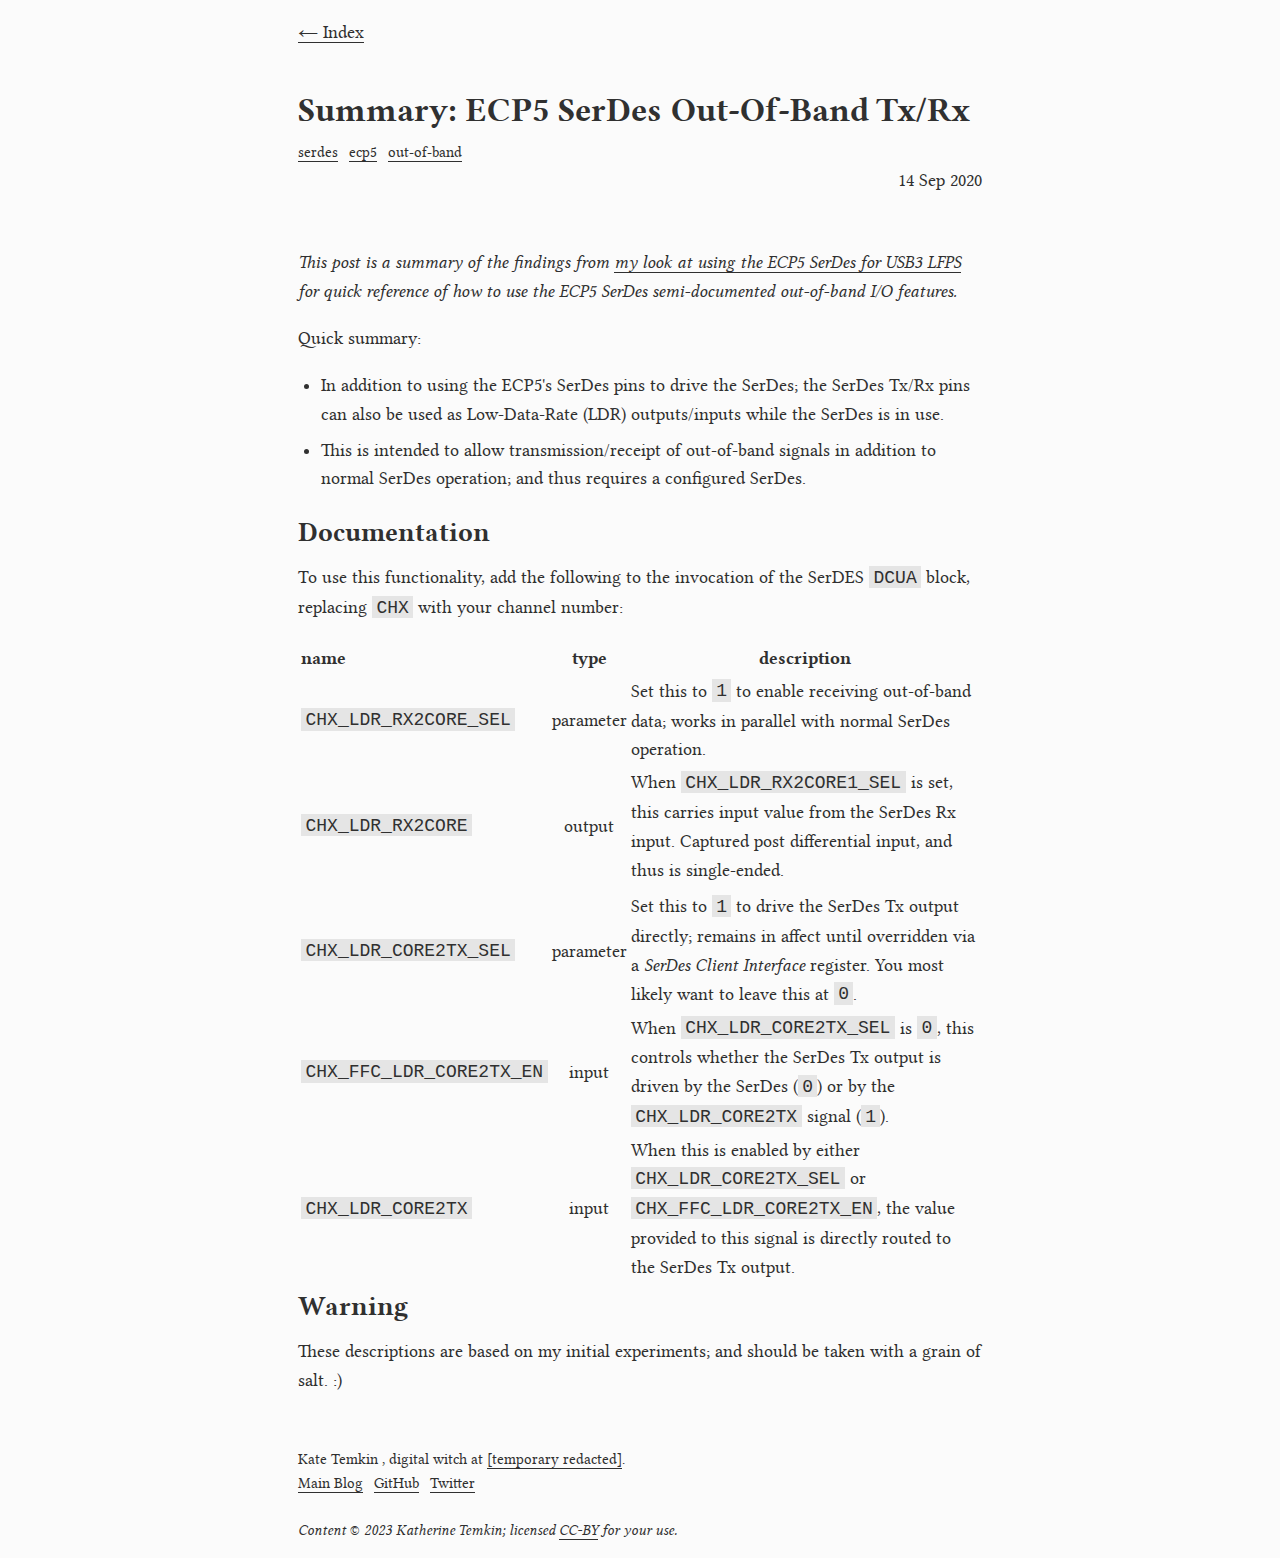
<file: post/serdes-oob/index.html>
<!DOCTYPE html>
<html lang="en-us">

<head>
  <meta charset="utf-8">
  <meta name="generator" content="Hugo 0.62.0" />

  <meta http-equiv="X-UA-Compatible" content="IE=edge">
  <meta name="viewport" content="width=device-width, initial-scale=1">
  <meta name="author" content="Kate Temkin">
  <meta property="og:url" content="/post/serdes-oob/">

  <title>Summary: ECP5 SerDes Out-Of-Band Tx/Rx - kate&#39;s lab notebook</title>
  <meta property="og:title" content="Summary: ECP5 SerDes Out-Of-Band Tx/Rx - kate&#39;s lab notebook">
  <meta property="og:type" content="article">
  <meta name="description" content="">

  <link rel="stylesheet" href="https://fonts.googleapis.com/css?family=Source+Code+Pro|Arvo:400,700">
  <link rel="stylesheet" href="/css/highlight.css">
  <link rel="stylesheet" href="/css/journal.css">
  <link href="/index.xml" rel="alternate" type="application/rss+xml" title="kate&#39;s lab notebook">

</head>

<body>
  <div class="container">

    <nav class="site-nav">
      <a href="/">Index</a>
    </nav>


  <article class="post">
    <header class="post-header">
      <h1 class="post-title">Summary: ECP5 SerDes Out-Of-Band Tx/Rx</h1>
       
<span class="tags">
   <a itemprop="sameAs" href="/tags/serdes/">serdes</a> <a itemprop="sameAs" href="/tags/ecp5/">ecp5</a> <a itemprop="sameAs" href="/tags/out-of-band/">out-of-band</a></span>


      <time class="post-date" datetime="2020-09-14 10:04:21 -0600">14 Sep 2020</time>
    </header>

    <p><em>This post is a summary of the findings from <a href="/post/serdes-lfps/">my look at using the ECP5 SerDes for USB3 LFPS</a> for quick reference of how to use the ECP5 SerDes semi-documented out-of-band I/O features.</em></p>
<p>Quick summary:</p>
<ul>
<li>In addition to using the ECP5's SerDes pins to drive the SerDes; the SerDes Tx/Rx pins can also be used as Low-Data-Rate (LDR) outputs/inputs while the SerDes is in use.</li>
<li>This is intended to allow transmission/receipt of out-of-band signals in addition to normal SerDes
operation; and thus requires a configured SerDes.</li>
</ul>
<h4 id="documentation">Documentation</h4>
<p>To use this functionality, add the following to the invocation of the SerDES <code>DCUA</code> block, replacing <code>CHX</code> with your channel number:</p>
<table>
<thead>
<tr>
<th align="left">name</th>
<th align="center">type</th>
<th>description</th>
</tr>
</thead>
<tbody>
<tr>
<td align="left"><code>CHX_LDR_RX2CORE_SEL</code></td>
<td align="center">parameter</td>
<td>Set this to <code>1</code> to enable receiving out-of-band data; works in parallel with normal SerDes operation.</td>
</tr>
<tr>
<td align="left"><code>CHX_LDR_RX2CORE</code></td>
<td align="center">output</td>
<td>When <code>CHX_LDR_RX2CORE1_SEL</code> is set, this carries input value from the SerDes Rx input. Captured post differential input, and thus is single-ended.</td>
</tr>
<tr>
<td></td>
<td></td>
<td></td>
</tr>
<tr>
<td align="left"><code>CHX_LDR_CORE2TX_SEL</code></td>
<td align="center">parameter</td>
<td>Set this to <code>1</code> to drive the SerDes Tx output directly; remains in affect until overridden via a <em>SerDes Client Interface</em> register. You most likely want to leave this at <code>0</code>.</td>
</tr>
<tr>
<td align="left"><code>CHX_FFC_LDR_CORE2TX_EN</code></td>
<td align="center">input</td>
<td>When <code>CHX_LDR_CORE2TX_SEL</code> is <code>0</code>, this controls whether the SerDes Tx output is driven by the SerDes (<code>0</code>) or by the <code>CHX_LDR_CORE2TX</code> signal (<code>1</code>).</td>
</tr>
<tr>
<td align="left"><code>CHX_LDR_CORE2TX</code></td>
<td align="center">input</td>
<td>When this is enabled by either <code>CHX_LDR_CORE2TX_SEL</code> or <code>CHX_FFC_LDR_CORE2TX_EN</code>, the value provided to this signal is directly routed to the SerDes Tx output.</td>
</tr>
</tbody>
</table>
<h4 id="warning">Warning</h4>
<p>These descriptions are based on my initial experiments; and should be taken with a grain of salt. :)</p>


  </article>


      <footer class="site-footer">
        <span itemscope itemtype="http://schema.org/Person">
          <link itemprop="url" href="/">
          <span itemprop="name">Kate Temkin</span>

          <span>,</span>
          <span itemprop="jobTitle">digital witch</span> at
          <span itemprop="memberOf" itemscope itemtype="http://schema.org/Organization"><a itemprop="url" href="http://ktemk.in"><span itemprop="name">[temporary redacted]</span></a>.</span><br>

          <a itemprop="sameAs" href="https://ktemk.in" title="Main Blog">Main Blog</a>


          <a itemprop="sameAs" href="https://github.com/ktemkin" title="GitHub">GitHub</a>

          <a itemprop="sameAs" href="https://twitter.com/ktemkin" title="Twitter">Twitter</a>

          
        </span>

        

        <br>
        <br>
        <span itemprop="copyright"><i>Content &copy; 2023 Katherine Temkin; licensed <a href="https://creativecommons.org/licenses/by/2.0/">CC-BY</a> for your use.</i></span>

      </footer>
    </div>

  <script src="/js/highlight.pack.js"></script>
  <script>hljs.initHighlightingOnLoad();</script>

  </body>
</html>
</file>
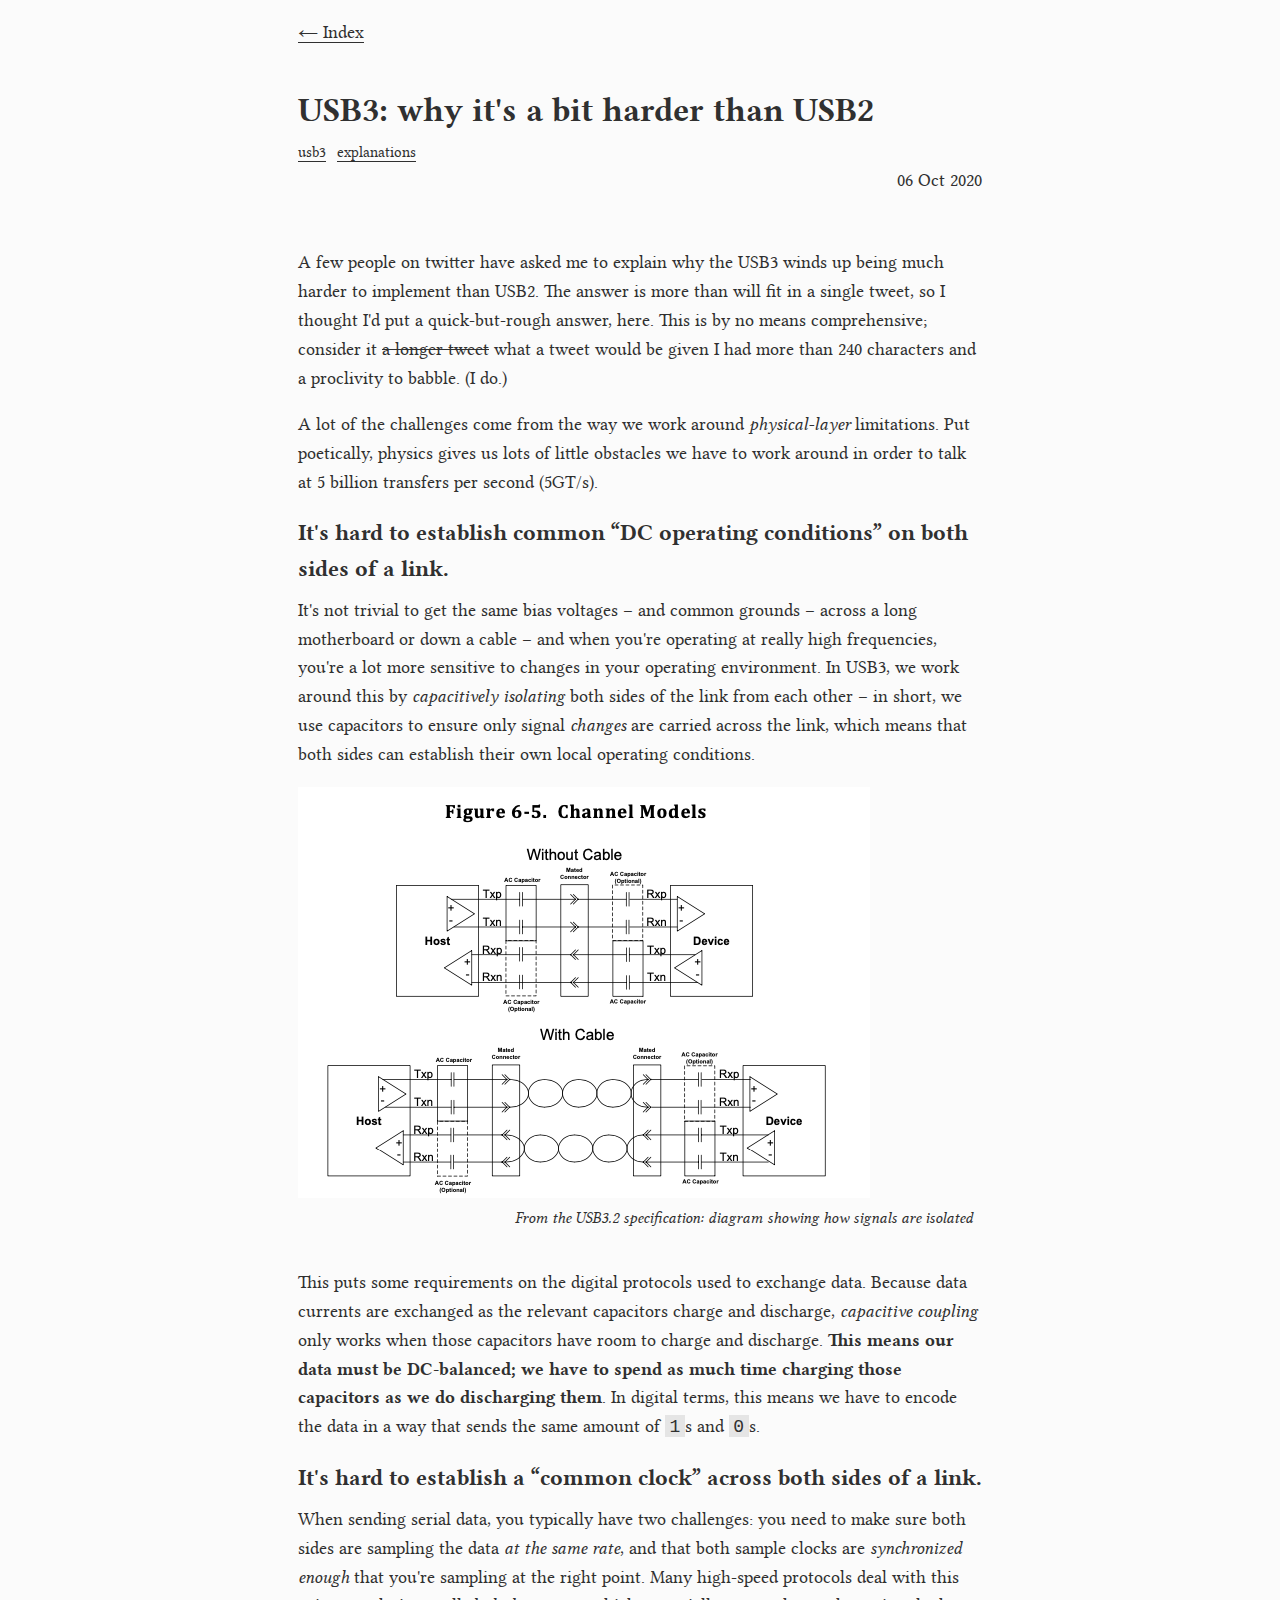
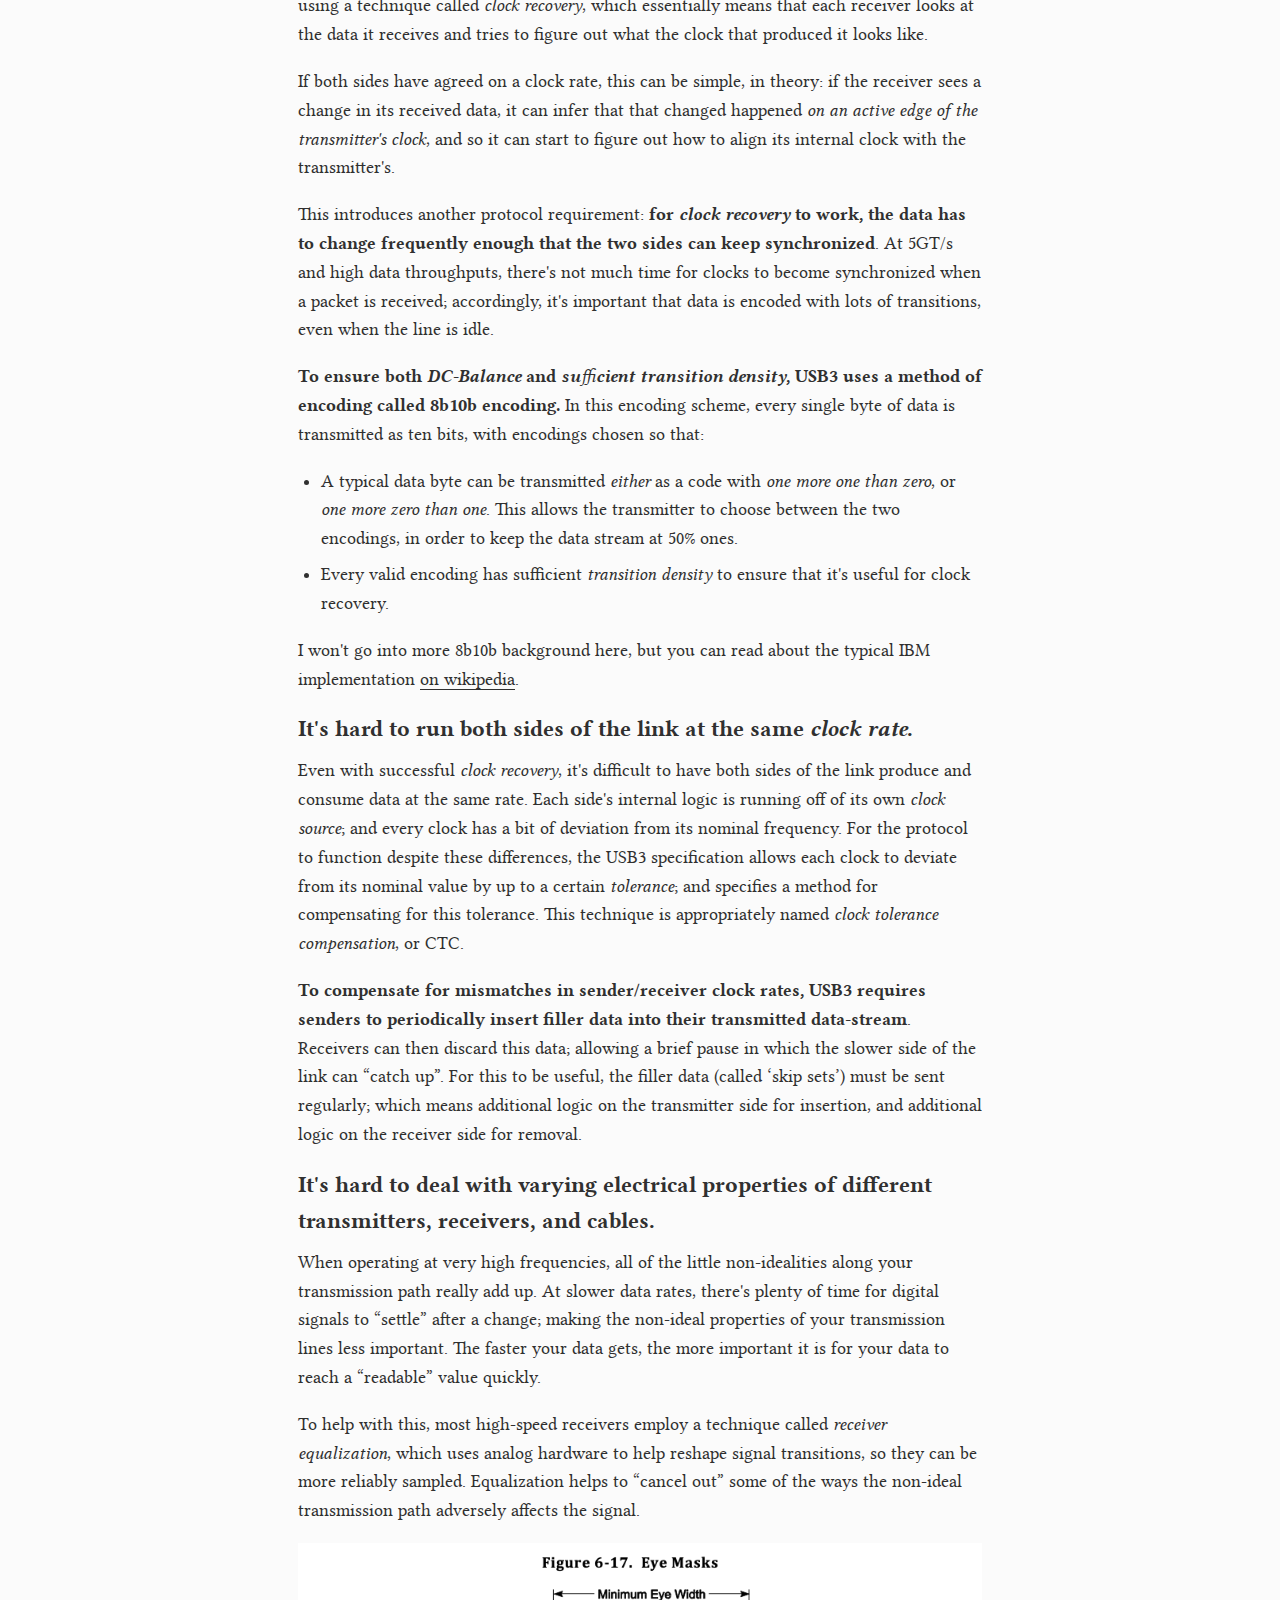
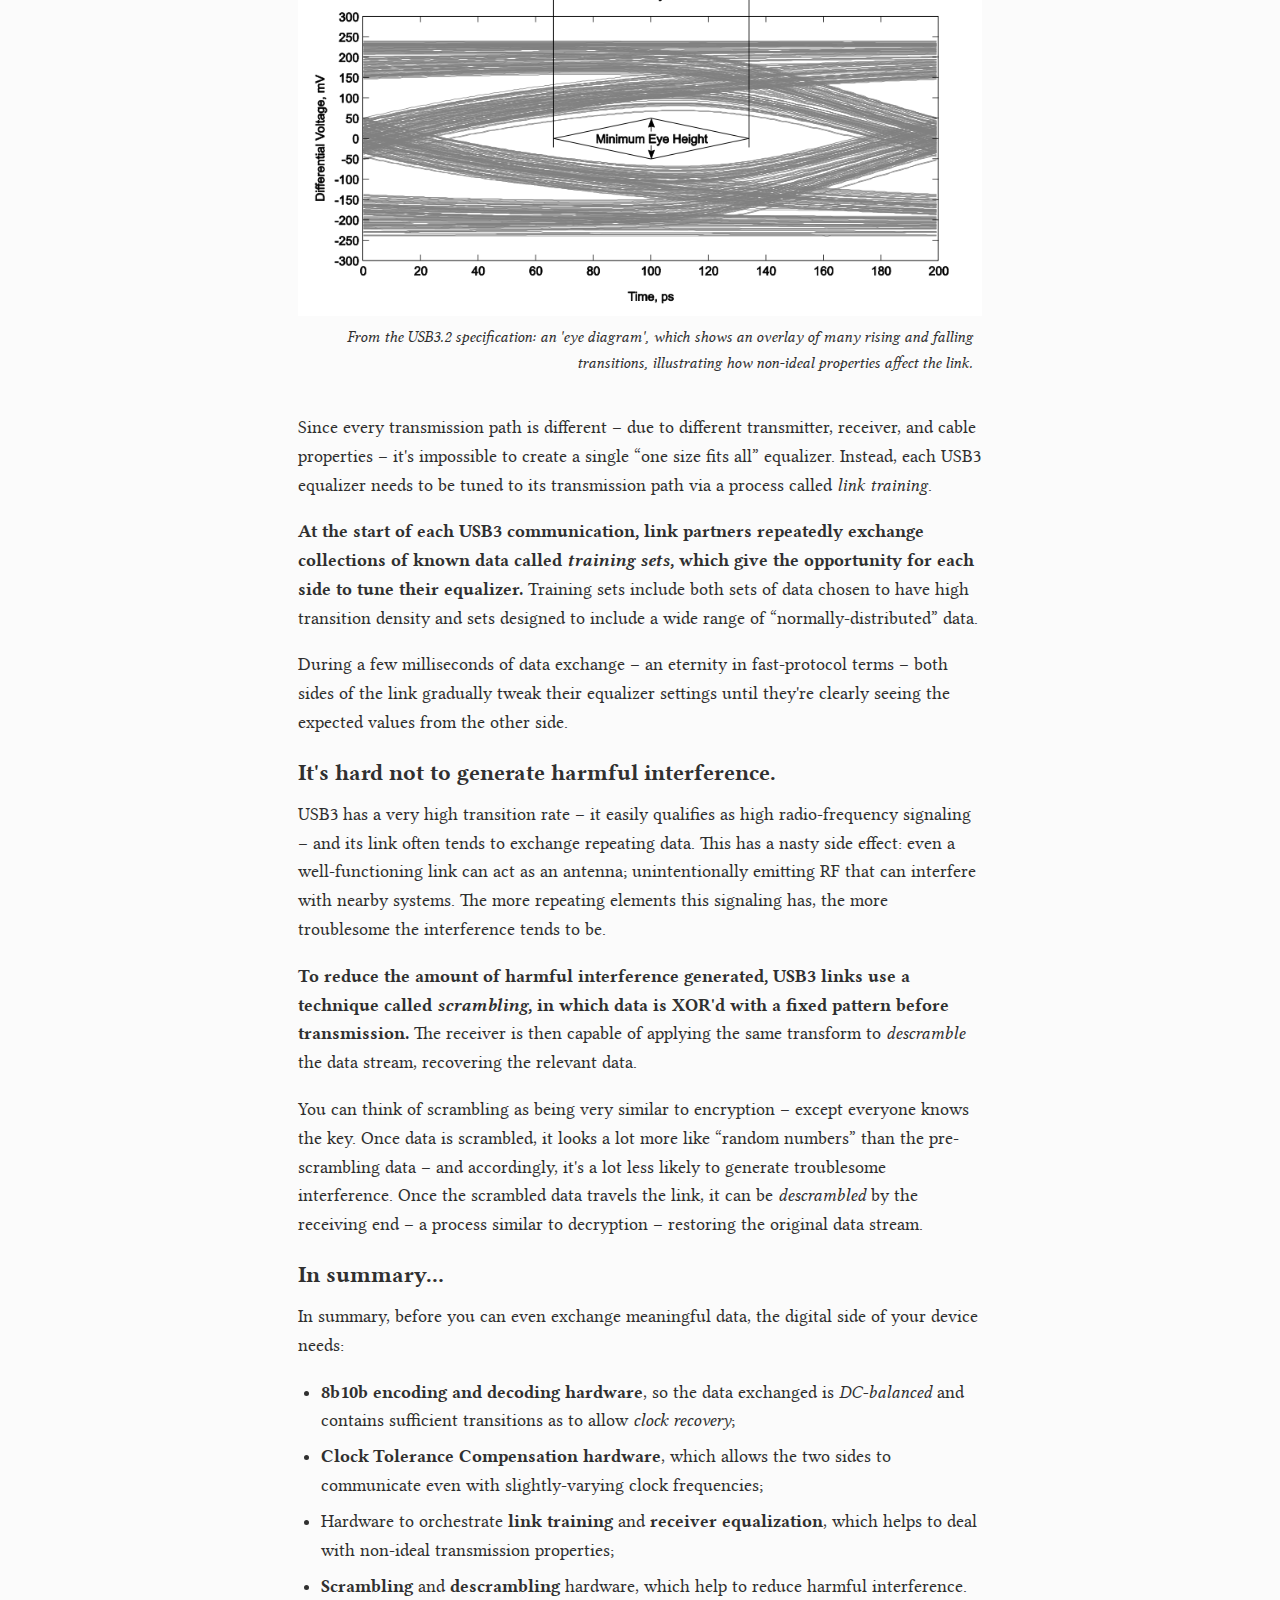
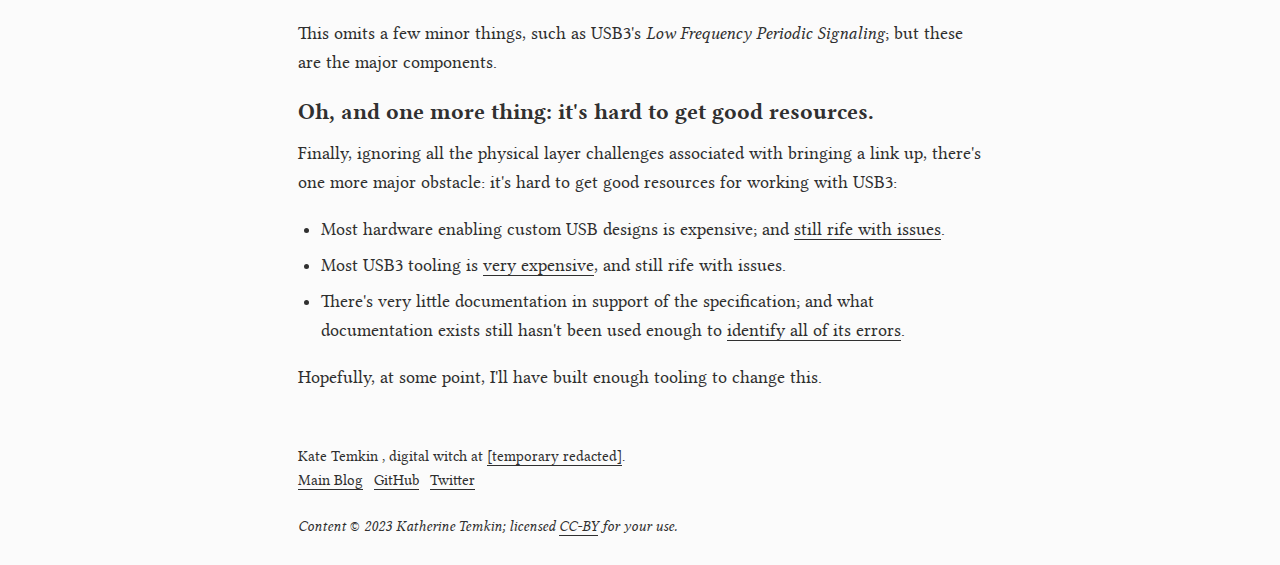
<file: post/why-is-usb3-harder/index.html>
<!DOCTYPE html>
<html lang="en-us">

<head>
  <meta charset="utf-8">
  <meta name="generator" content="Hugo 0.62.0" />

  <meta http-equiv="X-UA-Compatible" content="IE=edge">
  <meta name="viewport" content="width=device-width, initial-scale=1">
  <meta name="author" content="Kate Temkin">
  <meta property="og:url" content="/post/why-is-usb3-harder/">

  <title>USB3: why it&#39;s a bit harder than USB2 - kate&#39;s lab notebook</title>
  <meta property="og:title" content="USB3: why it&#39;s a bit harder than USB2 - kate&#39;s lab notebook">
  <meta property="og:type" content="article">
  <meta name="description" content="">

  <link rel="stylesheet" href="https://fonts.googleapis.com/css?family=Source+Code+Pro|Arvo:400,700">
  <link rel="stylesheet" href="/css/highlight.css">
  <link rel="stylesheet" href="/css/journal.css">
  <link href="/index.xml" rel="alternate" type="application/rss+xml" title="kate&#39;s lab notebook">

</head>

<body>
  <div class="container">

    <nav class="site-nav">
      <a href="/">Index</a>
    </nav>


  <article class="post">
    <header class="post-header">
      <h1 class="post-title">USB3: why it&#39;s a bit harder than USB2</h1>
       
<span class="tags">
   <a itemprop="sameAs" href="/tags/usb3/">usb3</a> <a itemprop="sameAs" href="/tags/explanations/">explanations</a></span>


      <time class="post-date" datetime="2020-10-06 16:05:23 -0600">06 Oct 2020</time>
    </header>

    <p>A few people on twitter have asked me to explain why the USB3 winds up being much harder to implement than USB2.
The answer is more than will fit in a single tweet, so I thought I'd put a quick-but-rough answer, here. This is
by no means comprehensive; consider it <del>a longer tweet</del> what a tweet would be given I had more than 240 characters and a proclivity to babble. (I do.)</p>
<p>A lot of the challenges come from the way we work around <em>physical-layer</em> limitations. Put poetically, physics gives
us lots of little obstacles we have to work around in order to talk at 5 billion transfers per second (5GT/s).</p>
<h5 id="its-hard-to-establish-common-dc-operating-conditions-on-both-sides-of-a-link">It's hard to establish common &ldquo;DC operating conditions&rdquo; on both sides of a link.</h5>
<p>It's not trivial to get the same bias voltages &ndash; and common grounds &ndash; across a long motherboard or down a cable &ndash; and when you're operating at really high frequencies, you're a lot more sensitive to changes in your operating environment. In USB3, we work around this by <em>capacitively isolating</em> both sides of the link from each other &ndash; in short, we use capacitors to ensure only signal <em>changes</em> are carried across the link, which means that both sides can establish their own local operating conditions.</p>
<figure>
    <img src="/post-media/why-is-usb3-harder/circuit.png"
         alt="diagram showing the transmitter is connected to the receiver through a pair of AC coupling capacitors"/> <figcaption>
            <h4>From the USB3.2 specification: diagram showing how signals are isolated</h4>
        </figcaption>
</figure>

<p>This puts some requirements on the digital protocols used to exchange data. Because data currents are exchanged as the relevant capacitors charge and discharge, <em>capacitive coupling</em> only works when those capacitors have room to charge and discharge. <strong>This means our data must be DC-balanced; we have to spend as much time charging those capacitors as we do discharging them</strong>. In digital terms, this means we have to encode the data in a way that sends the same amount of <code>1</code>s and <code>0</code>s.</p>
<h5 id="its-hard-to-establish-a-common-clock-across-both-sides-of-a-link">It's hard to establish a &ldquo;common clock&rdquo; across both sides of a link.</h5>
<p>When sending serial data, you typically have two challenges: you need to make sure both sides are sampling the data <em>at the same rate</em>, and that both sample clocks are <em>synchronized enough</em> that you're sampling at the right point. Many high-speed protocols deal with this using a technique called <em>clock recovery</em>, which essentially means that each receiver looks at the data it receives and tries to figure out what the clock that produced it looks like.</p>
<p>If both sides have agreed on a clock rate, this can be simple, in theory: if the receiver sees a change in its
received data, it can infer that that changed happened <em>on an active edge of the transmitter's clock</em>, and so it can start to figure out how to align its internal clock with the transmitter's.</p>
<p>This introduces another protocol requirement: <strong>for <em>clock recovery</em> to work, the data has to change frequently enough that the two sides can keep synchronized</strong>. At 5GT/s and high data throughputs, there's not much time for clocks to become synchronized when a packet is received; accordingly, it's important that data is encoded with lots of transitions, even when the line is idle.</p>
<p><strong>To ensure both <em>DC-Balance</em> and <em>sufficient transition density</em>, USB3 uses a method of encoding called 8b10b encoding.</strong>
In this encoding scheme, every single byte of data is transmitted as ten bits, with encodings chosen so that:</p>
<ul>
<li>A typical data byte can be transmitted <em>either</em> as a code with <em>one more one than zero</em>, or <em>one more zero than one</em>.
This allows the transmitter to choose between the two encodings, in order to keep the data stream at 50% ones.</li>
<li>Every valid encoding has sufficient <em>transition density</em> to ensure that it's useful for clock recovery.</li>
</ul>
<p>I won't go into more 8b10b background here, but you can read about the typical IBM implementation <a href="https://en.wikipedia.org/wiki/8b/10b_encoding">on wikipedia</a>.</p>
<h5 id="its-hard-to-run-both-sides-of-the-link-at-the-same--clock-rate-">It's hard to run both sides of the link at the same <em>clock rate</em>.</h5>
<p>Even with successful <em>clock recovery</em>, it's difficult to have both sides of the link produce and consume data at
the same rate. Each side's internal logic is running off of its own <em>clock source</em>; and every clock has a bit of deviation from its nominal frequency. For the protocol to function despite these differences, the USB3 specification allows each clock to deviate from its nominal value by up to a certain <em>tolerance</em>; and specifies a method for compensating for this tolerance. This technique is appropriately named <em>clock tolerance compensation</em>, or CTC.</p>
<p><strong>To compensate for mismatches in sender/receiver clock rates, USB3 requires senders to periodically insert filler data into their transmitted data-stream</strong>. Receivers can then discard this data; allowing a brief pause in which the slower
side of the link can &ldquo;catch up&rdquo;. For this to be useful, the filler data (called &lsquo;skip sets&rsquo;) must be sent regularly;
which means additional logic on the transmitter side for insertion, and additional logic on the receiver side for
removal.</p>
<h5 id="its-hard-to-deal-with-varying-electrical-properties-of-different-transmitters-receivers-and-cables">It's hard to deal with varying electrical properties of different transmitters, receivers, and cables.</h5>
<p>When operating at very high frequencies, all of the little non-idealities along your transmission path really add up. At slower data rates, there's plenty of time for digital signals to &ldquo;settle&rdquo; after a change; making the non-ideal properties of your transmission lines less important. The faster your data gets, the more important it is for your data
to reach a &ldquo;readable&rdquo; value quickly.</p>
<p>To help with this, most high-speed receivers employ a technique called <em>receiver equalization</em>, which uses analog hardware
to help reshape signal transitions, so they can be more reliably sampled. Equalization helps to &ldquo;cancel out&rdquo; some of the ways the non-ideal transmission path adversely affects the signal.</p>
<figure>
    <img src="/post-media/why-is-usb3-harder/eye.png"
         alt="diagram showing a variety of slow rises and falls; illustrating that the physical link slows transitions"/> <figcaption>
            <h4>From the USB3.2 specification: an &#39;eye diagram&#39;, which shows an overlay of many rising and falling transitions, illustrating how non-ideal properties affect the link.</h4>
        </figcaption>
</figure>

<p>Since every transmission path is different &ndash; due to different transmitter, receiver, and cable properties &ndash; it's impossible to create a single &ldquo;one size fits all&rdquo; equalizer. Instead, each USB3 equalizer needs to be tuned to its transmission path via a process called <em>link training</em>.</p>
<p><strong>At the start of each USB3 communication, link partners repeatedly exchange collections of known data called <em>training sets</em>, which give the opportunity for each side to tune their equalizer.</strong> Training sets include both sets of data chosen to have high transition density and sets designed to include a wide range of &ldquo;normally-distributed&rdquo; data.</p>
<p>During a few milliseconds of data exchange &ndash; an eternity in fast-protocol terms &ndash; both sides of the link gradually
tweak their equalizer settings until they're clearly seeing the expected values from the other side.</p>
<h5 id="its-hard-not-to-generate-harmful-interference">It's hard not to generate harmful interference.</h5>
<p>USB3 has a very high transition rate &ndash; it easily qualifies as high radio-frequency signaling &ndash; and its link
often tends to exchange repeating data. This has a nasty side effect: even a well-functioning link can act as an
antenna; unintentionally emitting RF that can interfere with nearby systems. The more repeating elements this signaling
has, the more troublesome the interference tends to be.</p>
<p><strong>To reduce the amount of harmful interference generated, USB3 links use a technique called <em>scrambling</em>, in which data is XOR'd with a fixed pattern before transmission.</strong> The receiver is then capable of applying the same transform to <em>descramble</em> the data stream, recovering the relevant data.</p>
<p>You can think of scrambling as being very similar to encryption &ndash; except everyone knows the key. Once data is scrambled, it looks a lot more like &ldquo;random numbers&rdquo; than the pre-scrambling data &ndash; and accordingly, it's a lot less likely to
generate troublesome interference. Once the scrambled data travels the link, it can be <em>descrambled</em> by the receiving end &ndash; a process similar to decryption &ndash; restoring the original data stream.</p>
<h5 id="in-summary">In summary&hellip;</h5>
<p>In summary, before you can even exchange meaningful data, the digital side of your device needs:</p>
<ul>
<li><strong>8b10b encoding and decoding hardware</strong>, so the data exchanged is <em>DC-balanced</em> and contains sufficient transitions as to allow <em>clock recovery</em>;</li>
<li><strong>Clock Tolerance Compensation hardware</strong>, which allows the two sides to communicate even with slightly-varying clock frequencies;</li>
<li>Hardware to orchestrate <strong>link training</strong> and <strong>receiver equalization</strong>, which helps to deal with non-ideal transmission properties;</li>
<li><strong>Scrambling</strong> and <strong>descrambling</strong> hardware, which help to reduce harmful interference.</li>
</ul>
<p>This omits a few minor things, such as USB3's <em>Low Frequency Periodic Signaling</em>; but these are the major components.</p>
<h5 id="oh-and-one-more-thing-its-hard-to-get-good-resources">Oh, and one more thing: it's hard to get good resources.</h5>
<p>Finally, ignoring all the physical layer challenges associated with bringing a link up, there's one more major obstacle: it's hard to get good resources for working with USB3:</p>
<ul>
<li>Most hardware enabling custom USB designs is expensive; and <a href="/post/ab07-usb3fmc-wtf/">still rife with issues</a>.</li>
<li>Most USB3 tooling is <a href="https://www.totalphase.com/products/beagle-usb5000-v2-ultimate/">very expensive</a>, and still rife with issues.</li>
<li>There's very little documentation in support of the specification; and what documentation exists still hasn't been
used enough to <a href="/post/mindshare-usb3/">identify all of its errors</a>.</li>
</ul>
<p>Hopefully, at some point, I'll have built enough tooling to change this.</p>


  </article>


      <footer class="site-footer">
        <span itemscope itemtype="http://schema.org/Person">
          <link itemprop="url" href="/">
          <span itemprop="name">Kate Temkin</span>

          <span>,</span>
          <span itemprop="jobTitle">digital witch</span> at
          <span itemprop="memberOf" itemscope itemtype="http://schema.org/Organization"><a itemprop="url" href="http://ktemk.in"><span itemprop="name">[temporary redacted]</span></a>.</span><br>

          <a itemprop="sameAs" href="https://ktemk.in" title="Main Blog">Main Blog</a>


          <a itemprop="sameAs" href="https://github.com/ktemkin" title="GitHub">GitHub</a>

          <a itemprop="sameAs" href="https://twitter.com/ktemkin" title="Twitter">Twitter</a>

          
        </span>

        

        <br>
        <br>
        <span itemprop="copyright"><i>Content &copy; 2023 Katherine Temkin; licensed <a href="https://creativecommons.org/licenses/by/2.0/">CC-BY</a> for your use.</i></span>

      </footer>
    </div>

  <script src="/js/highlight.pack.js"></script>
  <script>hljs.initHighlightingOnLoad();</script>

  </body>
</html>
</file>
<file: css/highlight.css>
/* Tomorrow Night Eighties Theme */
/* Original theme - https://github.com/chriskempson/tomorrow-theme */
/* http://jmblog.github.com/color-themes-for-google-code-highlightjs */

/* Tomorrow Comment */
.hljs-comment,
.hljs-quote {
  color: #999999;
}

/* Tomorrow Red */
.hljs-variable,
.hljs-template-variable,
.hljs-tag,
.hljs-name,
.hljs-selector-id,
.hljs-selector-class,
.hljs-regexp,
.hljs-deletion {
  color: #f2777a;
}

/* Tomorrow Orange */
.hljs-number,
.hljs-built_in,
.hljs-builtin-name,
.hljs-literal,
.hljs-type,
.hljs-params,
.hljs-meta,
.hljs-link {
  color: #f99157;
}

/* Tomorrow Yellow */
.hljs-attribute {
  color: #ffcc66;
}

/* Tomorrow Green */
.hljs-string,
.hljs-symbol,
.hljs-bullet,
.hljs-addition {
  color: #99cc99;
}

/* Tomorrow Blue */
.hljs-title,
.hljs-section {
  color: #6699cc;
}

/* Tomorrow Purple */
.hljs-keyword,
.hljs-selector-tag {
  color: #cc99cc;
}

.hljs {
  display: block;
  overflow-x: auto;
  background: #2d2d2d;
  color: #cccccc;
  padding: 0.5em;
}

.hljs-emphasis {
  font-style: italic;
}

.hljs-strong {
  font-weight: bold;
}
</file>
<file: css/journal.css>
@font-face {
  font-family: 'Linux Libertine';
  /* normal */
  src: url("/fonts/LinLibertine_R.woff") format("woff");
  font-weight: normal;
  font-style: normal; }
@font-face {
  font-family: 'Linux Libertine';
  /* italic */
  src: url("/fonts/LinLibertine_RI.woff") format("woff");
  font-weight: normal;
  font-style: italic; }
@font-face {
  font-family: 'Linux Libertine';
  /* bold */
  src: url("/fonts/LinLibertine_RB.woff") format("woff");
  font-weight: bold;
  font-style: normal; }
@font-face {
  font-family: 'Linux Libertine';
  /* bold */
  src: url("/fonts/LinLibertine_RBI.woff") format("woff");
  font-weight: bold;
  font-style: italic; }
*,
*::before,
*::after {
  box-sizing: border-box; }

html {
  background-color: #fbfbfb;
  color: #303030;
  font-family: "Linux Libertine", serif;
  font-size: 1rem; }
  @media screen and (min-width: 800px) {
    html {
      font-size: 1.125rem; } }

body {
  line-height: 1.6; }

html,
body {
  margin: 0; }

h1,
p,
figure,
pre,
blockquote {
  margin: 0 0 1rem; }

hr {
  display: block;
  width: 100%;
  height: 0;
  margin: 2rem 0;
  border: 0;
  border-top: 1px solid #686868; }

figure .representation {
  display: block;
  margin: 0 0 .5rem; }

figcaption {
  padding: 0 .5rem .5rem;
  font-size: .8125rem;
  text-align: right; }
  figcaption .original::before {
    content: ' ';
    display: block; }
  figcaption h4 {
    font-weight: normal;
    font-size: .9rem;
    font-style: italic; }

img {
  max-width: 100%; }

blockquote {
  padding: 1rem;
  border-left: 5px solid #e5e5e5;
  color: #686868;
  font-style: italic; }
  blockquote p {
    margin: 0; }
  blockquote cite {
    display: block;
    margin: 1rem 0 0;
    font-size: .875rem;
    text-align: right; }

a {
  border-bottom: 1px solid currentColor;
  color: currentColor;
  text-decoration: none; }
  a:hover {
    border-bottom-color: currentColor;
    color: #686868; }

ol,
ul {
  margin: 0 0 1rem 1.25rem;
  padding: 0;
  list-style-position: outside; }
  ol ol,
  ol ul,
  ul ol,
  ul ul {
    margin-bottom: 0; }

li {
  margin: 0; }
  li:not(last-of-type) {
    margin-bottom: .4rem; }

abbr {
  border-bottom: 1px dashed currentColor;
  text-decoration: none;
  cursor: help; }

kbd,
code,
pre {
  font-family: '"Source Code Pro"', monospace; }

pre {
  max-width: 100%; }

kbd,
code {
  margin: 0;
  padding: .125rem .25rem 0;
  background-color: #e5e5e5; }

article,
section {
  display: block;
  margin-bottom: 1rem; }

h1 {
  font-size: 1.875rem; }

h2,
h3,
h4,
h5,
h6 {
  margin: 0 0 .5rem; }

h2 {
  font-size: 2rem; }

h3 {
  font-size: 1.75rem; }

h4 {
  font-size: 1.5rem; }

h5 {
  font-size: 1.25rem; }

h6 {
  font-size: 1rem; }

.container {
  width: 100%;
  max-width: 38rem;
  margin: 0 auto;
  padding: .5rem; }
  @media screen and (min-width: 800px) {
    .container {
      padding: 1rem 0; } }

.site-header,
.site-nav {
  margin-bottom: 2rem; }
  .site-header h1,
  .site-nav h1 {
    margin-bottom: .5rem; }

.site-nav a::before {
  content: '\2190';
  margin-right: .25rem; }

.site-footer,
.tags {
  margin: 3rem 0 0;
  font-size: .8125rem; }
  .site-footer [itemprop="sameAs"] + [itemprop="sameAs"],
  .tags [itemprop="sameAs"] + [itemprop="sameAs"] {
    margin-left: .4rem; }
  @media screen and (min-width: 800px) {
    .site-footer,
    .tags {
      margin-bottom: .5rem; } }

.post-title {
  margin-bottom: 0; }

.posts ol {
  margin-left: 0;
  list-style: none; }
.posts li {
  margin-bottom: .5rem; }
  @media screen and (min-width: 800px) {
    .posts li {
      display: flex;
      flex-direction: row; } }
.posts time {
  display: block; }
  @media screen and (min-width: 800px) {
    .posts time {
      flex: 0 0 5rem; } }
  .posts time + a {
    margin-left: 1rem; }
    @media screen and (min-width: 800px) {
      .posts time + a {
        margin-left: 2rem; } }

.post .post-header {
  margin-bottom: 3rem; }
.post .post-date {
  display: block;
  margin: 0 0 1rem;
  text-align: right; }

.hljs {
  font-size: .875rem; }
</file>
